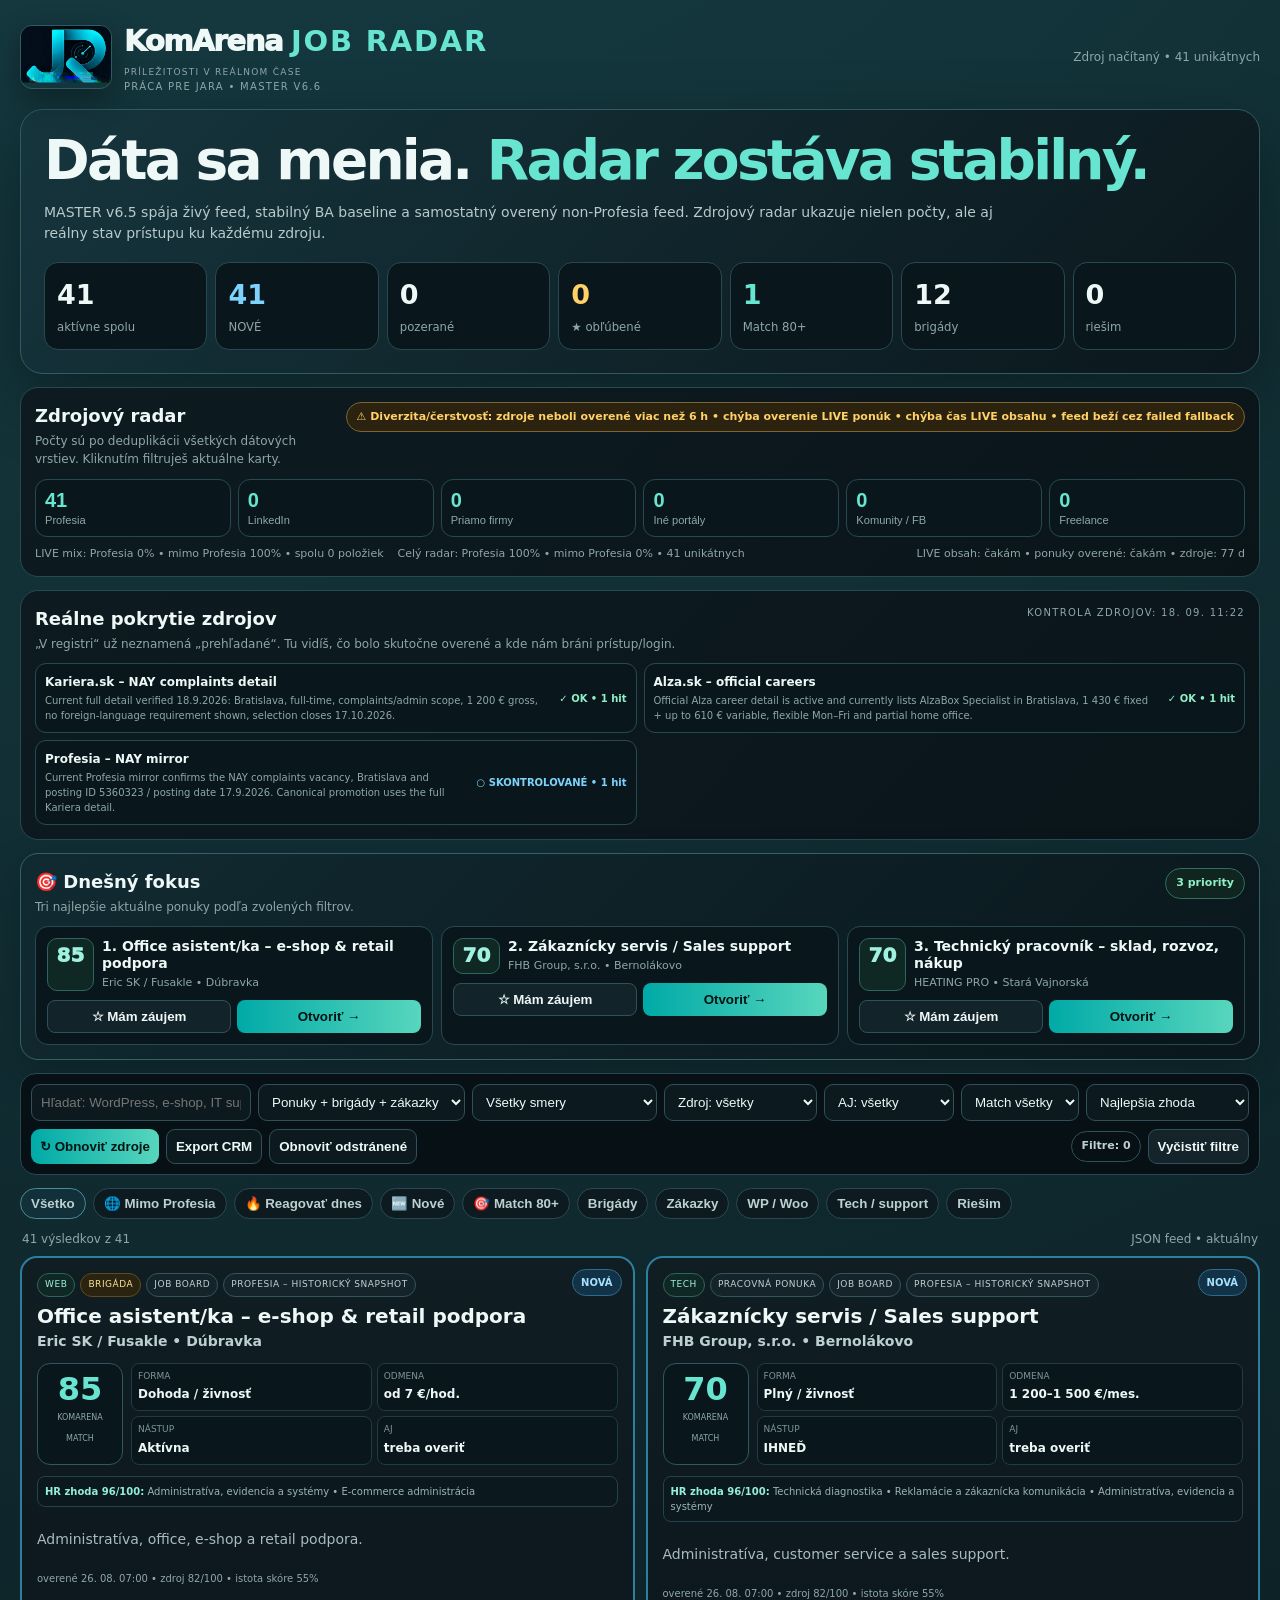
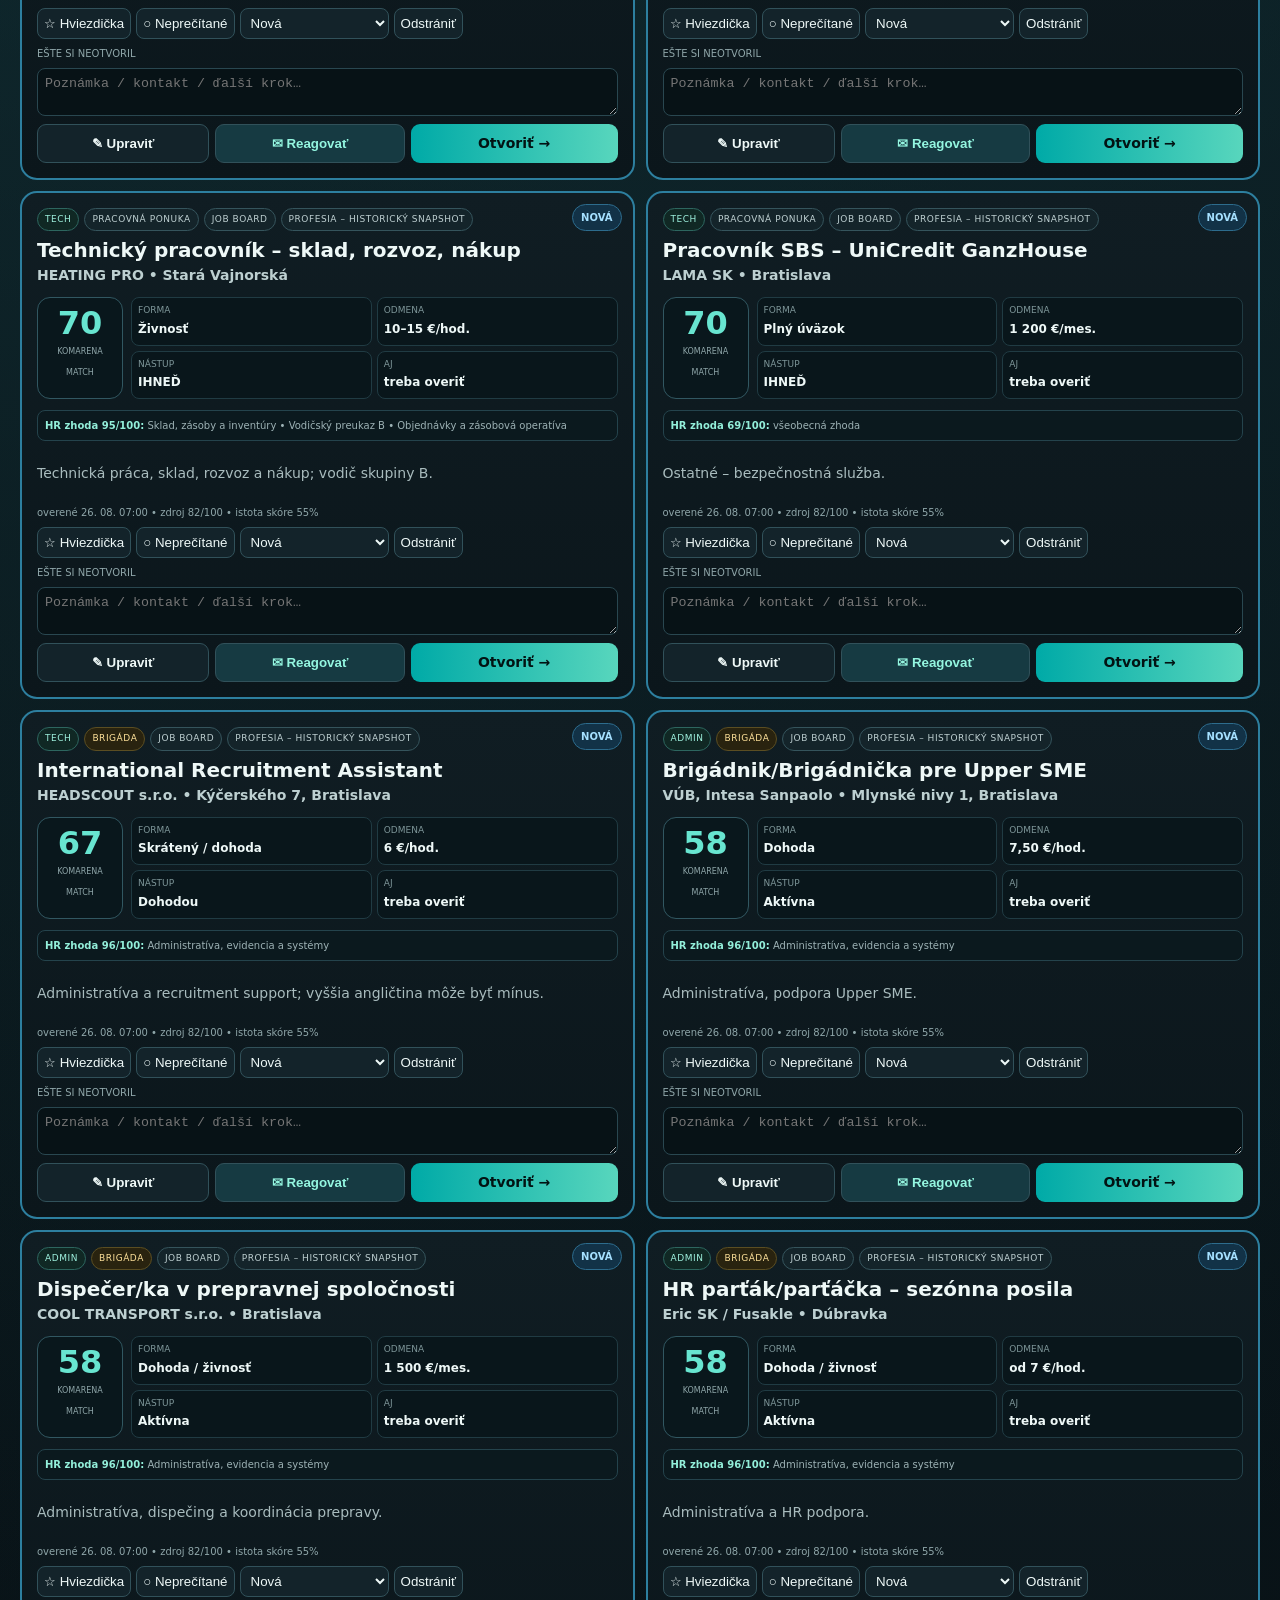
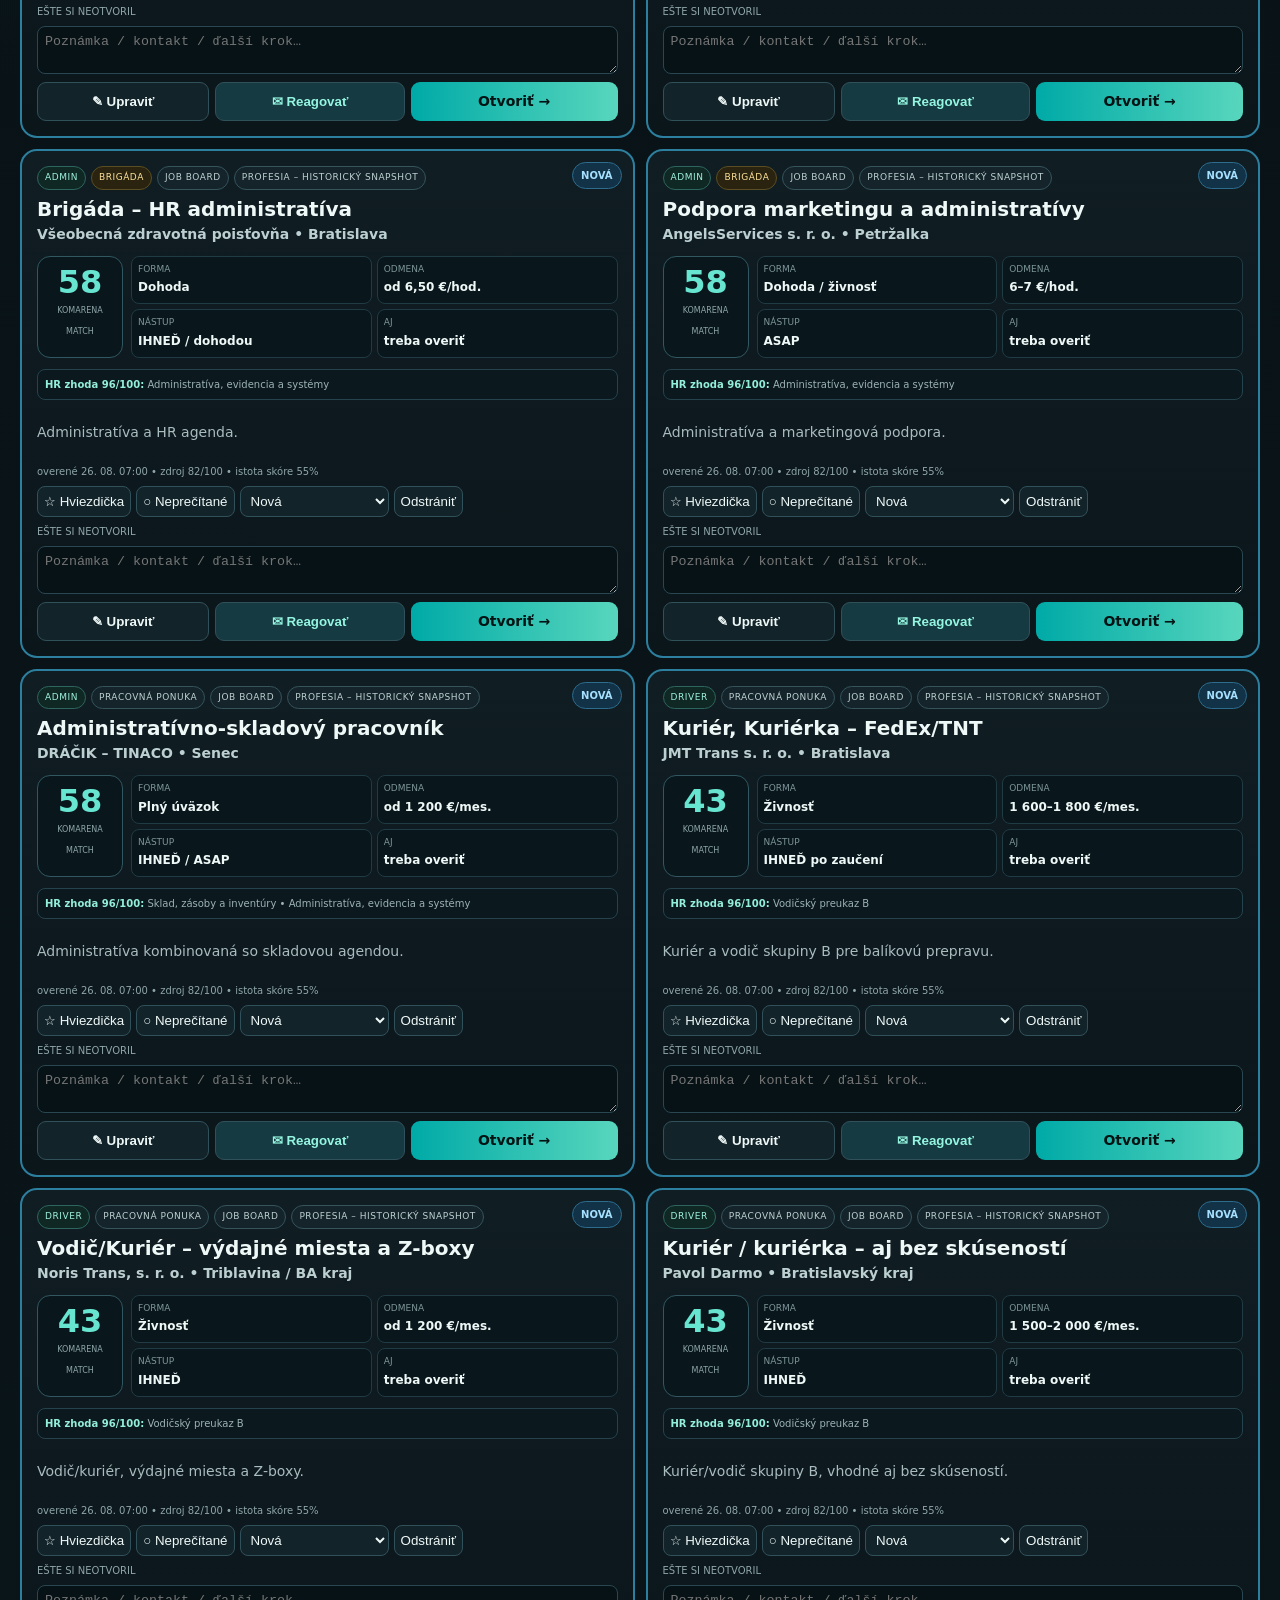
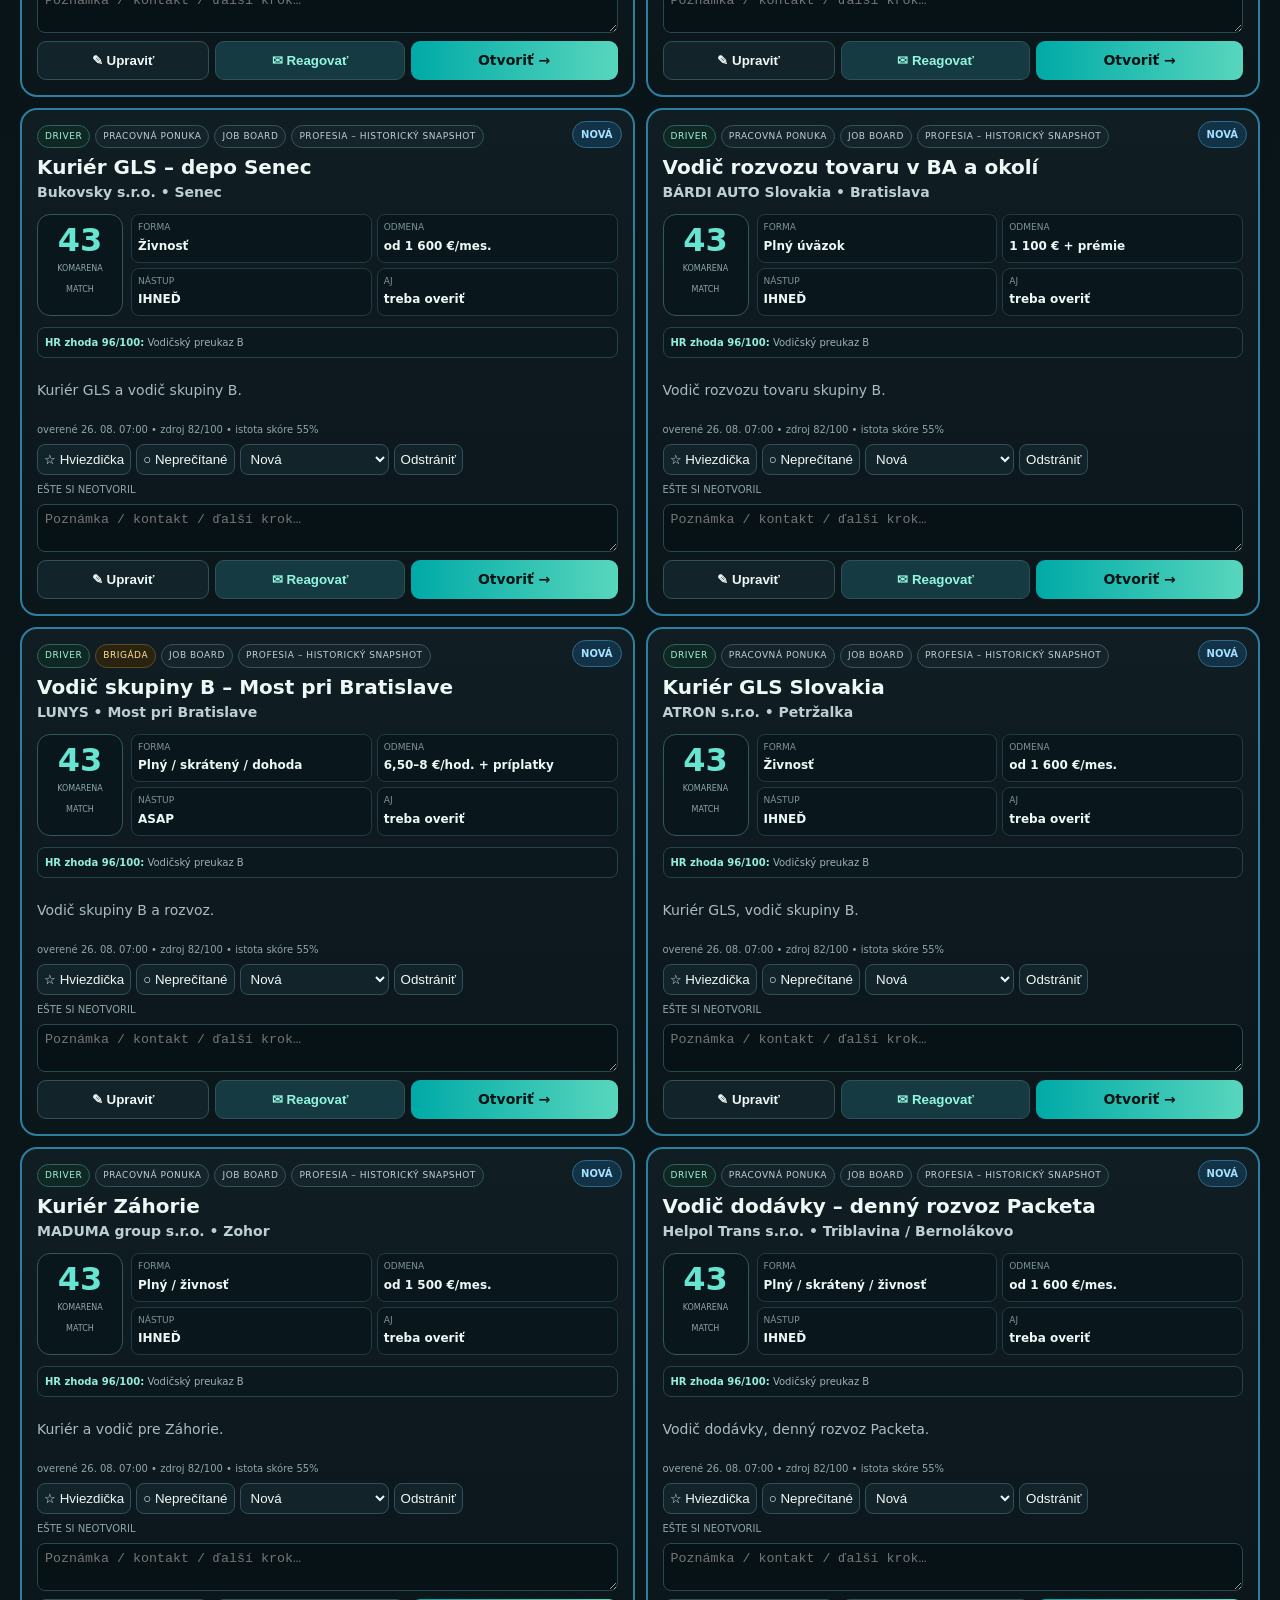
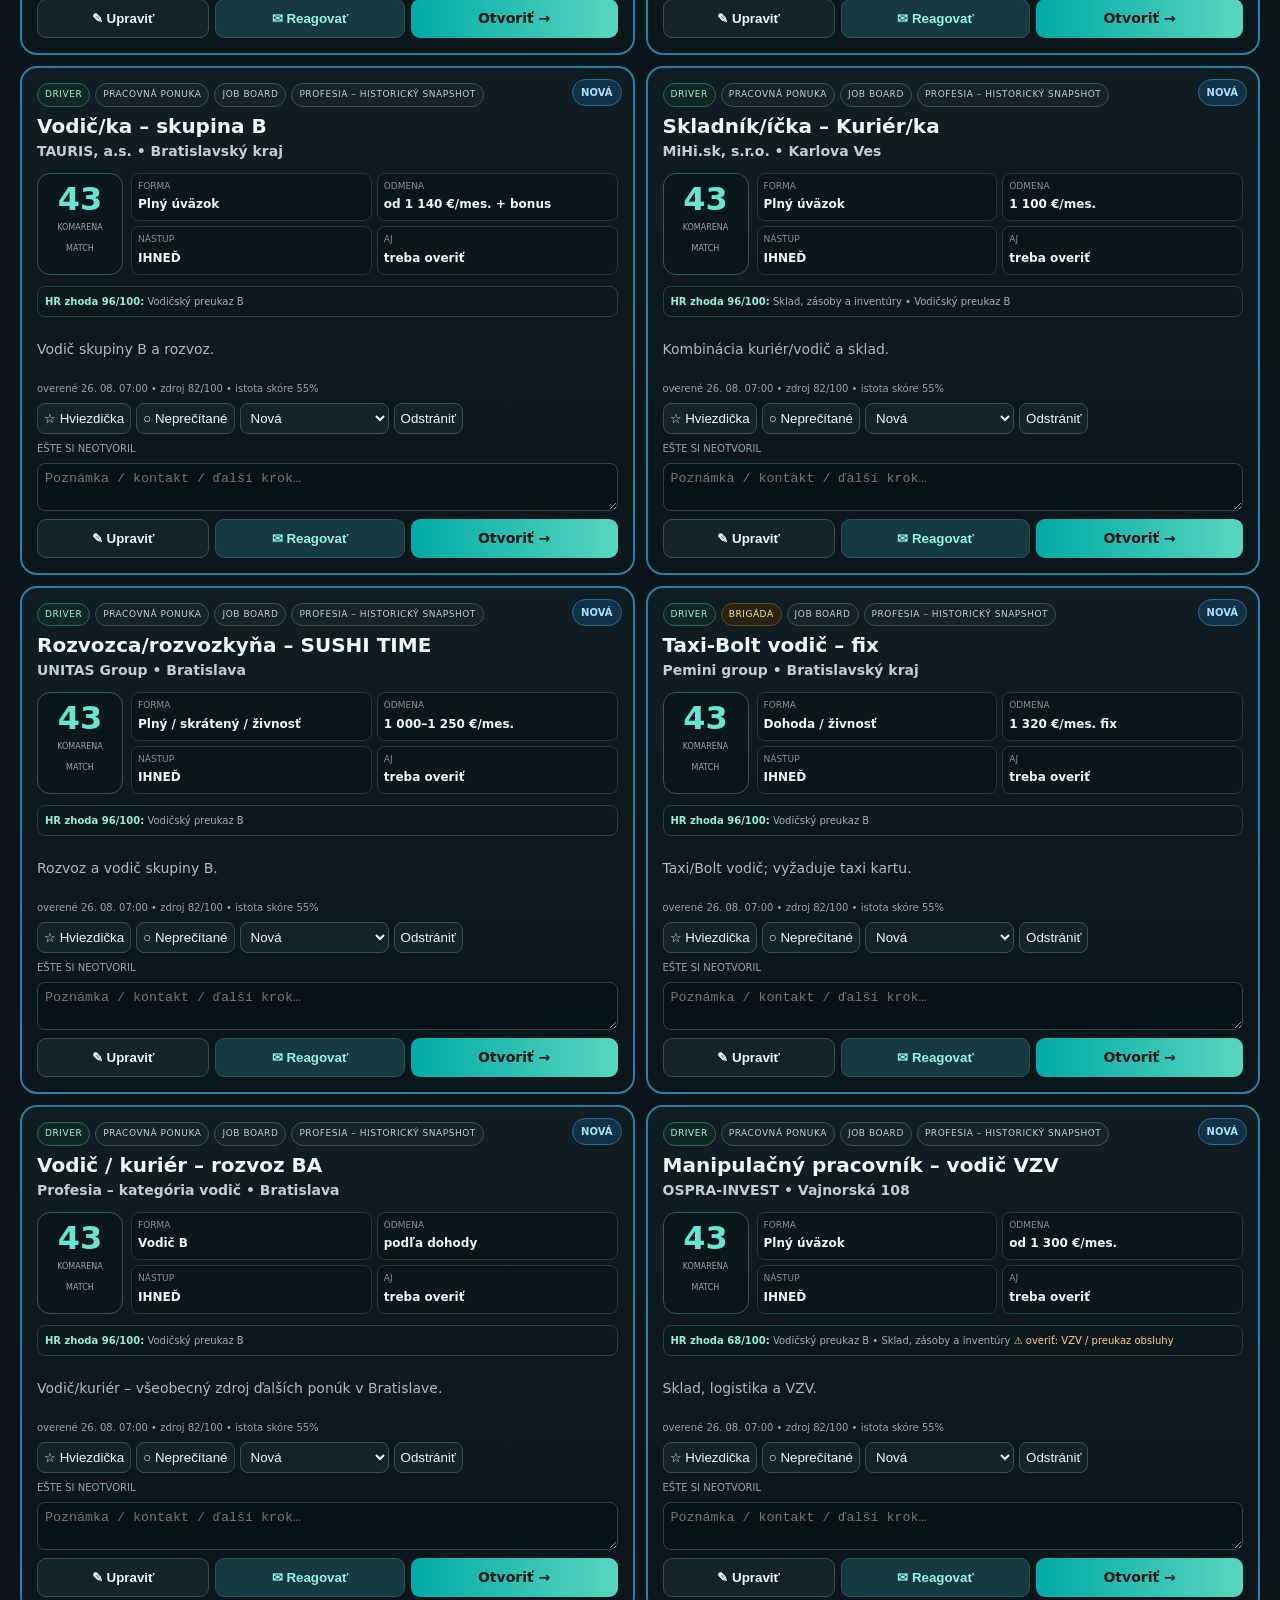
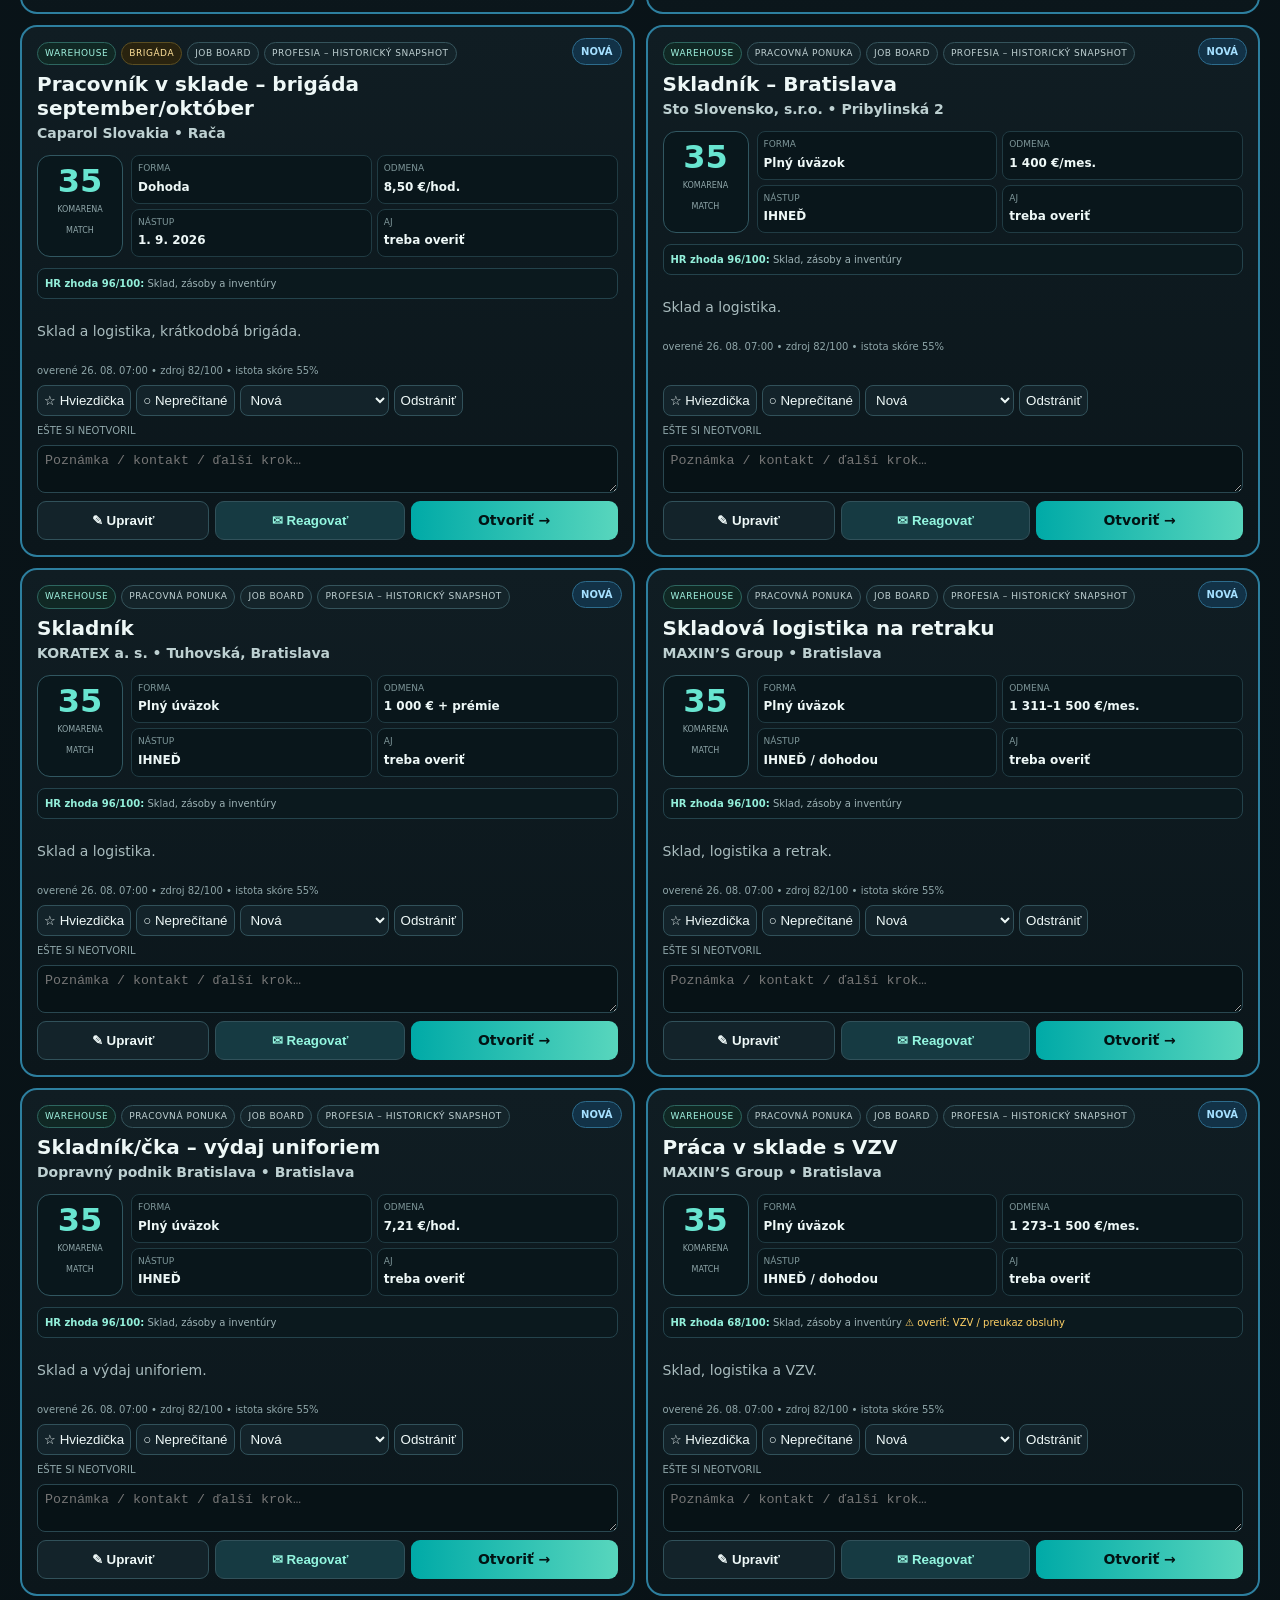
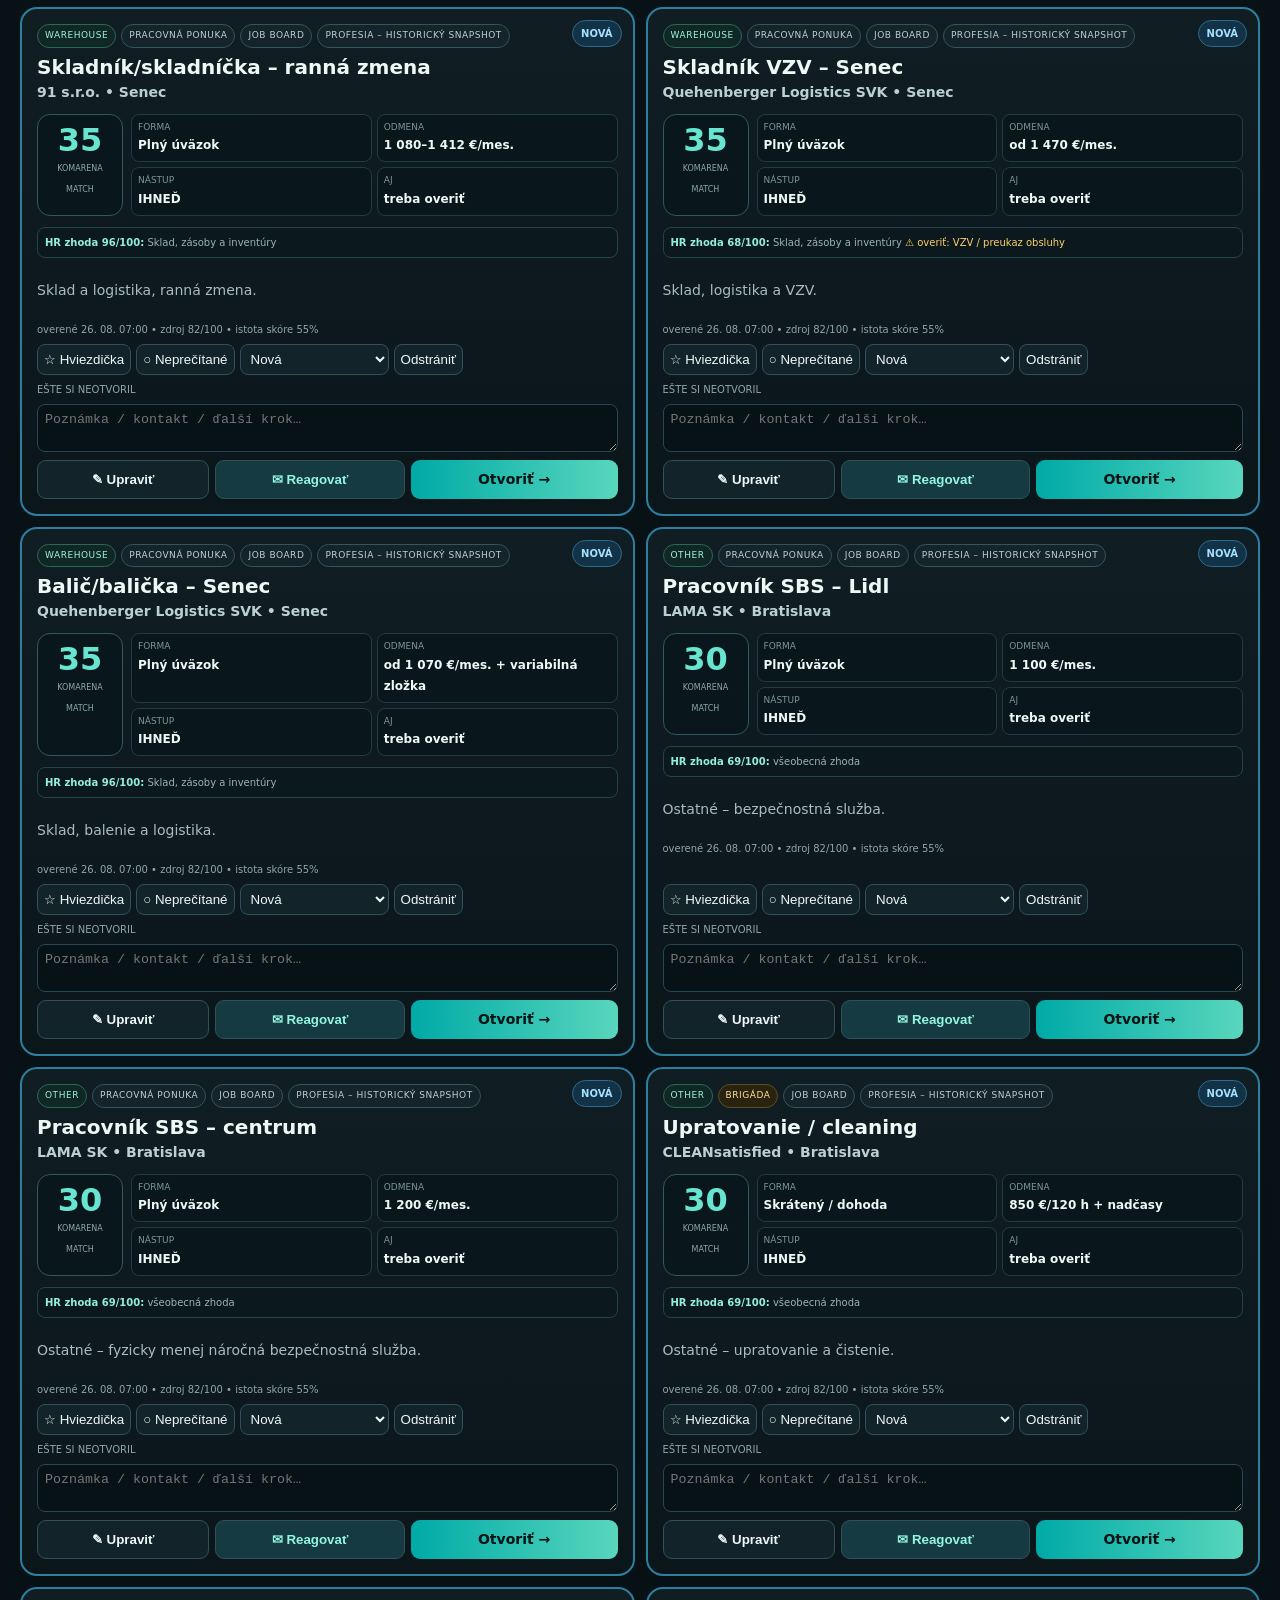
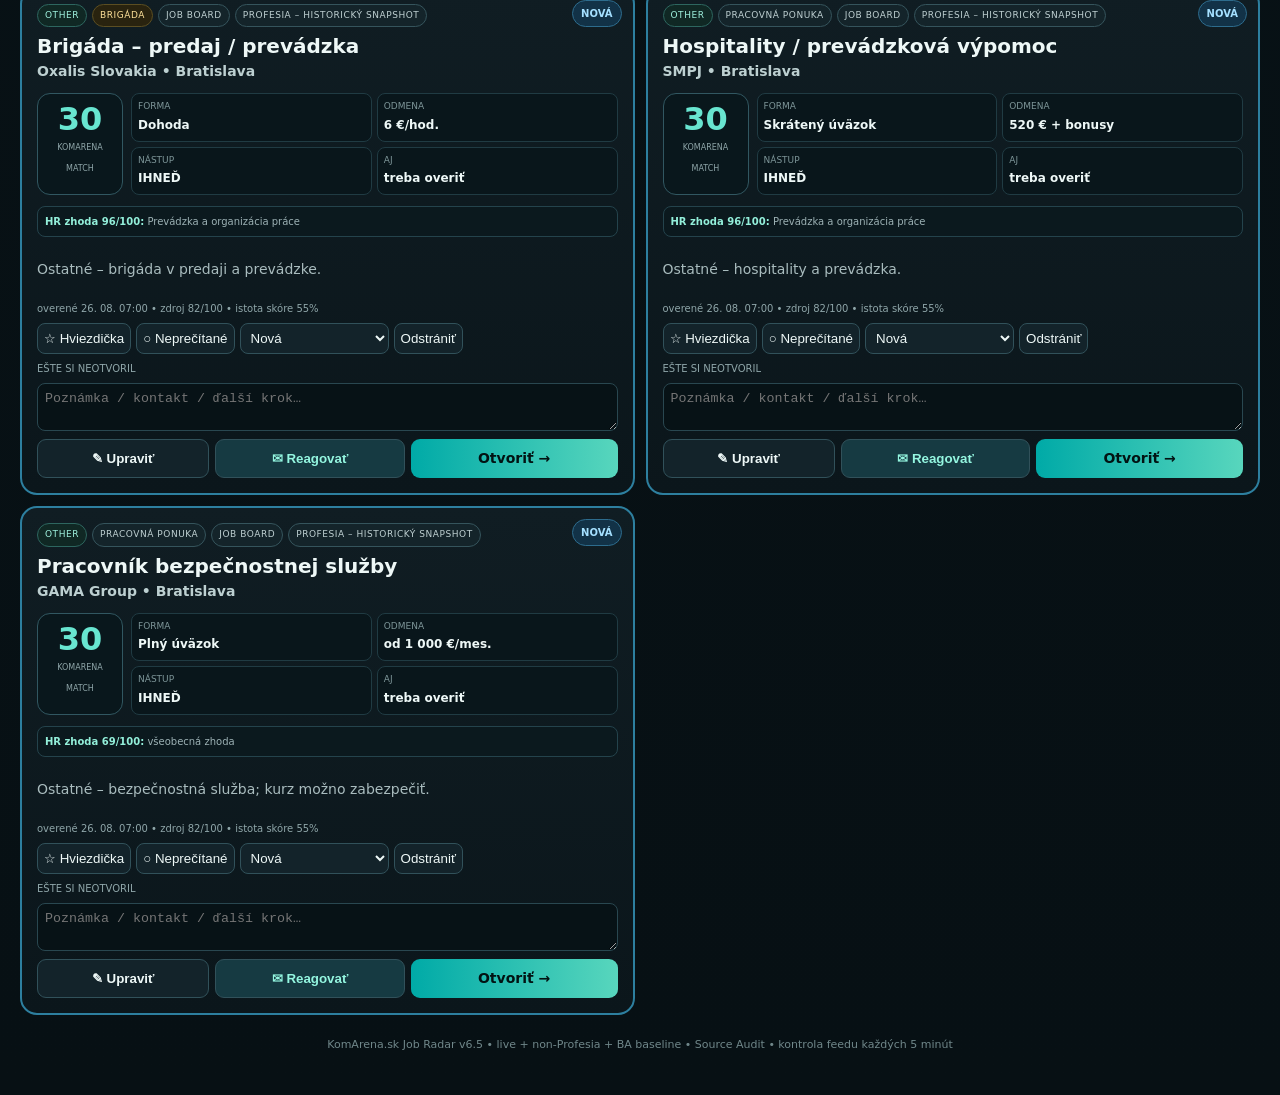
<file: index.html>
<!doctype html><html lang="sk"><head><meta charset="utf-8"><meta name="viewport" content="width=device-width,initial-scale=1"><meta http-equiv="refresh" content="0; url=./komarena-job-radar-v6.5.html"><link rel="canonical" href="./komarena-job-radar-v6.5.html"><title>KomArena.sk Job Radar</title><script>location.replace('./komarena-job-radar-v6.5.html')</script></head><body style="background:#071014;color:#eef8f7;font-family:system-ui;padding:24px">Otváram <a style="color:#68e5d0" href="./komarena-job-radar-v6.5.html">KomArena.sk Job Radar MASTER v6.5</a>…</body></html>
</file>
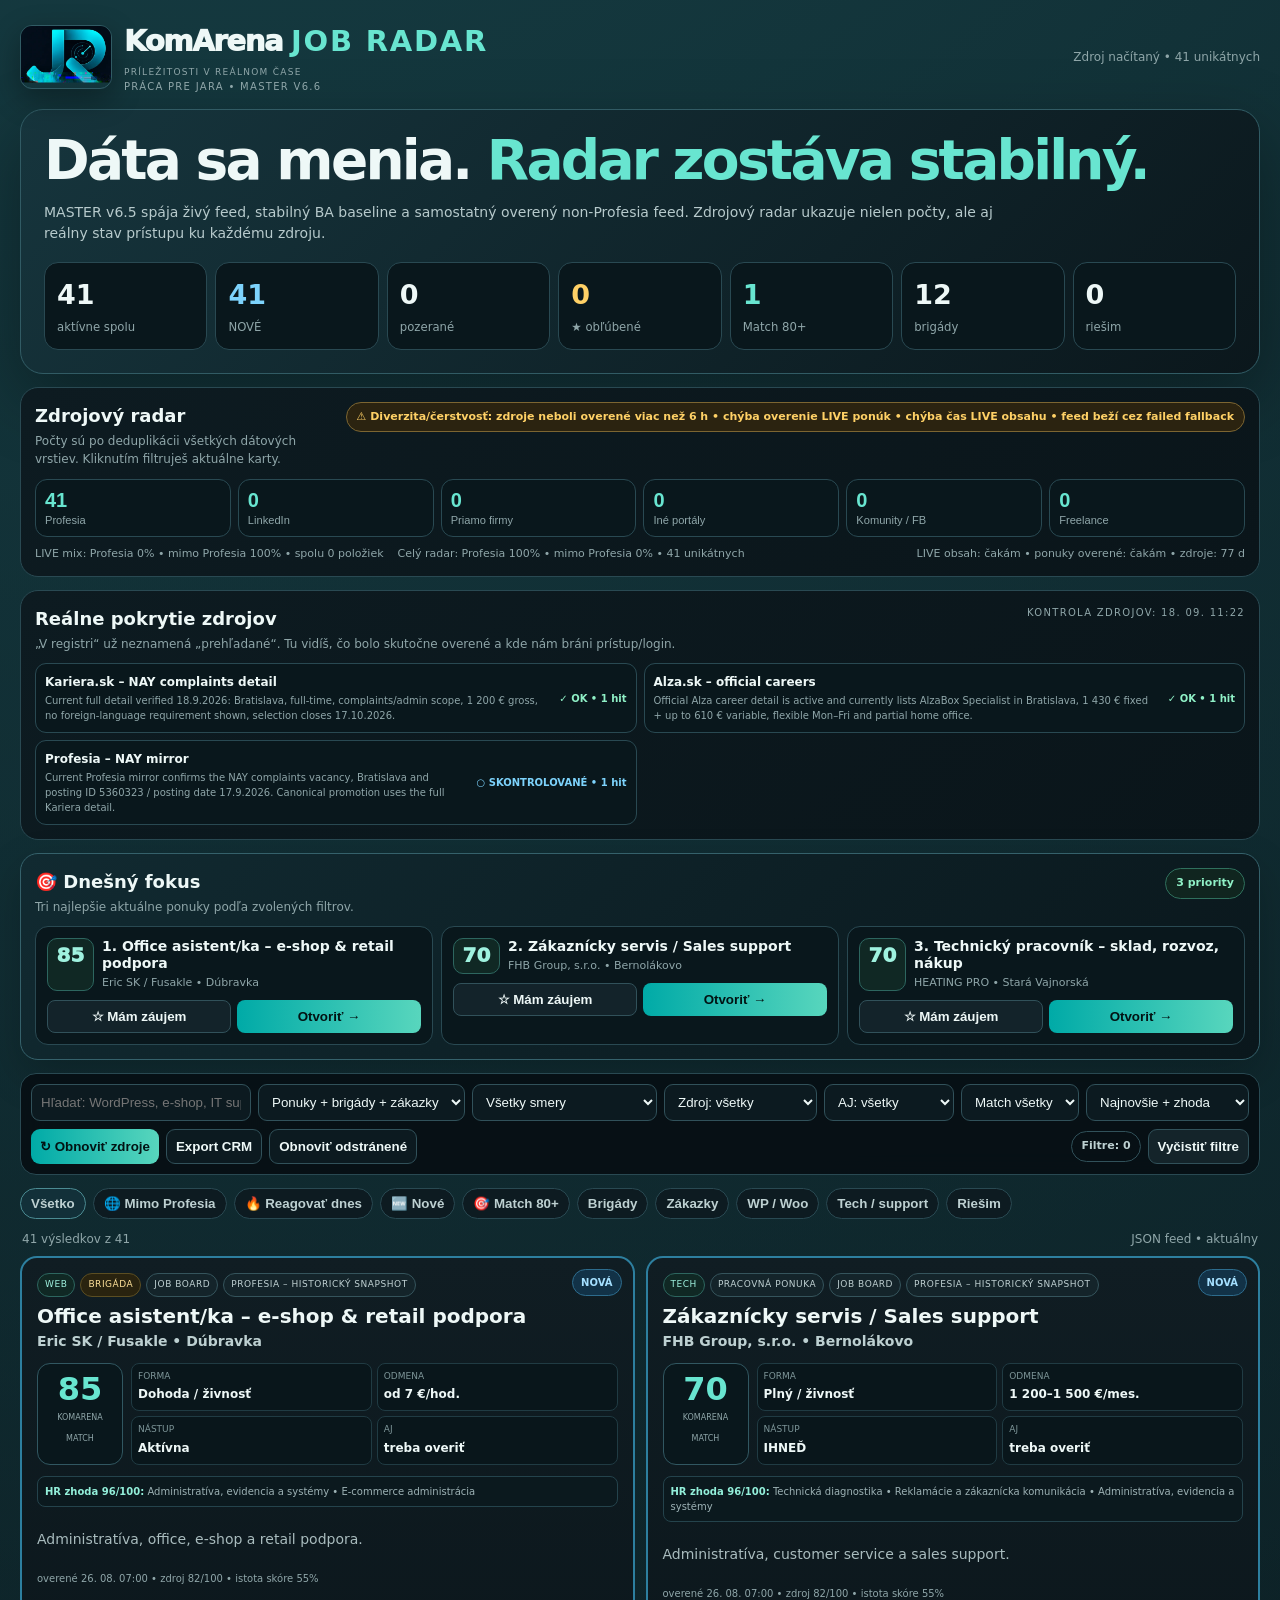
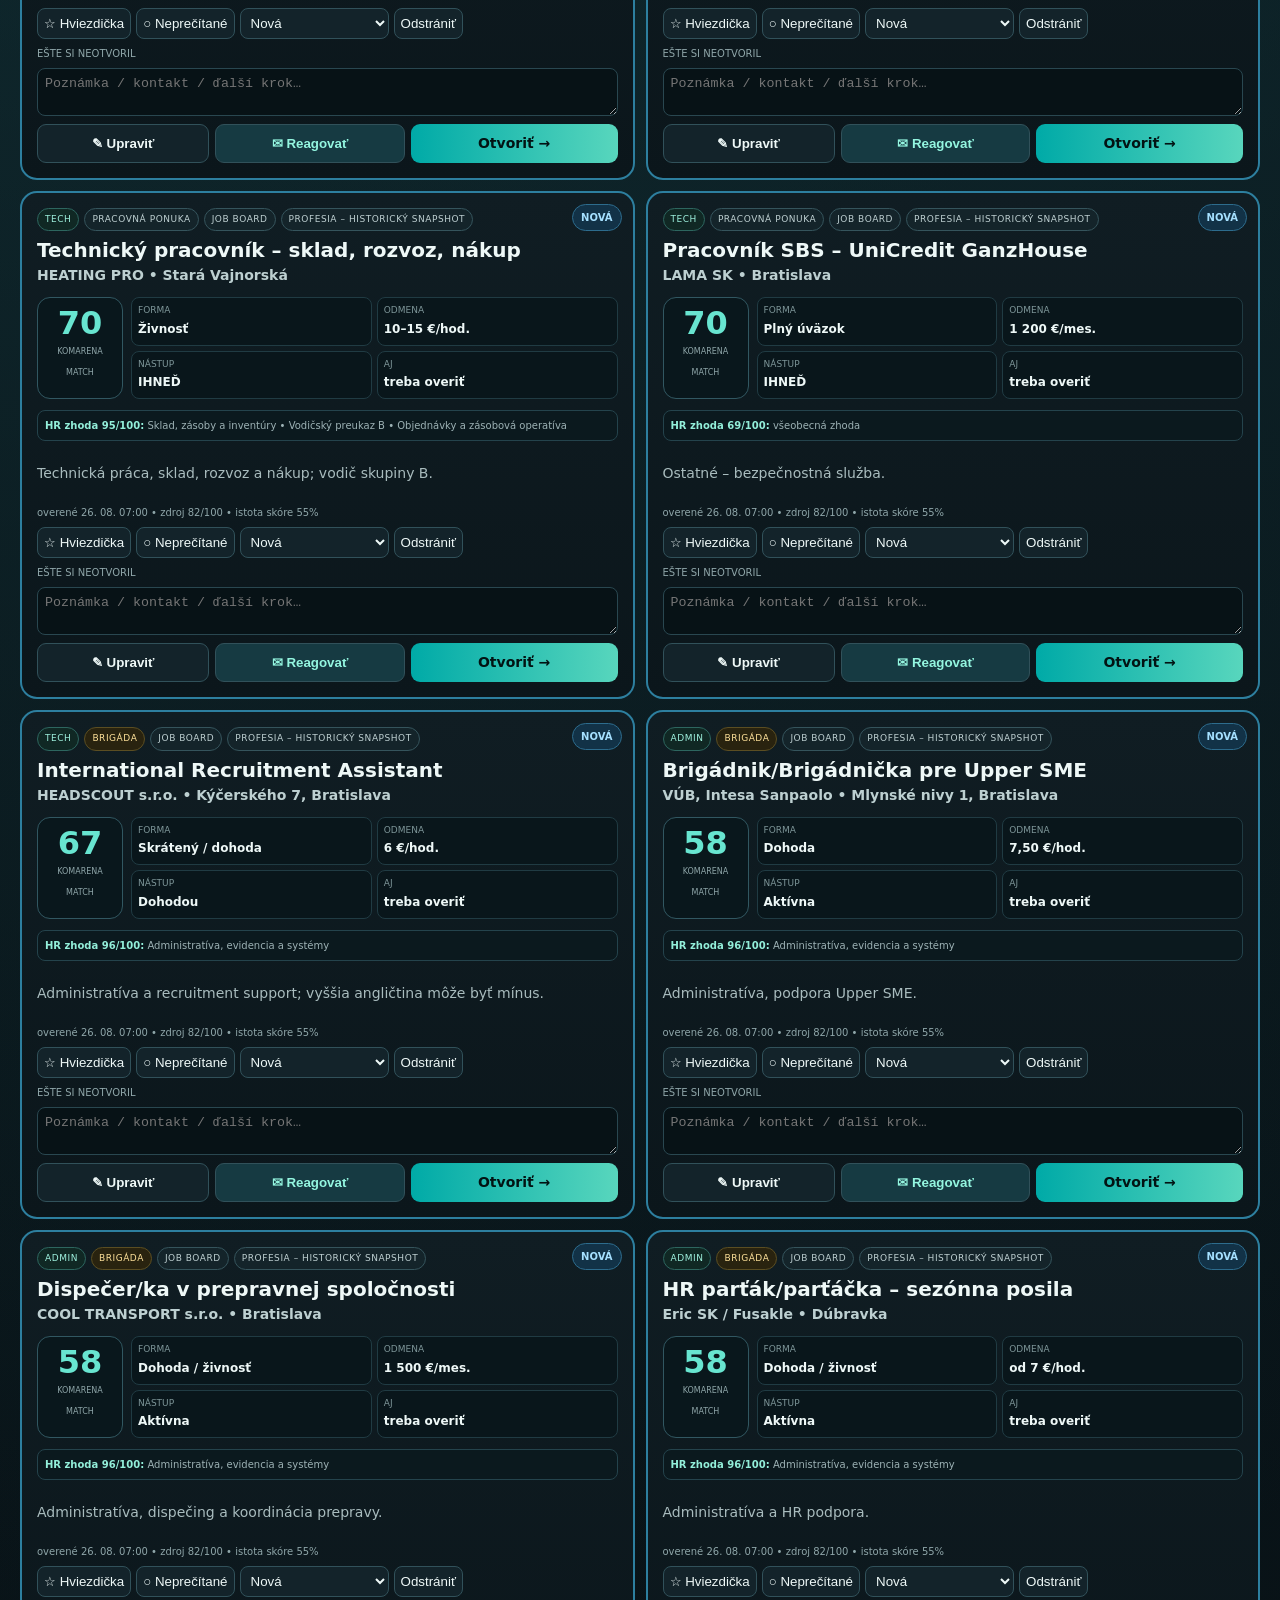
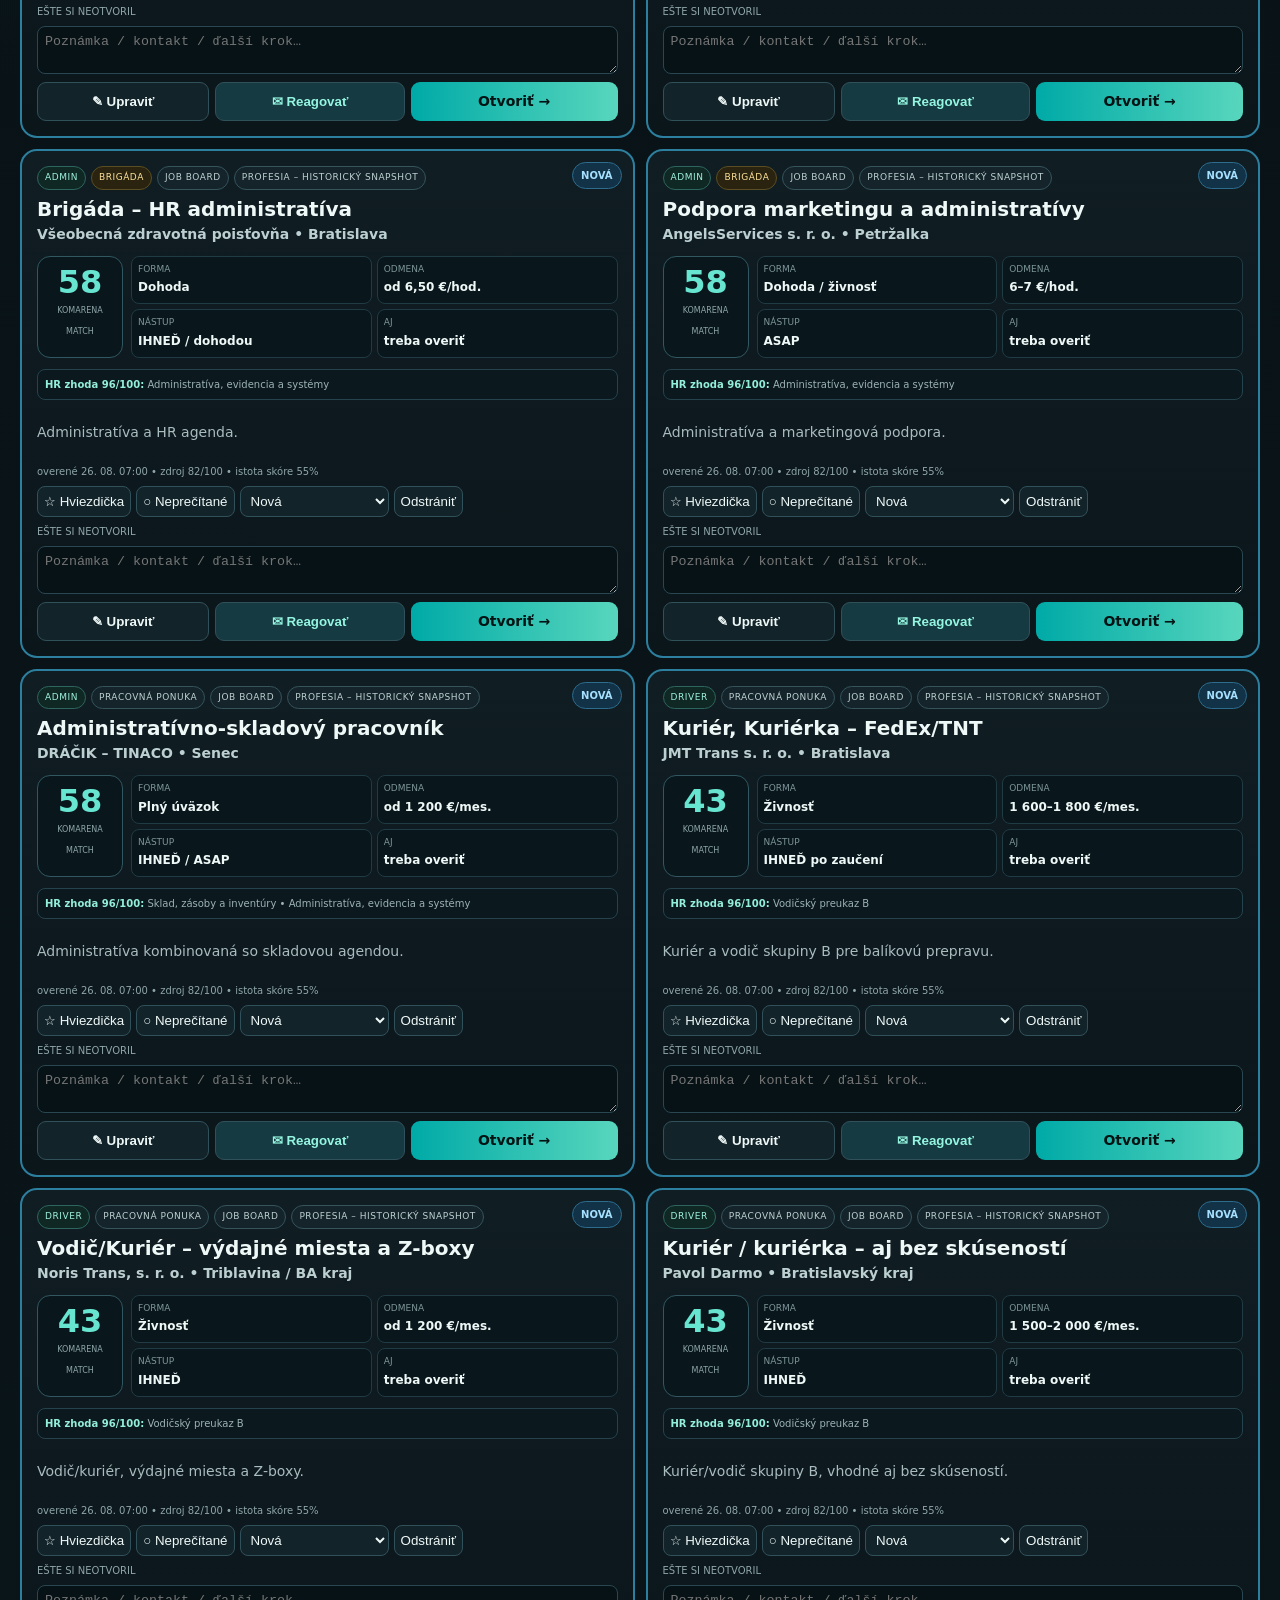
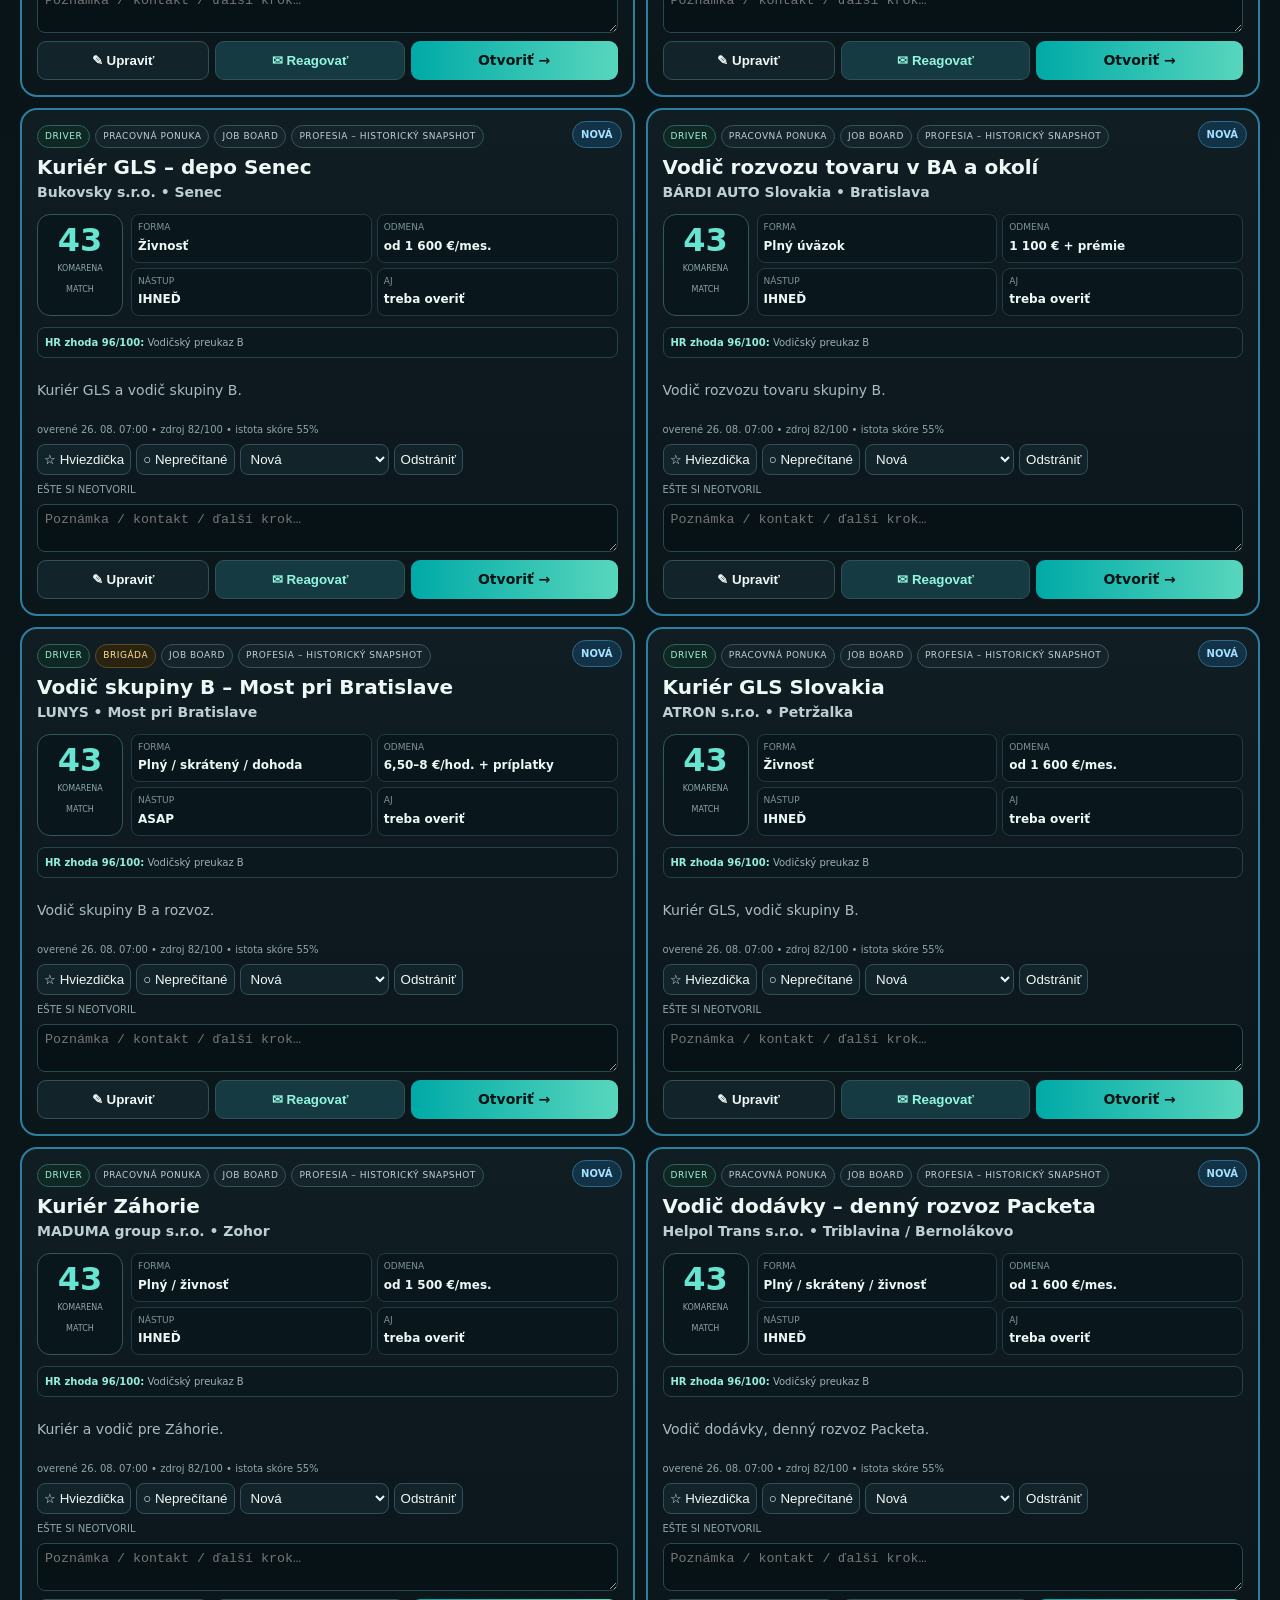
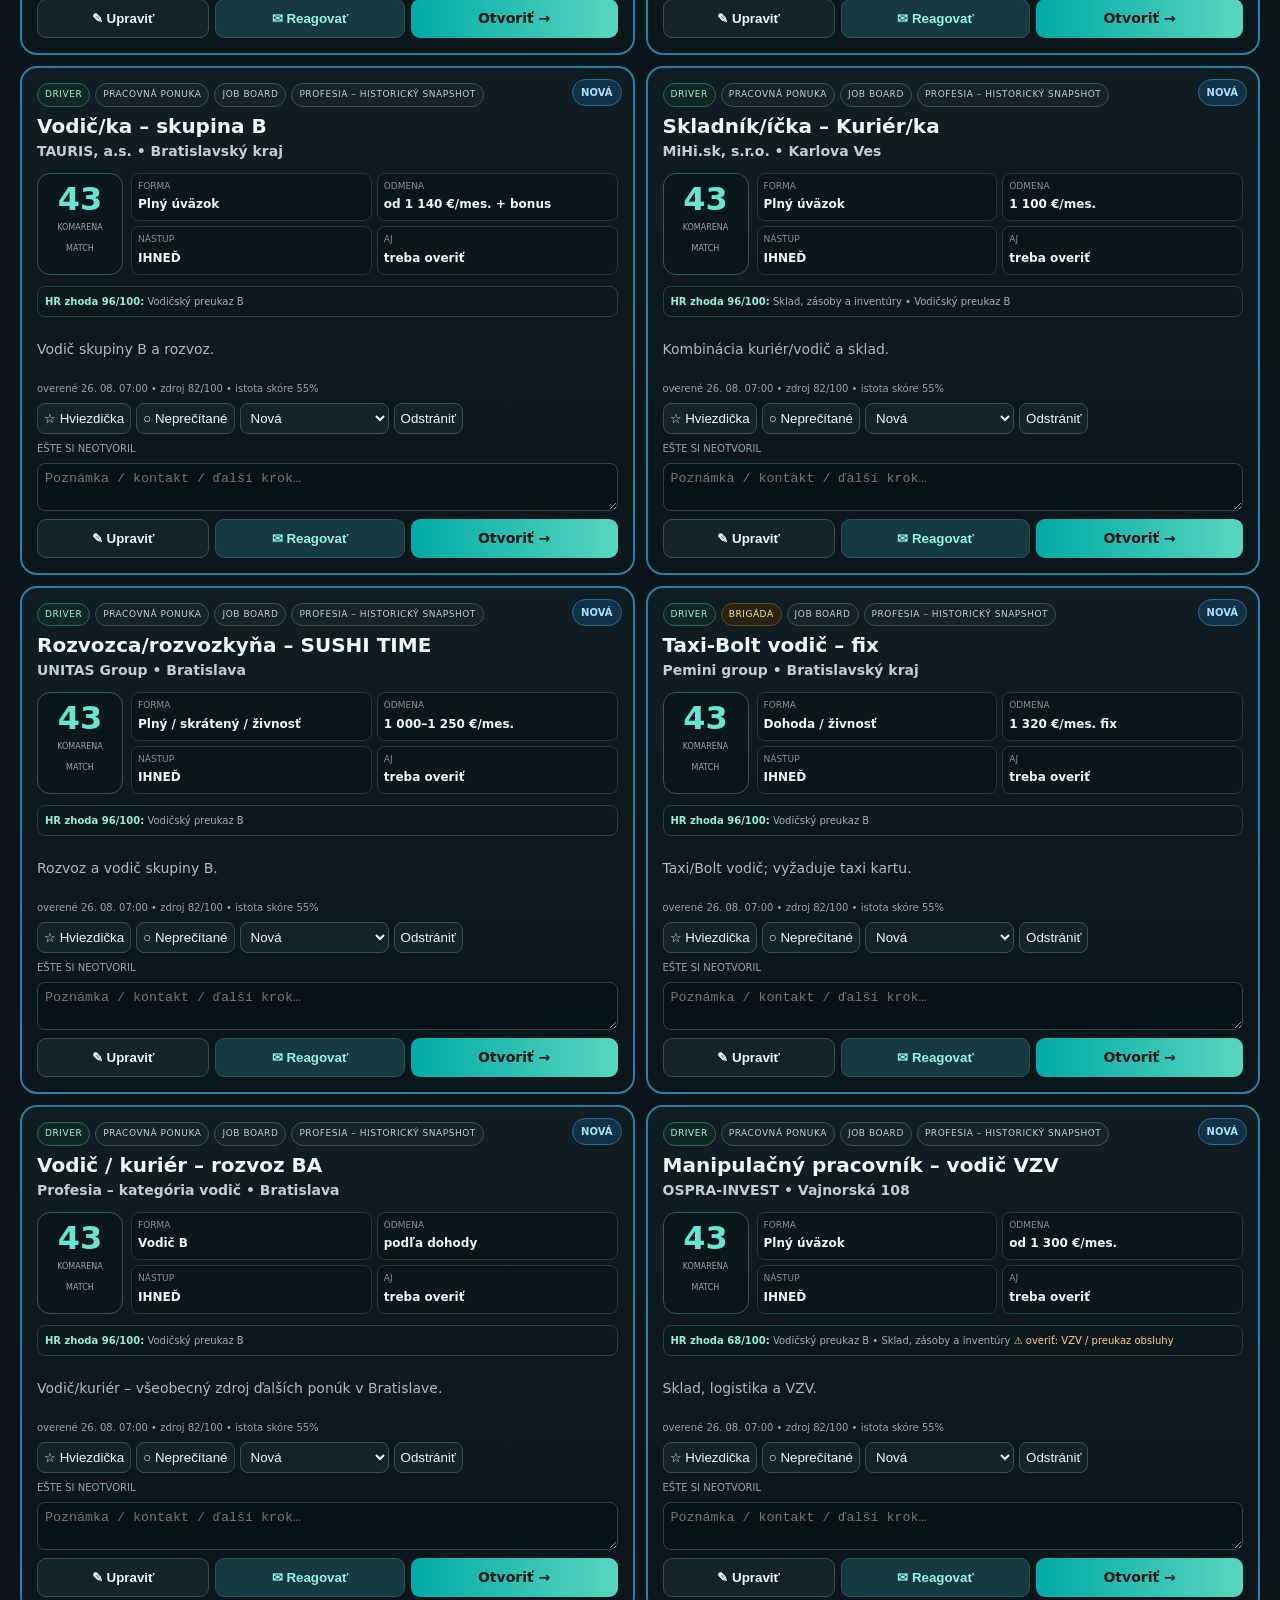
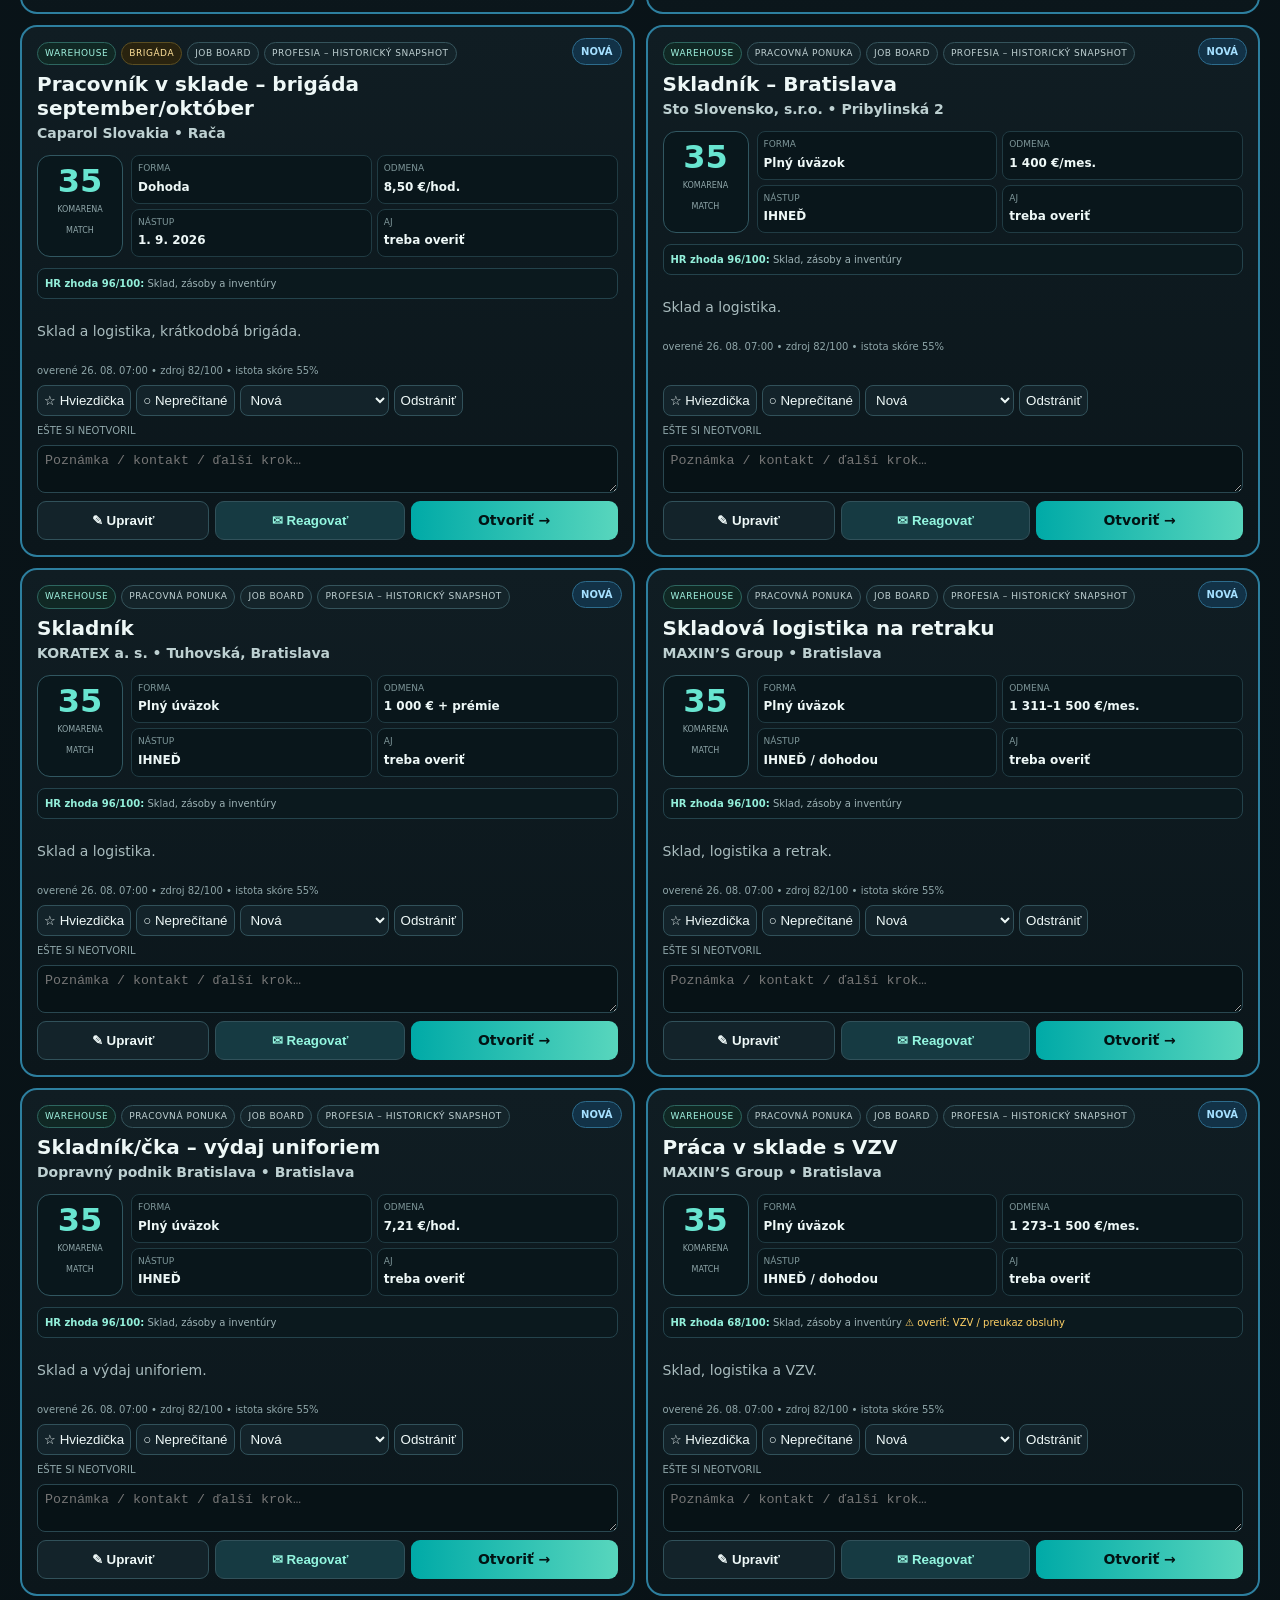
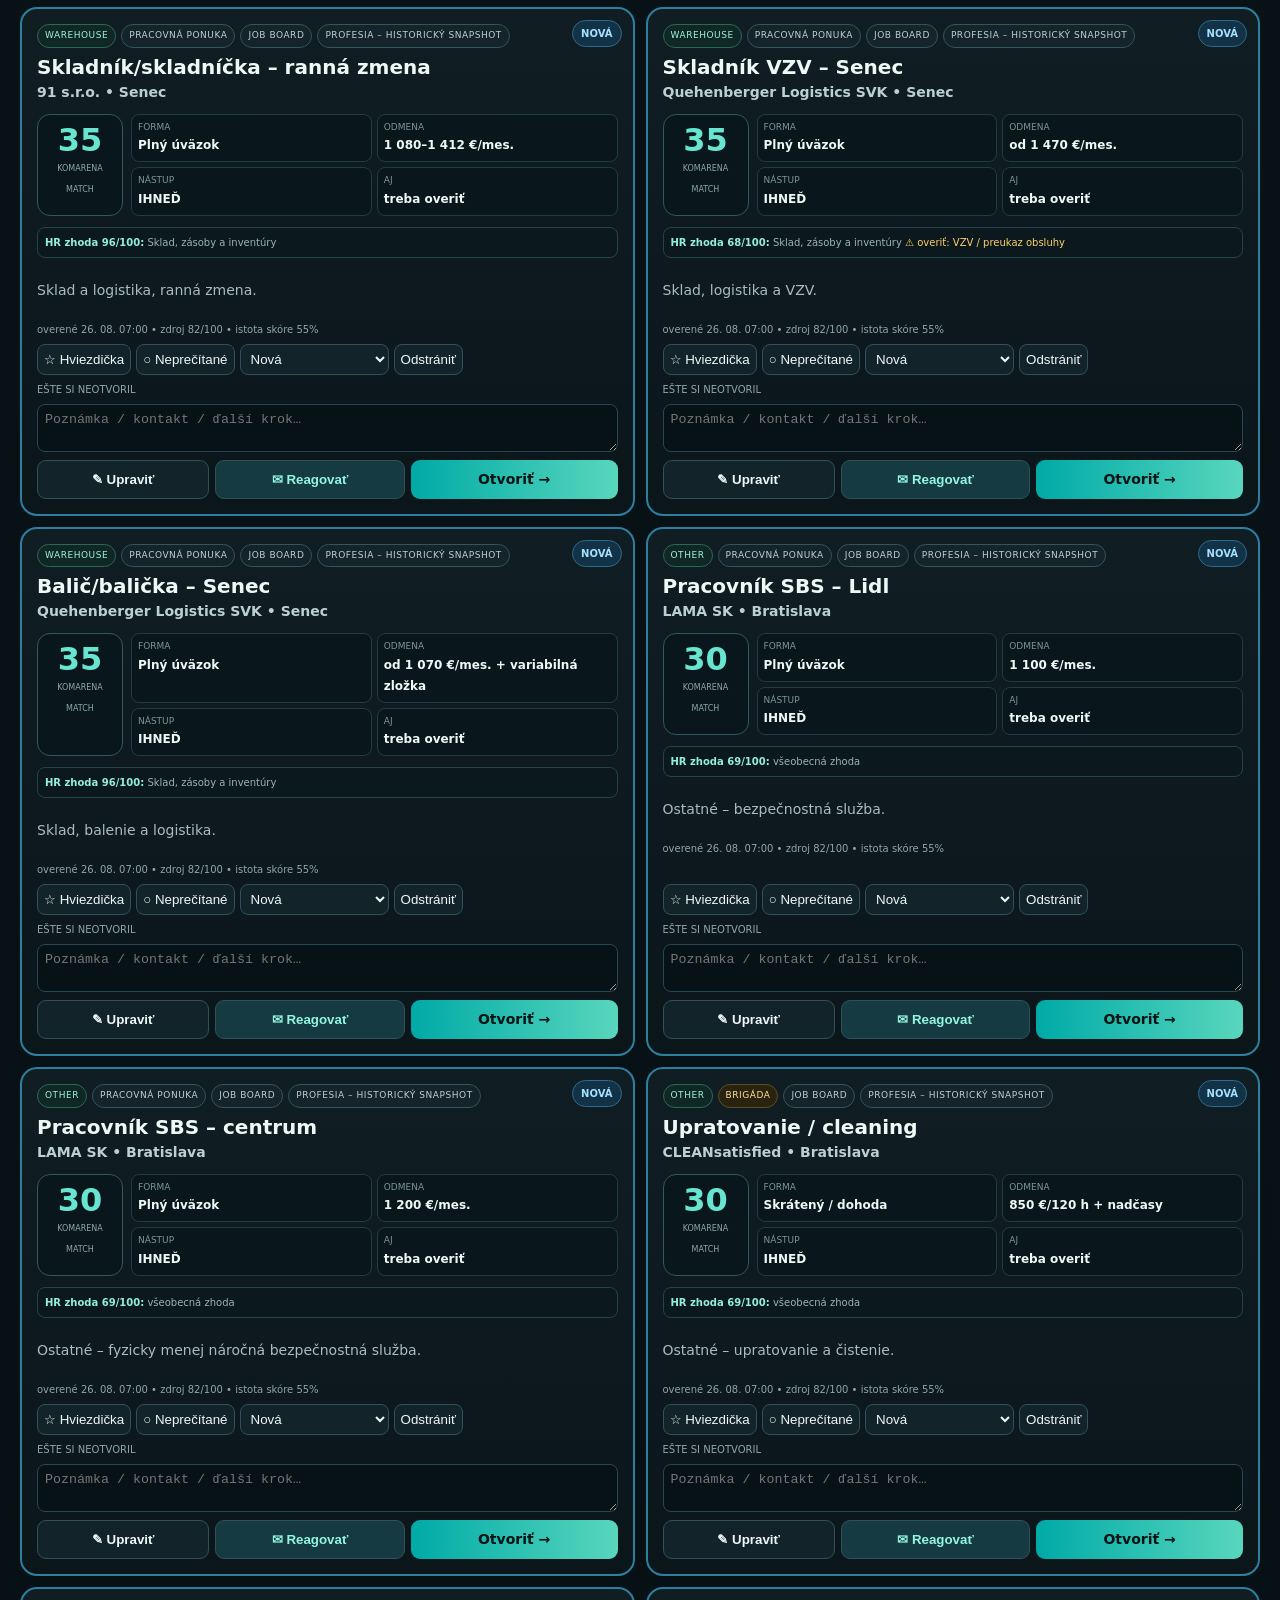
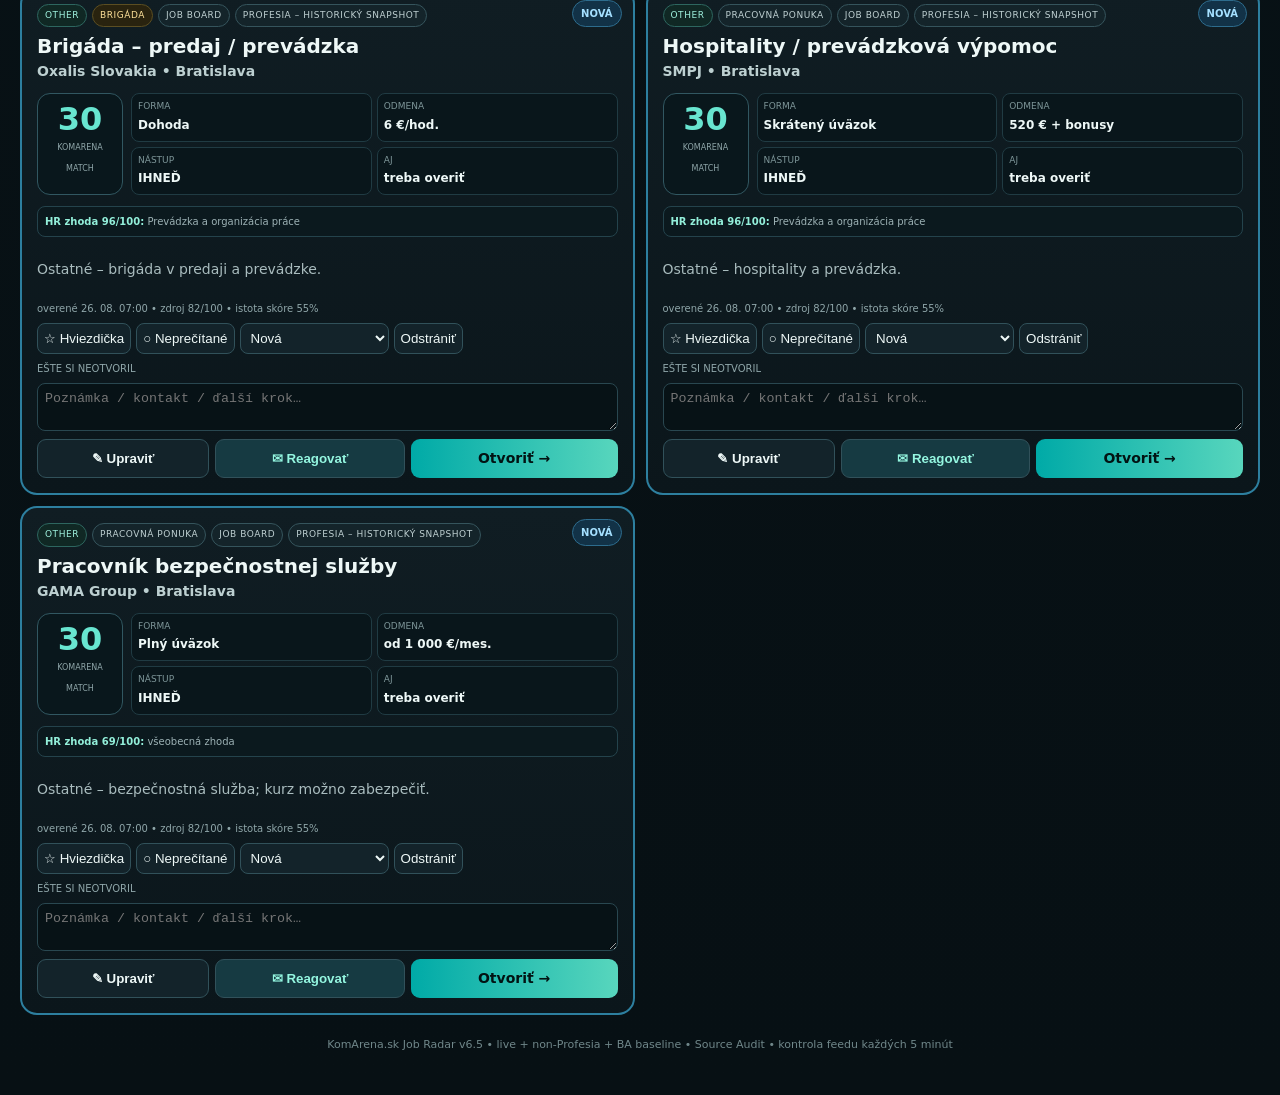
<file: komarena-job-radar-live.html>
<!DOCTYPE html>
<html lang="sk"><head><meta charset="utf-8"/><meta content="width=device-width,initial-scale=1" name="viewport"/><meta content="#071014" name="theme-color"/><title>KomArena.sk Job Radar v6.5</title><link href="job-radar-v6.css?v=6500" rel="stylesheet"/><style>
.sourceRadar,.sourceAudit{margin:13px 0;background:linear-gradient(135deg,#0d1b21,#0a151a);border:1px solid #294952;border-radius:18px;padding:14px}.sourceHead,.auditHead{display:flex;justify-content:space-between;align-items:flex-start;gap:12px}.sourceHead h2,.auditHead h2{margin:0;font-size:18px}.sourceHead p,.auditHead p{margin:3px 0 0;color:#8fa6a9;font-size:12px}.sourceHealth{border:1px solid #31515a;border-radius:999px;padding:6px 10px;font-size:11px;font-weight:850;color:#bdd0d1;white-space:nowrap}.sourceHealth.ok{border-color:#2f705d;color:#8ff0c6;background:#10251f}.sourceHealth.warn{border-color:#7c6531;color:#ffd166;background:#2b2310}.sourceMetrics{display:grid;grid-template-columns:repeat(6,1fr);gap:7px;margin-top:11px}.sourceMetric{background:#09171c;color:#eef8f7;border:1px solid #294952;border-radius:12px;padding:9px;text-align:left;cursor:pointer}.sourceMetric b{display:block;font-size:20px;color:#68e5d0}.sourceMetric small{color:#8fa6a9}.sourceMetric.on{border-color:#68e5d0;background:#102824}.sourceMeta{display:flex;justify-content:space-between;gap:10px;flex-wrap:wrap;margin-top:9px;color:#8fa6a9;font-size:11px}.sourceMeta .mix{display:flex;gap:14px;flex-wrap:wrap}.sourceHidden{display:none!important}.sourceAuditRows{display:grid;grid-template-columns:1fr 1fr;gap:7px;margin-top:10px}.sourceAuditRow{display:flex;justify-content:space-between;gap:12px;align-items:center;background:#09171c;border:1px solid #294952;border-radius:11px;padding:9px}.sourceAuditRow b{display:block;font-size:12px}.sourceAuditRow small{display:block;color:#8fa6a9;font-size:10px;margin-top:2px}.sourceAuditRow span{font-size:10px;font-weight:900;white-space:nowrap}.sourceAuditRow.ok span{color:#8ff0c6}.sourceAuditRow.checked span{color:#7dd3fc}.sourceAuditRow.blocked span{color:#ffb4a2}.sourceAuditRow.limited span{color:#ffd166}.filters{grid-template-columns:2fr repeat(6,1fr)}@media(max-width:1100px){.sourceMetrics{grid-template-columns:repeat(3,1fr)}.sourceAuditRows{grid-template-columns:1fr}.filters{grid-template-columns:repeat(3,1fr)}}@media(max-width:760px){.sourceHead,.auditHead{flex-direction:column}.sourceHealth{white-space:normal}.sourceMetrics{grid-template-columns:1fr 1fr}.filters{grid-template-columns:1fr 1fr}.filters input{grid-column:1/-1}.sourceAuditRow{align-items:flex-start;flex-direction:column}}
</style></head><body><div class="app"><div class="top"><div><div class="brand">KomArena<b>.sk</b></div><div class="micro">JOB RADAR • PRÁCA PRE JARA • MASTER v6.5</div></div><div class="sync" id="sync">Načítavam zdroje…</div></div>
<section class="hero"><h1>Dáta sa menia. <span>Radar zostáva stabilný.</span></h1><p>MASTER v6.5 spája živý feed, stabilný BA baseline a samostatný overený non‑Profesia feed. Zdrojový radar ukazuje nielen počty, ale aj reálny stav prístupu ku každému zdroju.</p><div class="metrics"><div class="metric" data-qk="all"><b id="all">0</b><small>aktívne spolu</small></div><div class="metric new" data-qk="new"><b id="new">0</b><small>NOVÉ</small></div><div class="metric" data-qk="seen"><b id="seen">0</b><small>pozerané</small></div><div class="metric star" data-qk="star"><b id="star">0</b><small>★ obľúbené</small></div><div class="metric topm" data-qk="top"><b id="topm">0</b><small>Match 80+</small></div><div class="metric" data-qk="brigada"><b id="brig">0</b><small>brigády</small></div><div class="metric" data-qk="pipe"><b id="pipe">0</b><small>riešim</small></div></div></section>
<section class="sourceRadar" id="sourceRadar"><div class="sourceHead"><div><h2>Zdrojový radar</h2><p>Počty sú po deduplikácii všetkých dátových vrstiev. Kliknutím filtruješ aktuálne karty.</p></div><div class="sourceHealth" id="sourceHealth">Kontrolujem diverzitu…</div></div><div class="sourceMetrics"><button class="sourceMetric" data-source-pick="profesia"><b id="src-profesia">0</b><small>Profesia</small></button><button class="sourceMetric" data-source-pick="linkedin"><b id="src-linkedin">0</b><small>LinkedIn</small></button><button class="sourceMetric" data-source-pick="company"><b id="src-company">0</b><small>Priamo firmy</small></button><button class="sourceMetric" data-source-pick="other"><b id="src-other">0</b><small>Iné portály</small></button><button class="sourceMetric" data-source-pick="community"><b id="src-community">0</b><small>Komunity / FB</small></button><button class="sourceMetric" data-source-pick="freelance"><b id="src-freelance">0</b><small>Freelance</small></button></div><div class="sourceMeta"><div class="mix"><span id="sourceMix">LIVE mix: čakám…</span><span id="sourceTotal">Celý radar: čakám…</span></div><span id="sourceFresh">Čerstvosť LIVE: čakám…</span></div></section>
<section class="sourceAudit"><div class="auditHead"><div><h2>Reálne pokrytie zdrojov</h2><p>„V registri“ už neznamená „prehľadané“. Tu vidíš, čo bolo skutočne overené a kde nám bráni prístup/login.</p></div><div class="micro" id="sourceAuditStamp">Načítavam audit…</div></div><div class="sourceAuditRows" id="sourceAuditRows"></div></section>
<section class="toolbar"><div class="filters"><input id="q" placeholder="Hľadať: WordPress, e-shop, IT support, kuriér…"/><select id="origin"><option value="all">Ponuky + brigády + zákazky</option><option value="ponuka">Pracovné ponuky</option><option value="brigáda">Brigády</option><option value="zakazka">Zákazky / dopyty</option></select><select id="track"><option value="all">Všetky smery</option><option value="web">WP / Woo / e-commerce</option><option value="tech">Tech / IT / IoT</option><option value="admin">Administratíva</option><option value="driver">Vodič / kuriér</option><option value="warehouse">Sklad</option><option value="other">Ostatné</option></select><select id="sourceFilter"><option value="all">Zdroj: všetky</option><option value="nonprof">Mimo Profesia</option><option value="profesia">Profesia</option><option value="linkedin">LinkedIn</option><option value="company">Priamo firmy / úrad</option><option value="other">Iné portály</option><option value="community">Komunity / FB</option><option value="freelance">Freelance</option></select><select id="eng"><option value="all">AJ: všetky</option><option value="ok">A2 / bez vyššej</option><option value="unknown">Treba overiť</option><option value="high">Vyššia AJ</option></select><select id="min"><option value="0">Match všetky</option><option value="90">90+</option><option value="80">80+</option><option value="70">70+</option></select><select id="sort"><option value="score">Najlepšia zhoda</option><option value="new">Najprv nepozerané</option><option value="star">Najprv ★</option><option value="view">Naposledy pozerané</option></select></div><div class="tools"><button class="primary" id="refresh">↻ Obnoviť zdroje</button><button id="export">Export CRM</button><button id="restore">Obnoviť odstránené</button></div></section>
<div class="quick"><button class="on" data-qk="all">Všetko</button><button data-source-pick="nonprof">🌐 Mimo Profesia</button><button data-qk="today">🔥 Reagovať dnes</button><button data-qk="new">🆕 Nové</button><button data-qk="top">🎯 Match 80+</button><button data-qk="brigada">Brigády</button><button data-qk="zakazka">Zákazky</button><button data-qk="web">WP / Woo</button><button data-qk="tech">Tech / support</button><button data-qk="pipe">Riešim</button></div><div class="status"><span id="result">0 výsledkov</span><span id="feed">Čakám na feed…</span></div><main class="grid" id="grid"></main><div class="empty" id="empty">Žiadny výsledok pre zvolené filtre.</div><div class="footer">KomArena.sk Job Radar v6.5 • live + non‑Profesia + BA baseline • Source Audit • kontrola feedu každých 5 minút</div></div>
<div class="modal" id="editModal"><div class="box"><div class="head"><h2>Upraviť ponuku</h2><button data-close="editModal">Zavrieť ✕</button></div><div class="body"><div class="edit"><label>Názov<input id="et"/></label><label>Firma<input id="ec"/></label><label>Lokalita<input id="el"/></label><label>Odmena<input id="ep"/></label><label>Forma<input id="ef"/></label><label>Nástup<input id="es"/></label><label>AJ<select id="ee"><option value="ok">A2 / bez vyššej</option><option value="unknown">Treba overiť</option><option value="high">Vyššia</option></select></label><label>Kategória<input id="eca"/></label><label class="full">Popis<textarea id="ed"></textarea></label></div><div class="ma"><button class="primary" id="saveEdit">Uložiť moje úpravy</button><button id="resetEdit">Vrátiť zdrojové údaje</button></div></div></div></div>
<div class="modal" id="reactModal"><div class="box"><div class="head"><h2 id="rt">Vytvoriť reakciu</h2><button data-close="reactModal">Zavrieť ✕</button></div><div class="body build"><section><h3>Personalizovaná reakcia</h3><textarea id="reaction"></textarea><div class="ma"><button class="primary" id="copy">Skopírovať</button><button id="short">Skrátiť</button></div></section><section><h3>Personalizované CV</h3><textarea id="cv"></textarea><div class="ma"><button class="primary" id="download">Stiahnuť CV HTML</button><button id="print">Tlač / PDF</button></div></section><section class="full"><h3>Argumenty</h3><div class="reasons" id="reasons"></div></section></div></div></div>
<script src="job-radar-feed-merge-v1.js?v=5"></script>
<script src="job-radar-source-layer-v1.js?v=6"></script>
<script src="job-radar-source-audit-v1.js?v=5"></script>
<script>(()=>{const nativeFetch=window.fetch.bind(window);const esc=s=>String(s??'').replace(/[&<>"']/g,c=>({'&':'&amp;','<':'&lt;','>':'&gt;','"':'&quot;',"'":'&#39;'}[c]));window.fetch=async(input,init)=>{if(typeof input==='string'&&input.includes('brigady-ba-2026-08-26.html')){const r=await nativeFetch('baseline-jobs.json?t='+Date.now(),{cache:'no-store'});if(!r.ok)return r;const d=await r.json();const cards=(d.jobs||[]).map(j=>`<article class="job-card"><h3>${esc(j.title)}</h3><div class="company">${esc(j.company)}</div><div class="facts"><div><b>📍 Lokalita</b><span>${esc(j.location)}</span></div><div><b>💼 Forma</b><span>${esc(j.form)}</span></div><div><b>💶 Odmena</b><span>${esc(j.pay)}</span></div><div><b>⚡ Nástup</b><span>${esc(j.start)}</span></div></div><p>${esc(j.desc)}</p><a class="apply" href="${esc(j.url)}">Otvoriť</a></article>`).join('');return new Response('<!doctype html><html><body>'+cards+'</body></html>',{status:200,headers:{'Content-Type':'text/html; charset=utf-8'}})}return nativeFetch(input,init)}})();</script>
<script src="job-radar-v6.1.js?v=6240"></script>
<script src="job-radar-fresh-first-v1.js?v=1"></script>
<script src="job-radar-v6.5-enhance.js?v=6500"></script></body></html>
</file>
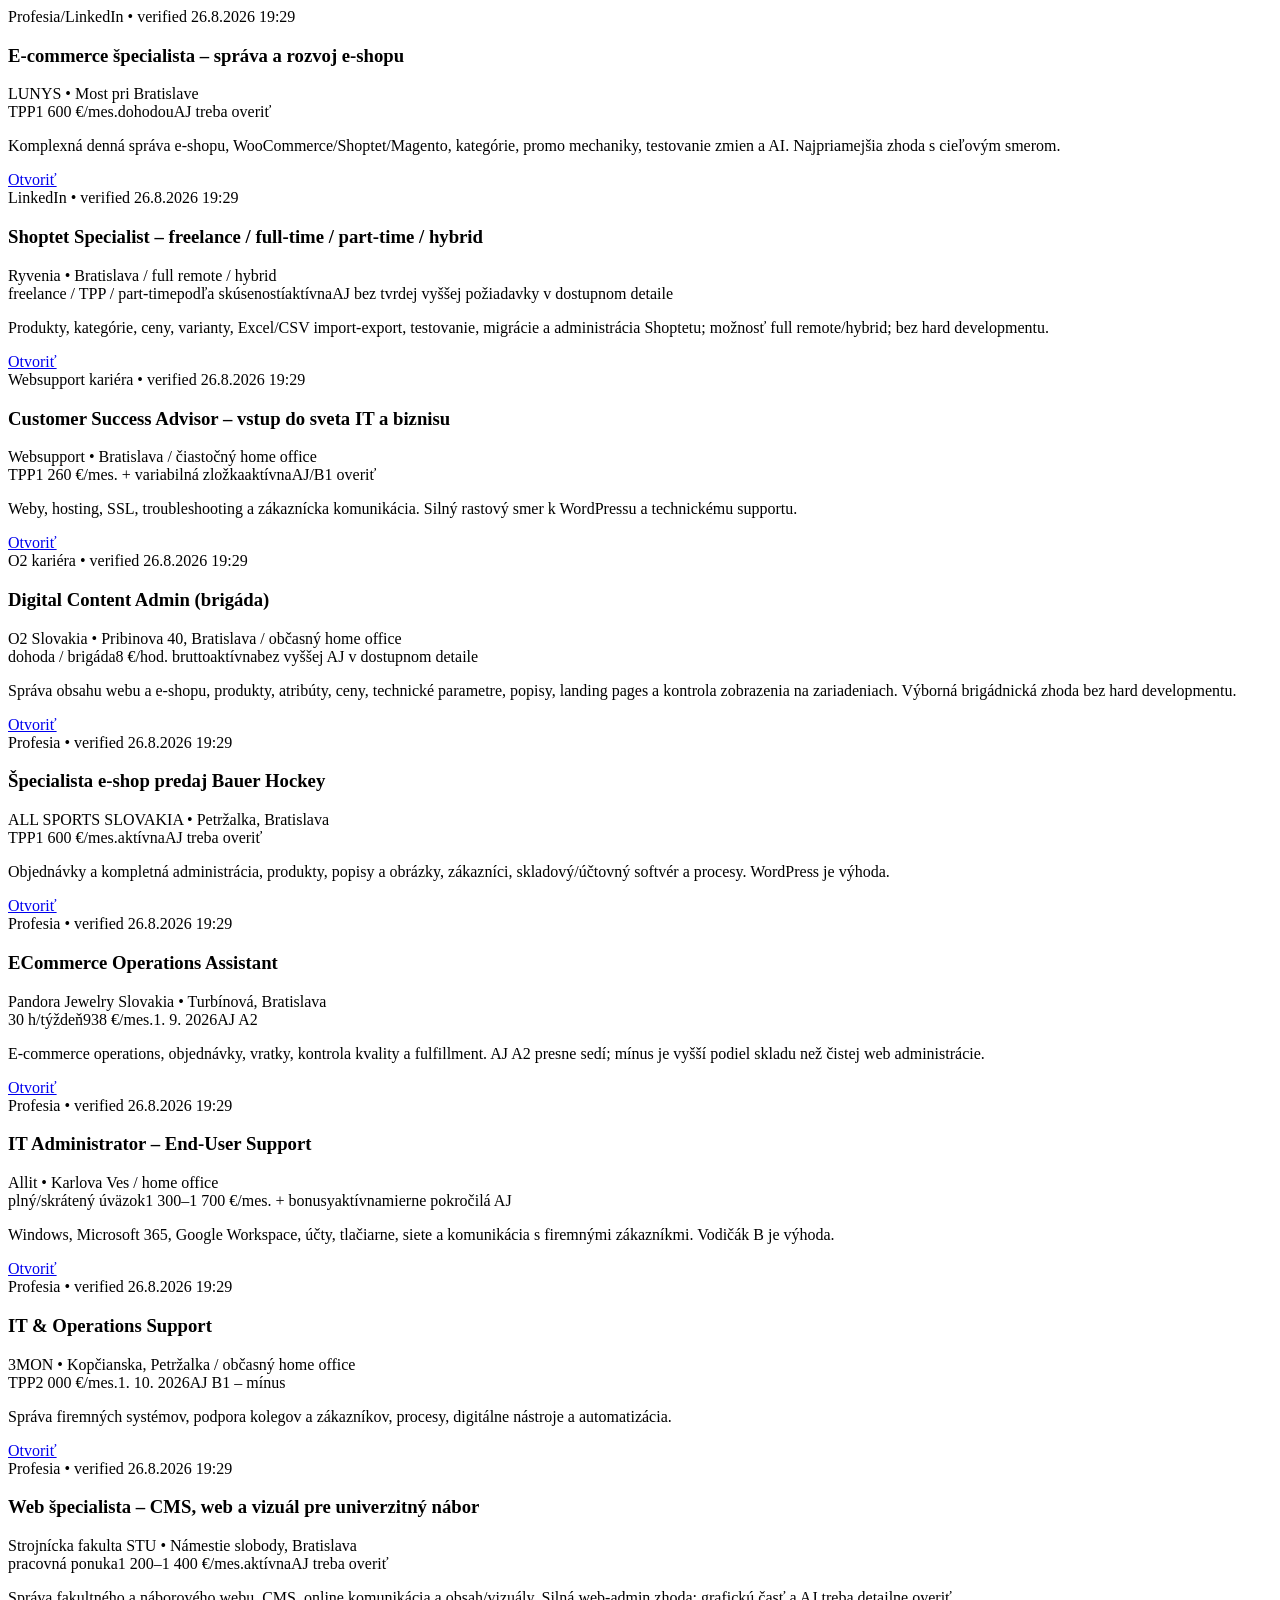
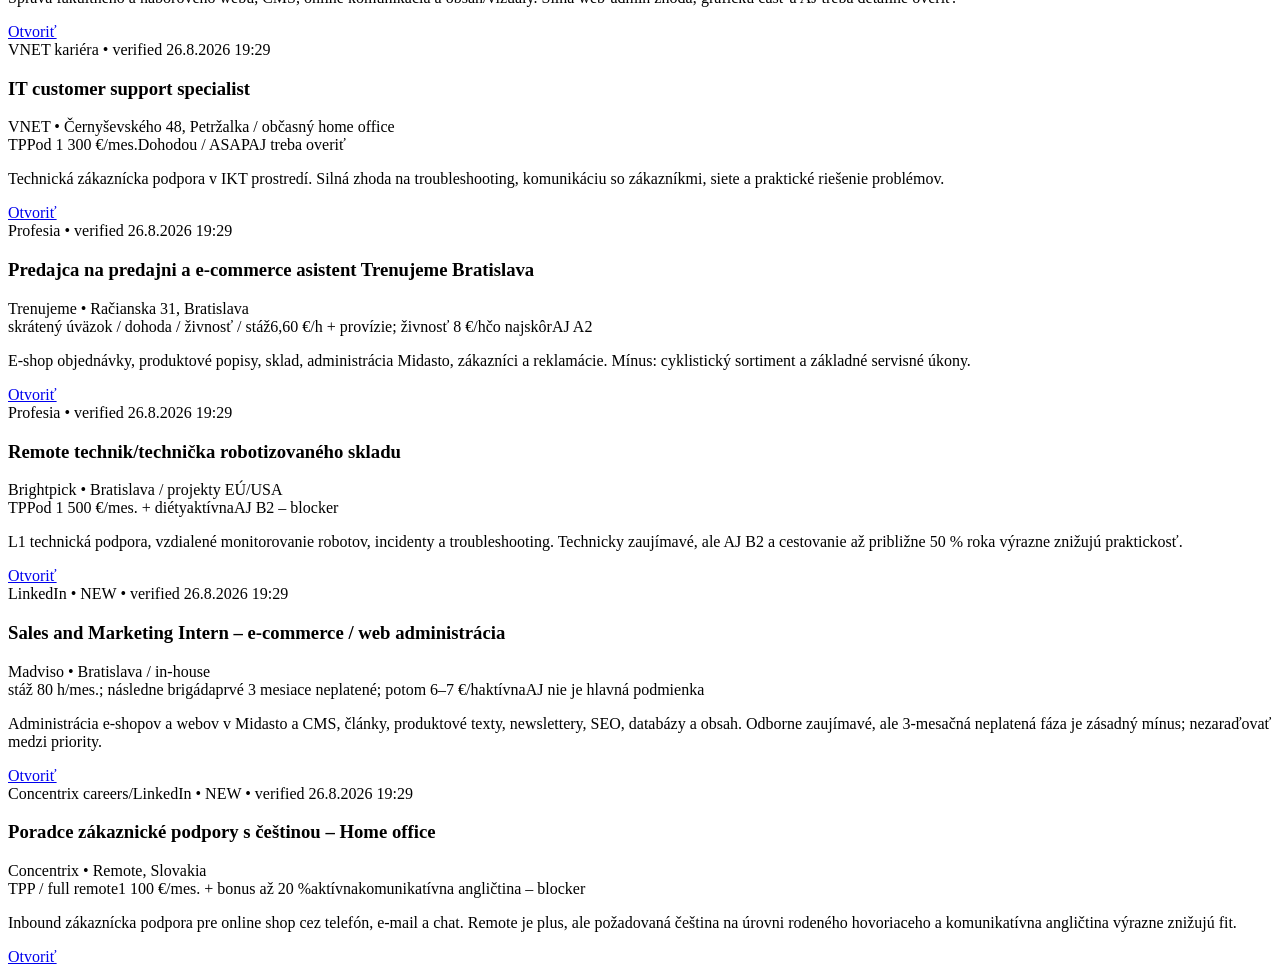
<file: komarena-job-radar-v5.3.html>
<!doctype html><html lang="sk"><head><meta charset="utf-8"><title>KomArena Job Radar data feed</title></head><body><main id="grid">
<article class="card" data-id="lunys-ecom" data-origin="ponuka" data-score="96" data-verified-at="2026-08-26T19:29:00+02:00" data-source-type="job-board" data-source-trust="high" data-confidence="high"><div class="ey">Profesia/LinkedIn • verified 26.8.2026 19:29</div><h3>E-commerce špecialista – správa a rozvoj e-shopu</h3><div class="company">LUNYS • Most pri Bratislave</div><div class="facts"><span>TPP</span><span>1 600 €/mes.</span><span>dohodou</span><span>AJ treba overiť</span></div><p class="desc">Komplexná denná správa e-shopu, WooCommerce/Shoptet/Magento, kategórie, promo mechaniky, testovanie zmien a AI. Najpriamejšia zhoda s cieľovým smerom.</p><a class="open" href="https://www.profesia.sk/praca/lunys/O5277221">Otvoriť</a></article>
<article class="card" data-id="ryvenia-shoptet" data-origin="ponuka" data-score="93" data-verified-at="2026-08-26T19:29:00+02:00" data-source-type="job-board" data-source-trust="medium" data-confidence="medium"><div class="ey">LinkedIn • verified 26.8.2026 19:29</div><h3>Shoptet Specialist – freelance / full-time / part-time / hybrid</h3><div class="company">Ryvenia • Bratislava / full remote / hybrid</div><div class="facts"><span>freelance / TPP / part-time</span><span>podľa skúseností</span><span>aktívna</span><span>AJ bez tvrdej vyššej požiadavky v dostupnom detaile</span></div><p class="desc">Produkty, kategórie, ceny, varianty, Excel/CSV import-export, testovanie, migrácie a administrácia Shoptetu; možnosť full remote/hybrid; bez hard developmentu.</p><a class="open" href="https://sk.linkedin.com/jobs/view/shoptet-specialist-freelance-fulltime-part-time-hybrid-at-ryvenia-4254309724">Otvoriť</a></article>
<article class="card" data-id="websupport-customer-success-2026" data-origin="ponuka" data-score="91" data-verified-at="2026-08-26T19:29:00+02:00" data-source-type="company-career" data-source-trust="high" data-confidence="high"><div class="ey">Websupport kariéra • verified 26.8.2026 19:29</div><h3>Customer Success Advisor – vstup do sveta IT a biznisu</h3><div class="company">Websupport • Bratislava / čiastočný home office</div><div class="facts"><span>TPP</span><span>1 260 €/mes. + variabilná zložka</span><span>aktívna</span><span>AJ/B1 overiť</span></div><p class="desc">Weby, hosting, SSL, troubleshooting a zákaznícka komunikácia. Silný rastový smer k WordPressu a technickému supportu.</p><a class="open" href="https://www.websupport.sk/kariera/customer-success-advisor/">Otvoriť</a></article>
<article class="card" data-id="o2-digital-content-admin-88971" data-origin="brigáda" data-score="90" data-verified-at="2026-08-26T19:29:00+02:00" data-source-type="company-career" data-source-trust="high" data-confidence="high"><div class="ey">O2 kariéra • verified 26.8.2026 19:29</div><h3>Digital Content Admin (brigáda)</h3><div class="company">O2 Slovakia • Pribinova 40, Bratislava / občasný home office</div><div class="facts"><span>dohoda / brigáda</span><span>8 €/hod. brutto</span><span>aktívna</span><span>bez vyššej AJ v dostupnom detaile</span></div><p class="desc">Správa obsahu webu a e-shopu, produkty, atribúty, ceny, technické parametre, popisy, landing pages a kontrola zobrazenia na zariadeniach. Výborná brigádnická zhoda bez hard developmentu.</p><a class="open" href="https://kariera.o2.sk/jobs/88971">Otvoriť</a></article>
<article class="card" data-id="bauer-eshop-5305006" data-origin="ponuka" data-score="88" data-verified-at="2026-08-26T19:29:00+02:00" data-source-type="job-board" data-source-trust="high" data-confidence="high"><div class="ey">Profesia • verified 26.8.2026 19:29</div><h3>Špecialista e-shop predaj Bauer Hockey</h3><div class="company">ALL SPORTS SLOVAKIA • Petržalka, Bratislava</div><div class="facts"><span>TPP</span><span>1 600 €/mes.</span><span>aktívna</span><span>AJ treba overiť</span></div><p class="desc">Objednávky a kompletná administrácia, produkty, popisy a obrázky, zákazníci, skladový/účtovný softvér a procesy. WordPress je výhoda.</p><a class="open" href="https://www.profesia.sk/praca/all-sports-slovakia/O5305006">Otvoriť</a></article>
<article class="card" data-id="pandora-ecom" data-origin="ponuka" data-score="84" data-verified-at="2026-08-26T19:29:00+02:00" data-source-type="job-board" data-source-trust="high" data-confidence="high"><div class="ey">Profesia • verified 26.8.2026 19:29</div><h3>ECommerce Operations Assistant</h3><div class="company">Pandora Jewelry Slovakia • Turbínová, Bratislava</div><div class="facts"><span>30 h/týždeň</span><span>938 €/mes.</span><span>1. 9. 2026</span><span>AJ A2</span></div><p class="desc">E-commerce operations, objednávky, vratky, kontrola kvality a fulfillment. AJ A2 presne sedí; mínus je vyšší podiel skladu než čistej web administrácie.</p><a class="open" href="https://www.profesia.sk/praca/pandora-jewelry-slovakia/O5345914">Otvoriť</a></article>
<article class="card" data-id="allit-end-user-support-2026" data-origin="ponuka" data-score="84" data-verified-at="2026-08-26T19:29:00+02:00" data-source-type="job-board" data-source-trust="high" data-confidence="high"><div class="ey">Profesia • verified 26.8.2026 19:29</div><h3>IT Administrator – End-User Support</h3><div class="company">Allit • Karlova Ves / home office</div><div class="facts"><span>plný/skrátený úväzok</span><span>1 300–1 700 €/mes. + bonusy</span><span>aktívna</span><span>mierne pokročilá AJ</span></div><p class="desc">Windows, Microsoft 365, Google Workspace, účty, tlačiarne, siete a komunikácia s firemnými zákazníkmi. Vodičák B je výhoda.</p><a class="open" href="https://www.profesia.sk/praca/allit/O5339937">Otvoriť</a></article>
<article class="card" data-id="profesia-3mon-5338490" data-origin="ponuka" data-score="84" data-verified-at="2026-08-26T19:29:00+02:00" data-source-type="job-board" data-source-trust="high" data-confidence="high"><div class="ey">Profesia • verified 26.8.2026 19:29</div><h3>IT &amp; Operations Support</h3><div class="company">3MON • Kopčianska, Petržalka / občasný home office</div><div class="facts"><span>TPP</span><span>2 000 €/mes.</span><span>1. 10. 2026</span><span>AJ B1 – mínus</span></div><p class="desc">Správa firemných systémov, podpora kolegov a zákazníkov, procesy, digitálne nástroje a automatizácia.</p><a class="open" href="https://www.profesia.sk/praca/3mon/O5338490">Otvoriť</a></article>
<article class="card" data-id="stu-web-specialista-5299104" data-origin="ponuka" data-score="83" data-verified-at="2026-08-26T19:29:00+02:00" data-source-type="job-board" data-source-trust="high" data-confidence="medium"><div class="ey">Profesia • verified 26.8.2026 19:29</div><h3>Web špecialista – CMS, web a vizuál pre univerzitný nábor</h3><div class="company">Strojnícka fakulta STU • Námestie slobody, Bratislava</div><div class="facts"><span>pracovná ponuka</span><span>1 200–1 400 €/mes.</span><span>aktívna</span><span>AJ treba overiť</span></div><p class="desc">Správa fakultného a náborového webu, CMS, online komunikácia a obsah/vizuály. Silná web-admin zhoda; grafickú časť a AJ treba detailne overiť.</p><a class="open" href="https://www.profesia.sk/praca/strojnicka-fakulta-stu-v-bratislave/O5299104">Otvoriť</a></article>
<article class="card" data-id="vnet-it-support" data-origin="ponuka" data-score="82" data-verified-at="2026-08-26T19:29:00+02:00" data-source-type="company-career" data-source-trust="high" data-confidence="medium"><div class="ey">VNET kariéra • verified 26.8.2026 19:29</div><h3>IT customer support specialist</h3><div class="company">VNET • Černyševského 48, Petržalka / občasný home office</div><div class="facts"><span>TPP</span><span>od 1 300 €/mes.</span><span>Dohodou / ASAP</span><span>AJ treba overiť</span></div><p class="desc">Technická zákaznícka podpora v IKT prostredí. Silná zhoda na troubleshooting, komunikáciu so zákazníkmi, siete a praktické riešenie problémov.</p><a class="open" href="https://www.vnet.sk/sk/spolocne/kariera/">Otvoriť</a></article>
<article class="card" data-id="trenujeme-5335564" data-origin="brigáda" data-score="76" data-verified-at="2026-08-26T19:29:00+02:00" data-source-type="job-board" data-source-trust="high" data-confidence="high"><div class="ey">Profesia • verified 26.8.2026 19:29</div><h3>Predajca na predajni a e-commerce asistent Trenujeme Bratislava</h3><div class="company">Trenujeme • Račianska 31, Bratislava</div><div class="facts"><span>skrátený úväzok / dohoda / živnosť / stáž</span><span>6,60 €/h + provízie; živnosť 8 €/h</span><span>čo najskôr</span><span>AJ A2</span></div><p class="desc">E-shop objednávky, produktové popisy, sklad, administrácia Midasto, zákazníci a reklamácie. Mínus: cyklistický sortiment a základné servisné úkony.</p><a class="open" href="https://www.profesia.sk/praca/trenujeme/O5335564">Otvoriť</a></article>
<article class="card" data-id="brightpick-5336479" data-origin="ponuka" data-score="68" data-verified-at="2026-08-26T19:29:00+02:00" data-source-type="job-board" data-source-trust="high" data-confidence="high"><div class="ey">Profesia • verified 26.8.2026 19:29</div><h3>Remote technik/technička robotizovaného skladu</h3><div class="company">Brightpick • Bratislava / projekty EÚ/USA</div><div class="facts"><span>TPP</span><span>od 1 500 €/mes. + diéty</span><span>aktívna</span><span>AJ B2 – blocker</span></div><p class="desc">L1 technická podpora, vzdialené monitorovanie robotov, incidenty a troubleshooting. Technicky zaujímavé, ale AJ B2 a cestovanie až približne 50 % roka výrazne znižujú praktickosť.</p><a class="open" href="https://www.profesia.sk/praca/brightpick/O5336479">Otvoriť</a></article>
<article class="card" data-id="madviso-intern-4449848474" data-origin="brigáda" data-score="54" data-verified-at="2026-08-26T19:29:00+02:00" data-source-type="job-board" data-source-trust="medium" data-confidence="high"><div class="ey">LinkedIn • NEW • verified 26.8.2026 19:29</div><h3>Sales and Marketing Intern – e-commerce / web administrácia</h3><div class="company">Madviso • Bratislava / in-house</div><div class="facts"><span>stáž 80 h/mes.; následne brigáda</span><span>prvé 3 mesiace neplatené; potom 6–7 €/h</span><span>aktívna</span><span>AJ nie je hlavná podmienka</span></div><p class="desc">Administrácia e-shopov a webov v Midasto a CMS, články, produktové texty, newslettery, SEO, databázy a obsah. Odborne zaujímavé, ale 3-mesačná neplatená fáza je zásadný mínus; nezaraďovať medzi priority.</p><a class="open" href="https://sk.linkedin.com/jobs/view/sales-and-marketing-intern-inhouse-bratislava-at-madviso-online-marketingov%C3%A1-agent%C3%BAra-4449848474">Otvoriť</a></article>
<article class="card" data-id="concentrix-cz-homeoffice-4457830163" data-origin="ponuka" data-score="50" data-verified-at="2026-08-26T19:29:00+02:00" data-source-type="company-career" data-source-trust="high" data-confidence="high"><div class="ey">Concentrix careers/LinkedIn • NEW • verified 26.8.2026 19:29</div><h3>Poradce zákaznické podpory s češtinou – Home office</h3><div class="company">Concentrix • Remote, Slovakia</div><div class="facts"><span>TPP / full remote</span><span>1 100 €/mes. + bonus až 20 %</span><span>aktívna</span><span>komunikatívna angličtina – blocker</span></div><p class="desc">Inbound zákaznícka podpora pre online shop cez telefón, e-mail a chat. Remote je plus, ale požadovaná čeština na úrovni rodeného hovoriaceho a komunikatívna angličtina výrazne znižujú fit.</p><a class="open" href="https://jobs.concentrix.com/job/?id=SK-584">Otvoriť</a></article>
</main></body></html>
</file>
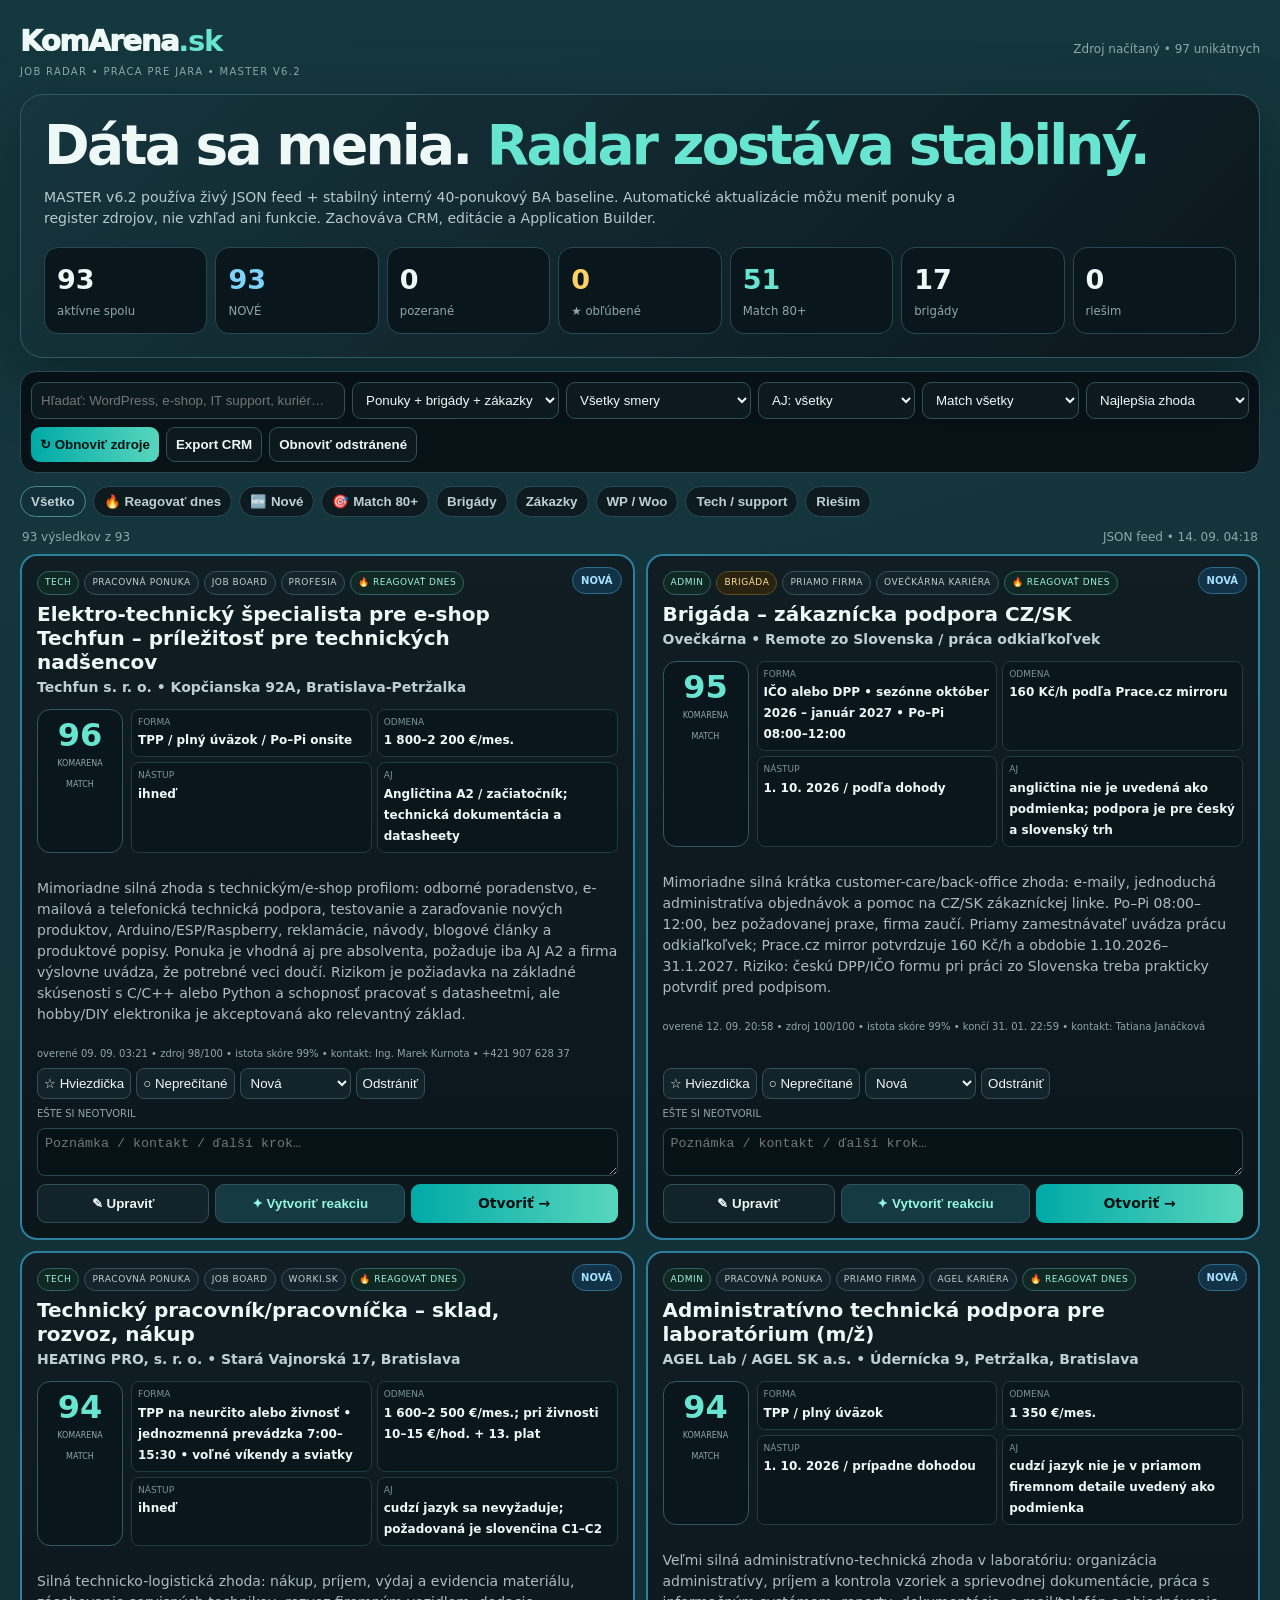
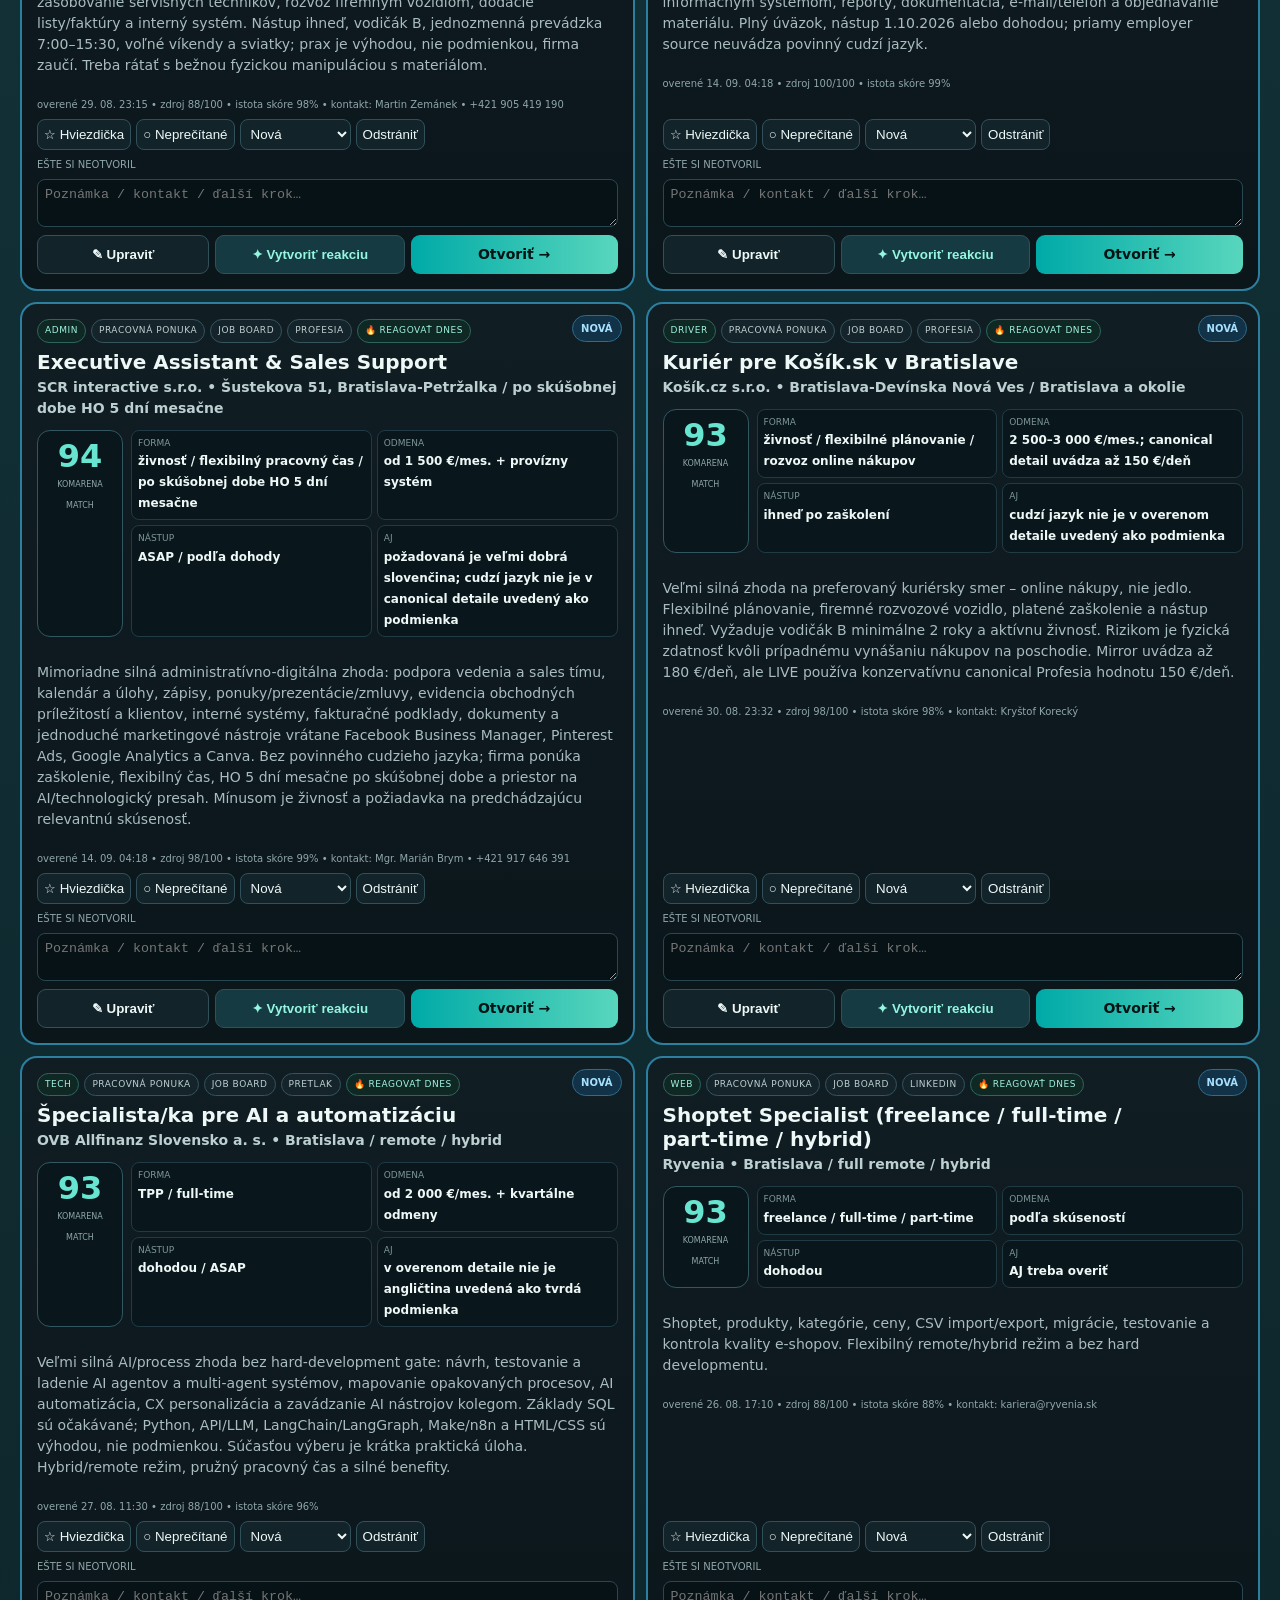
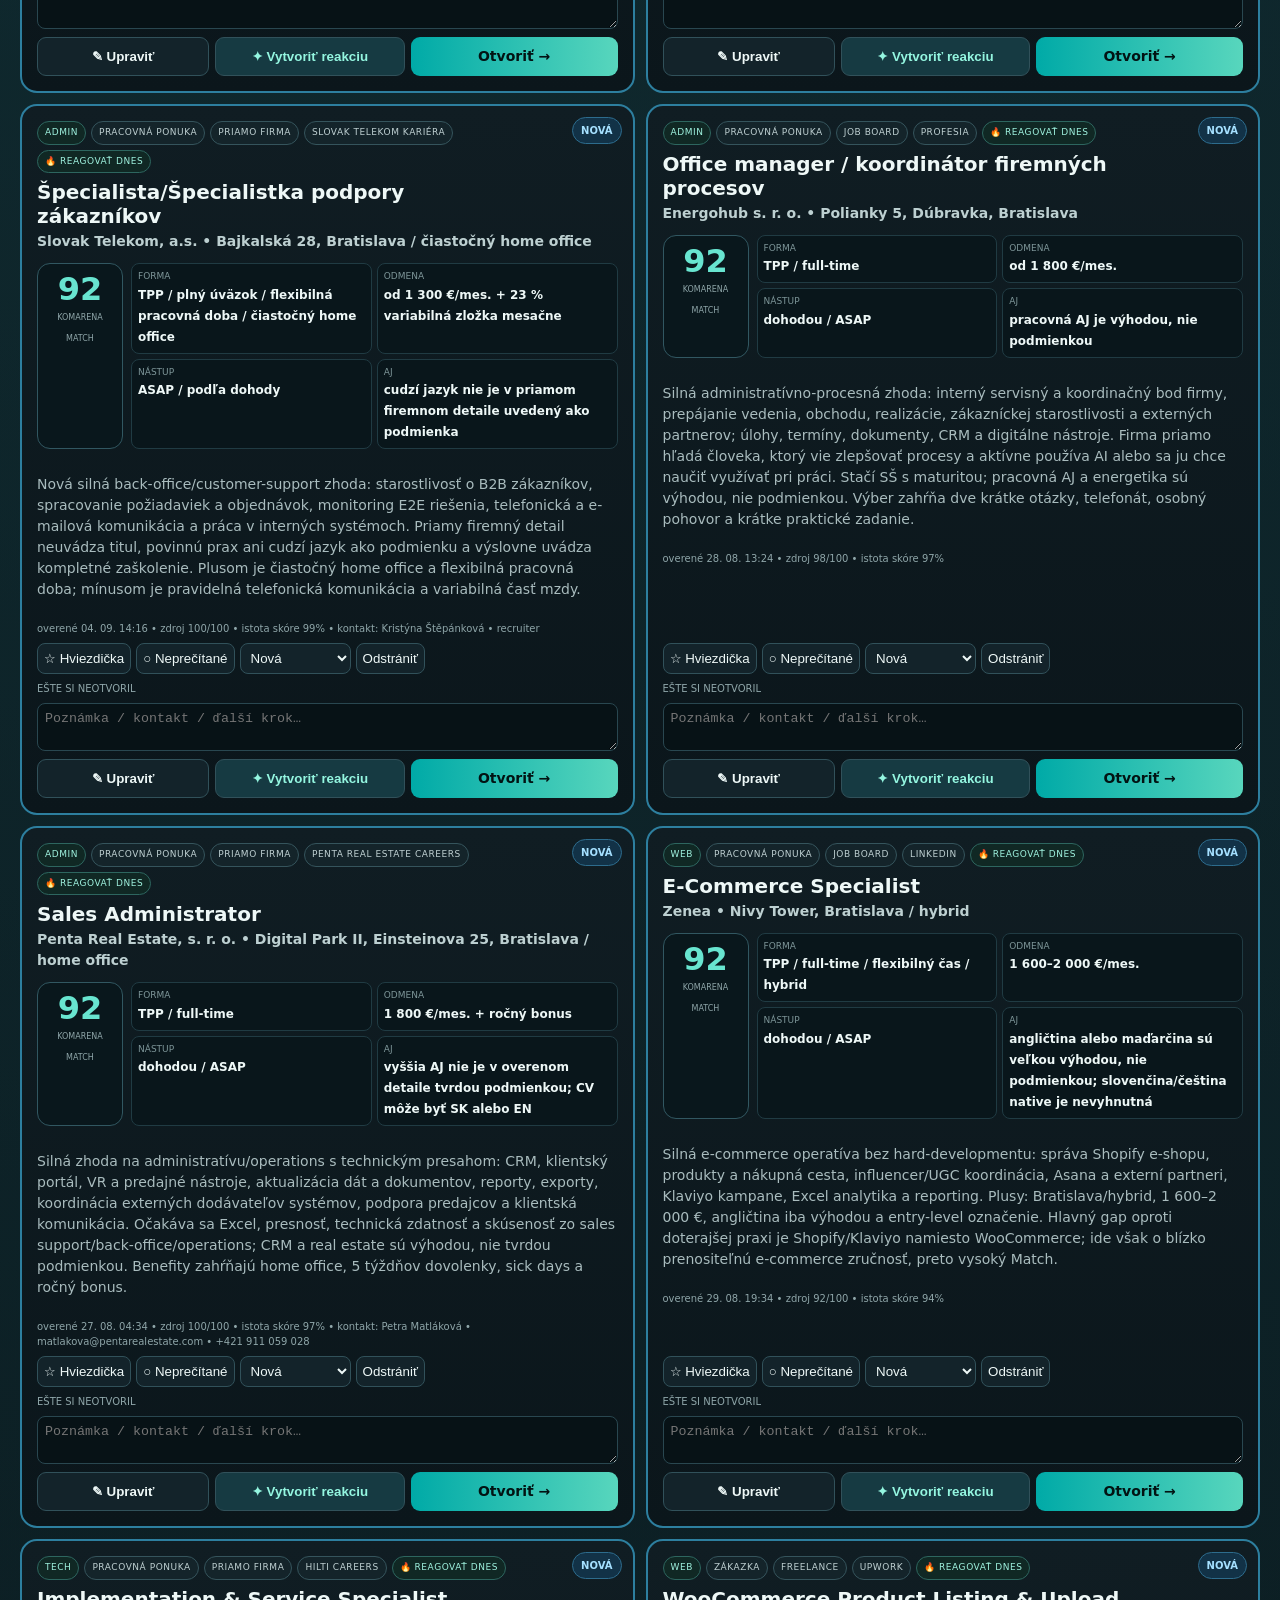
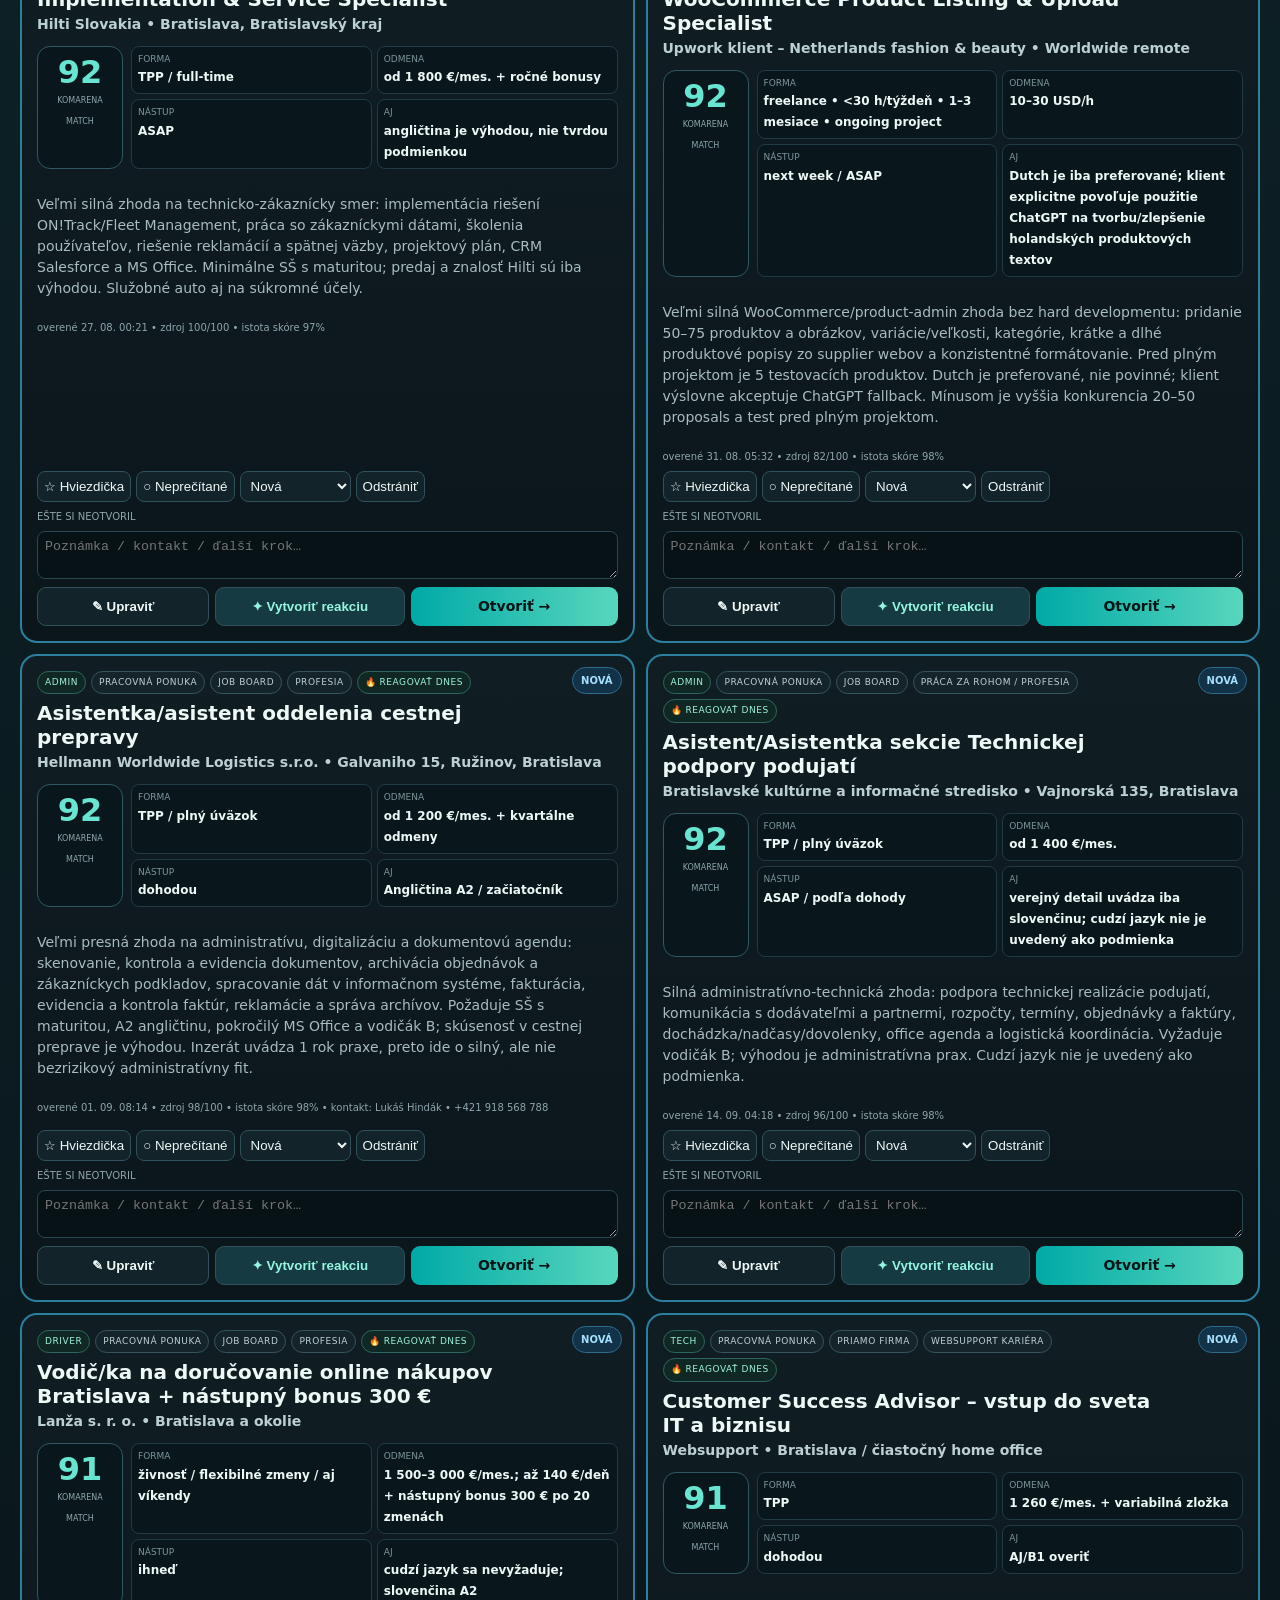
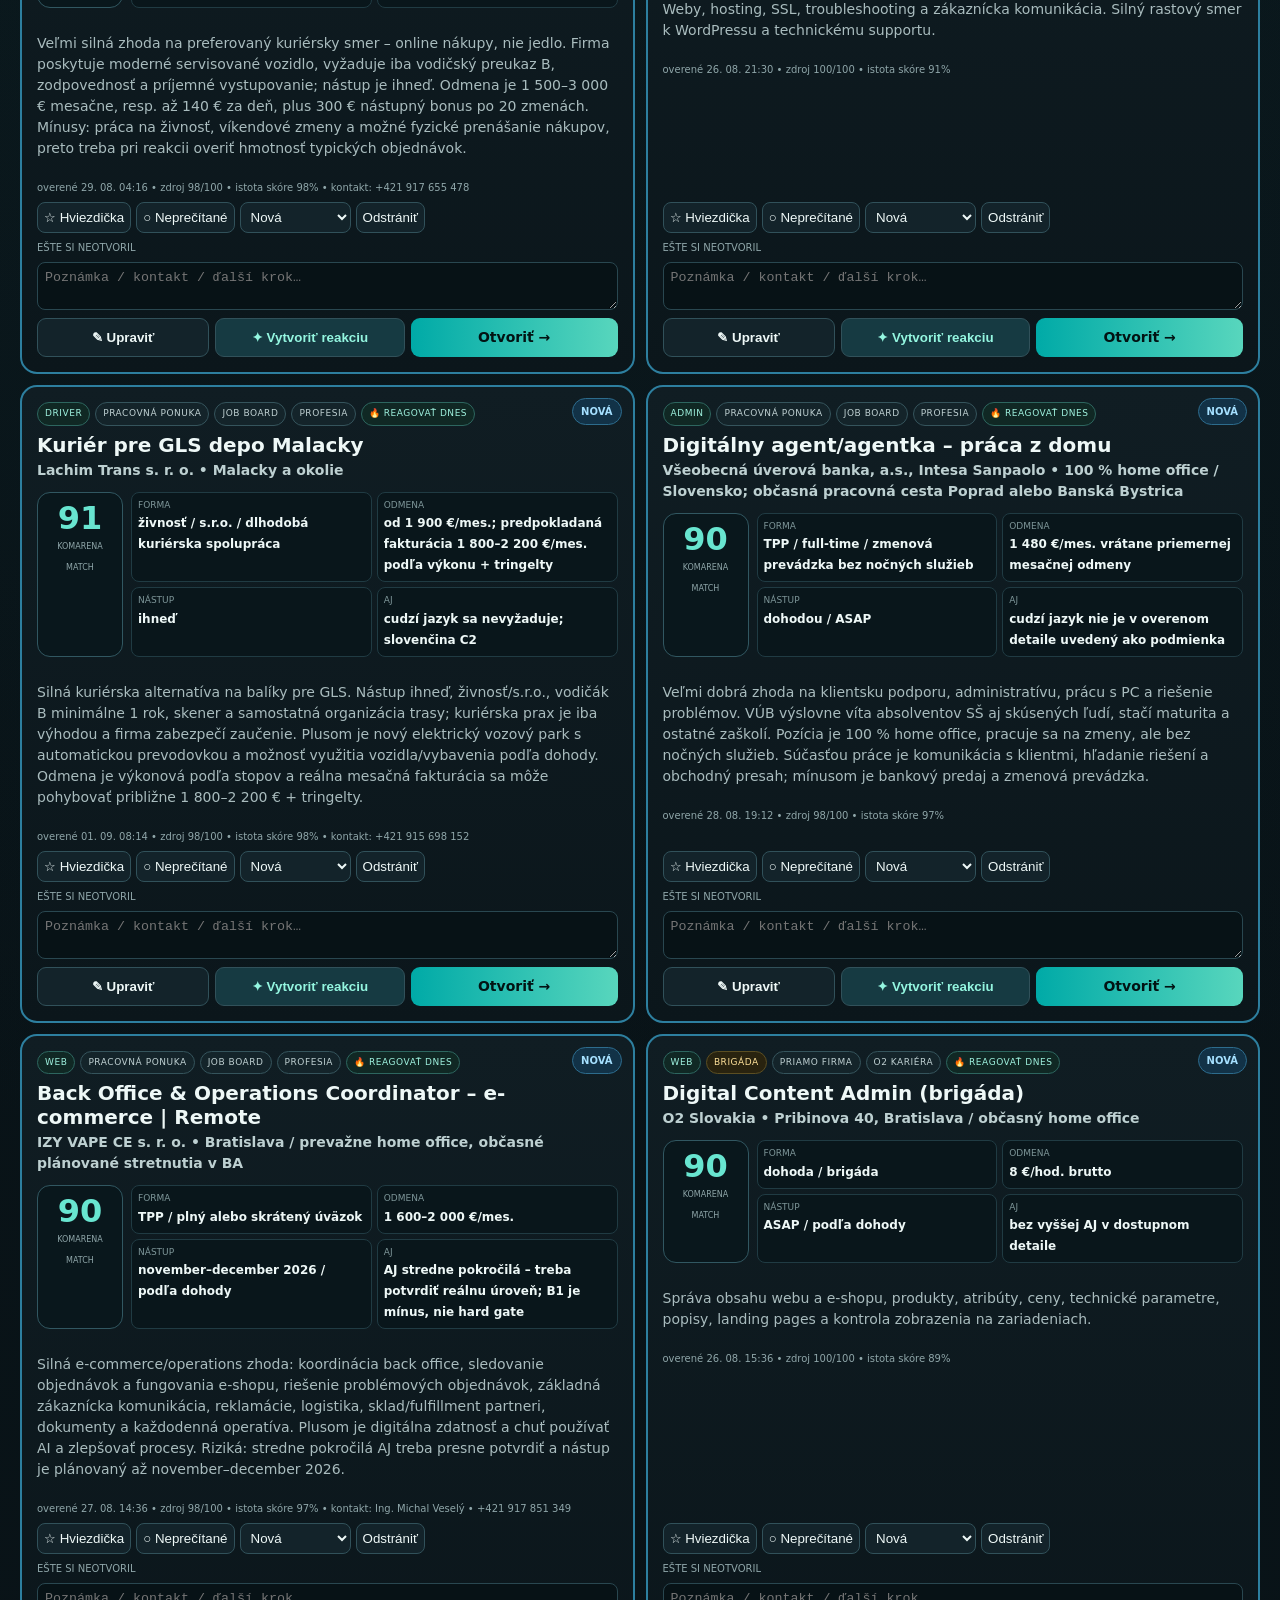
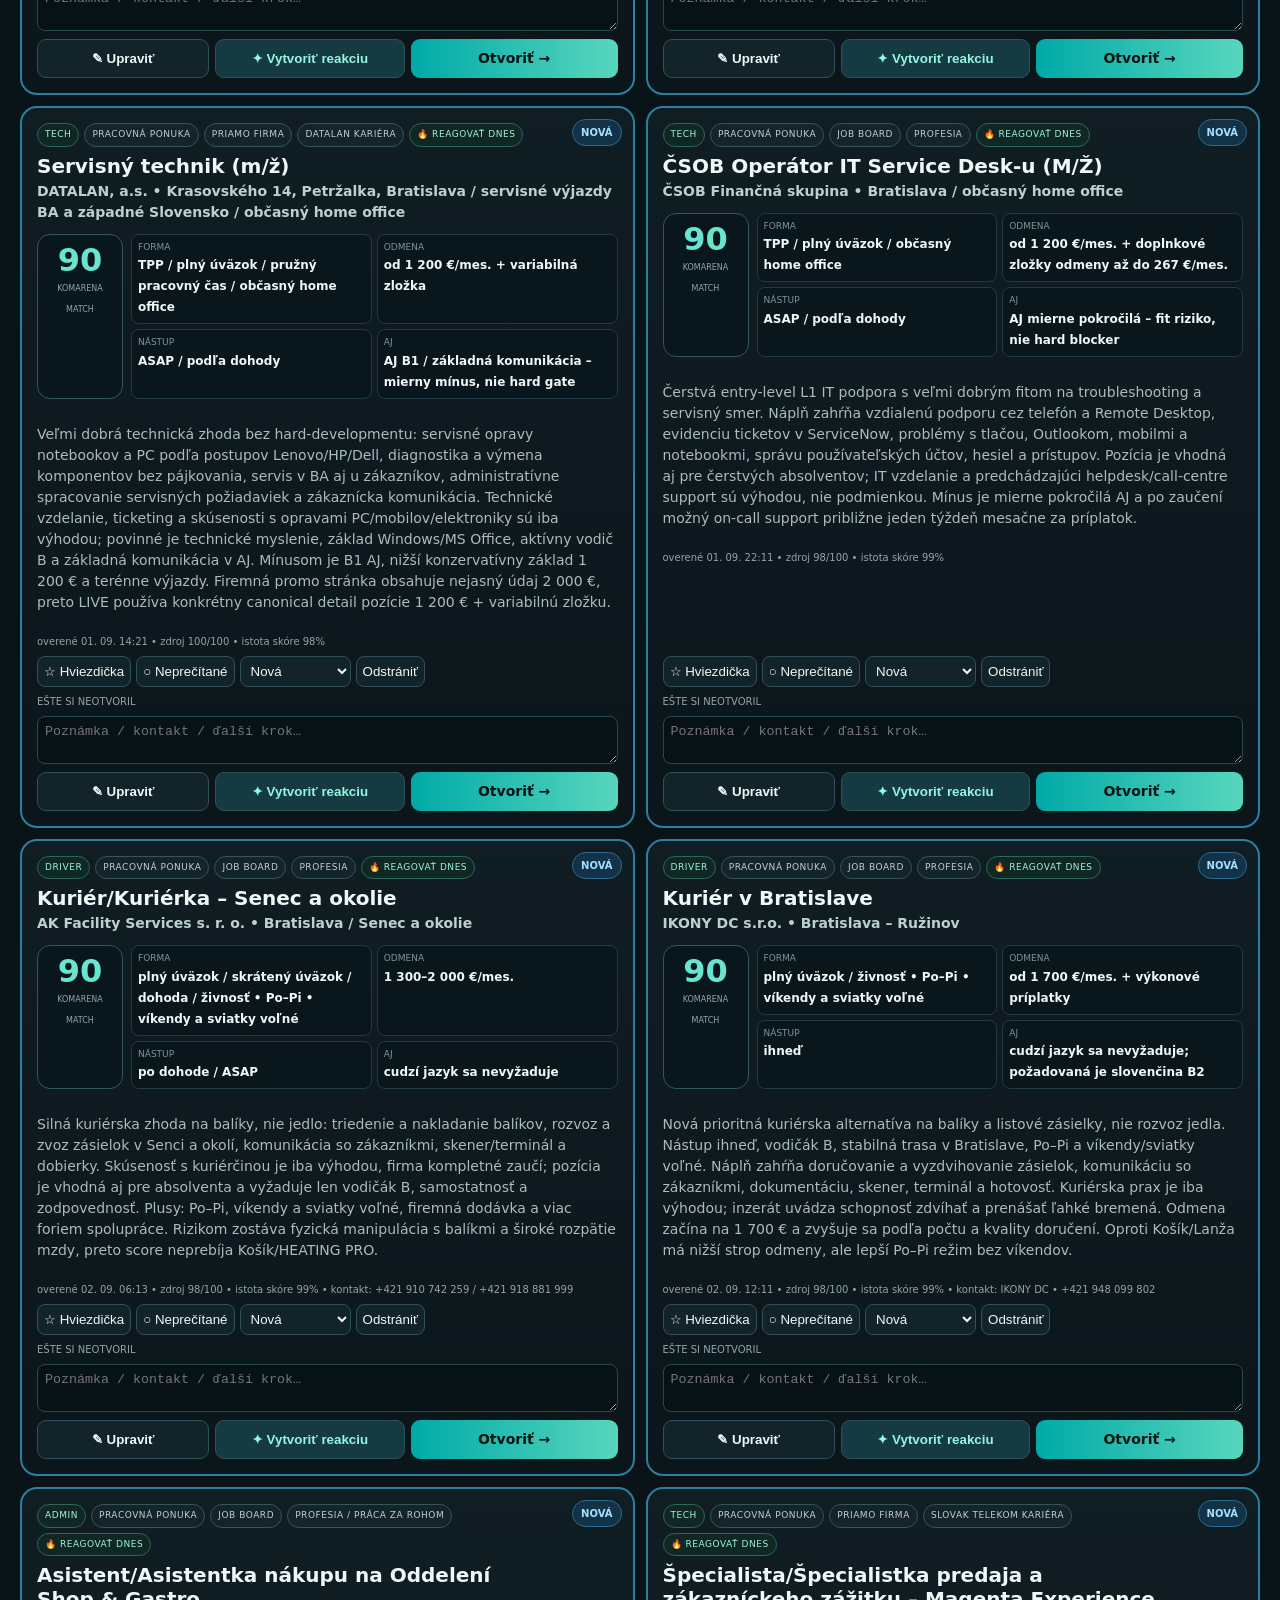
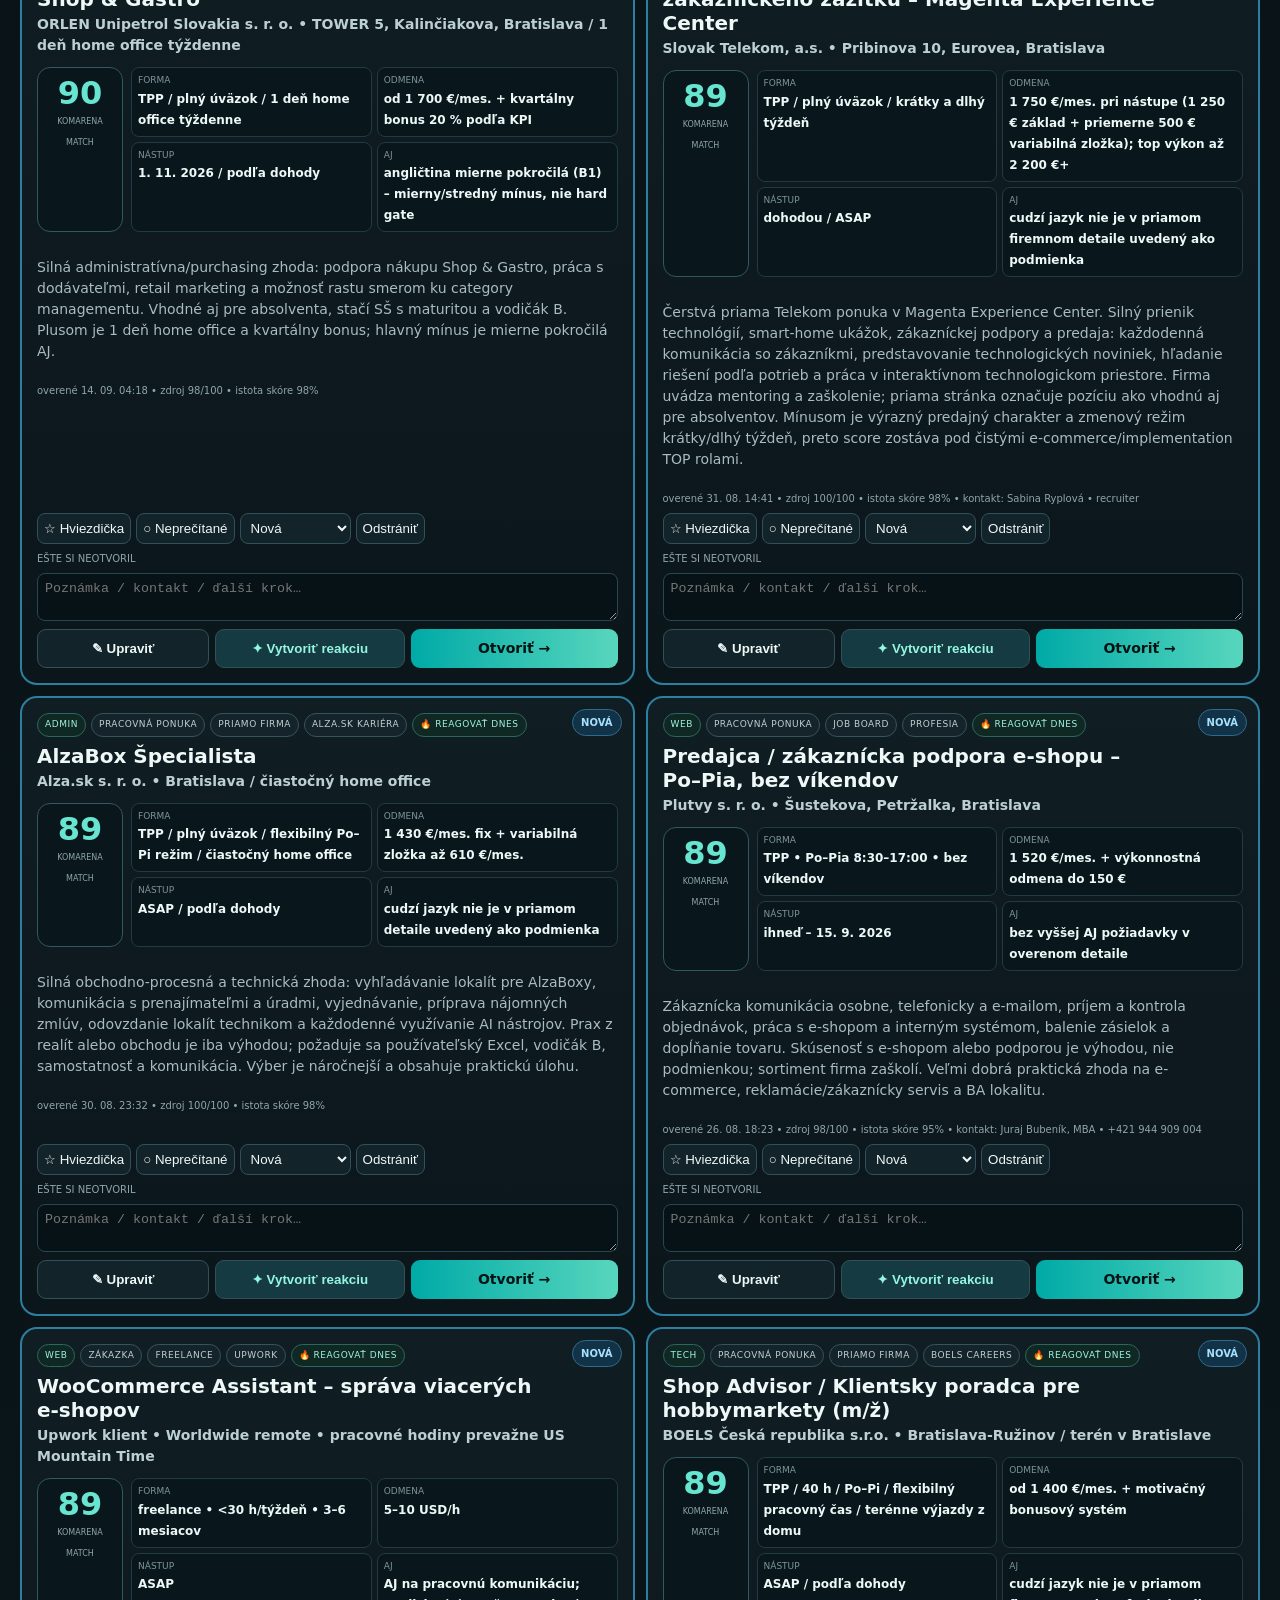
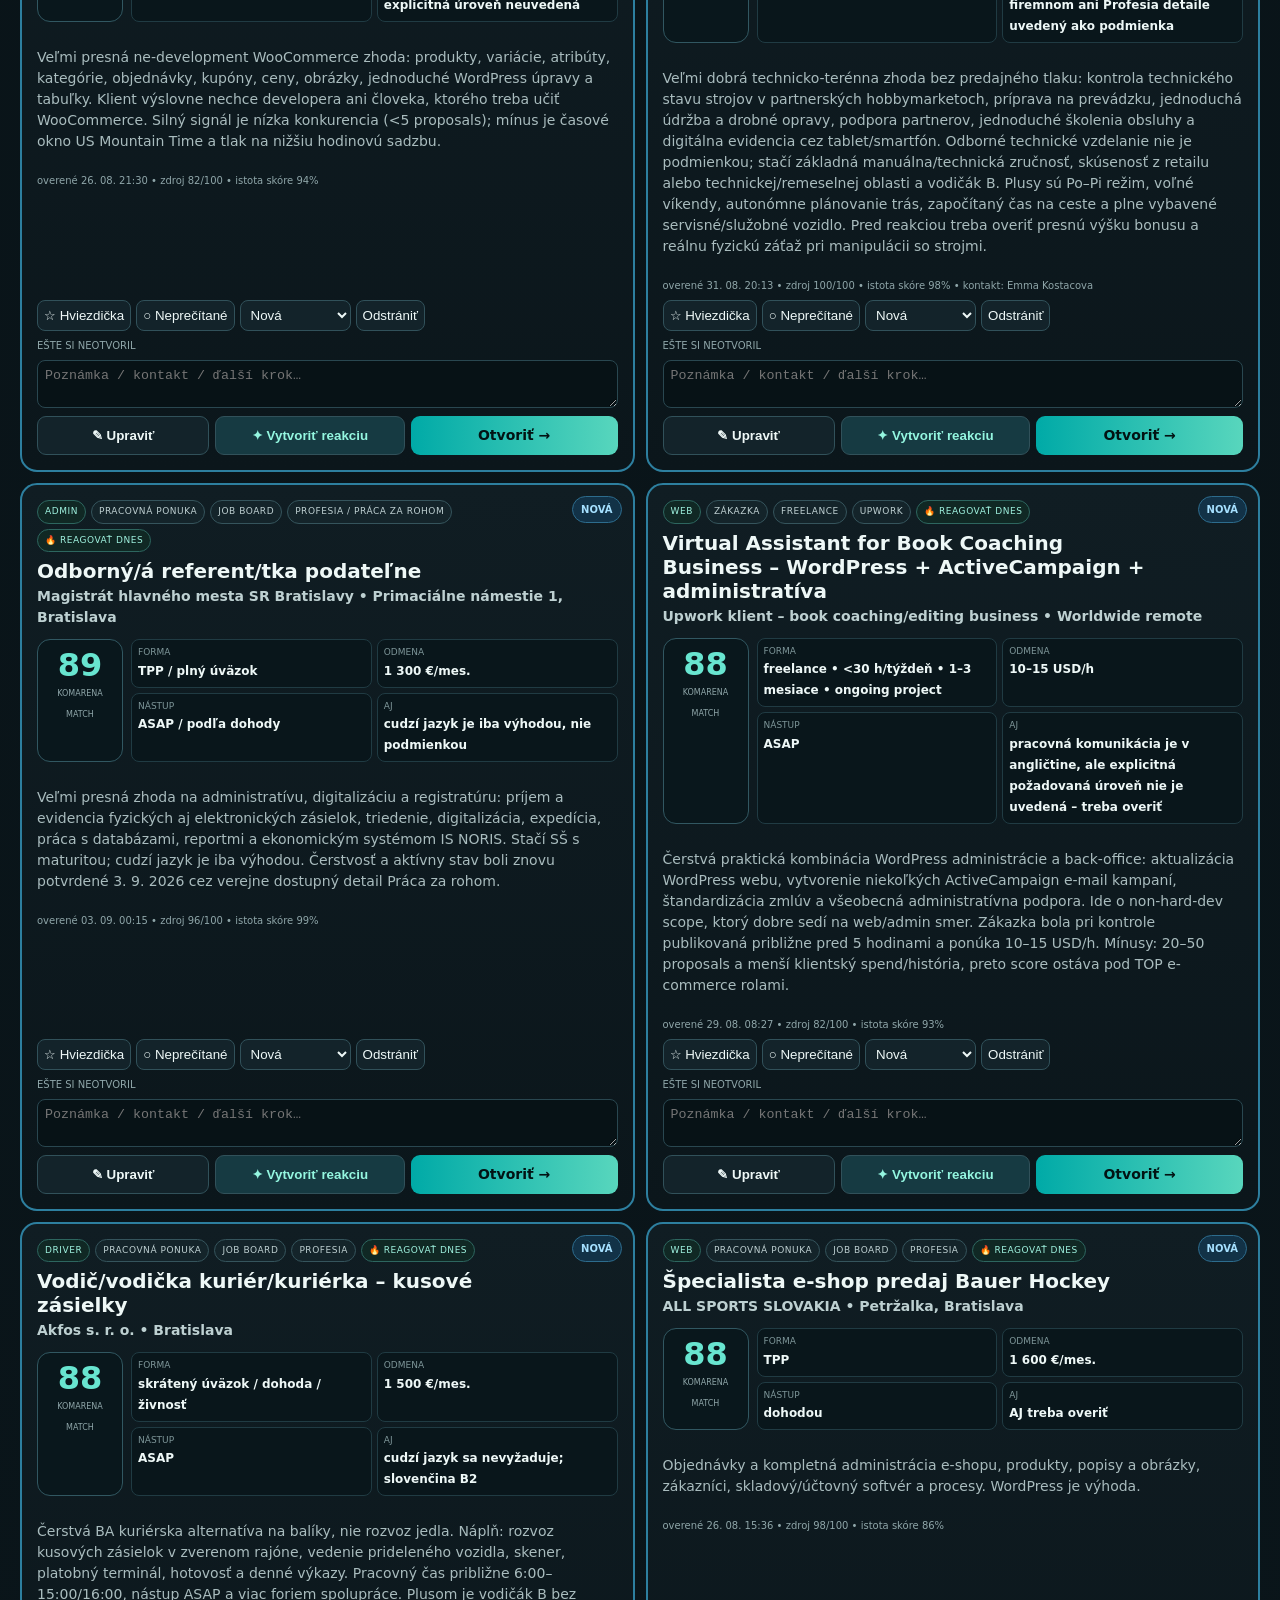
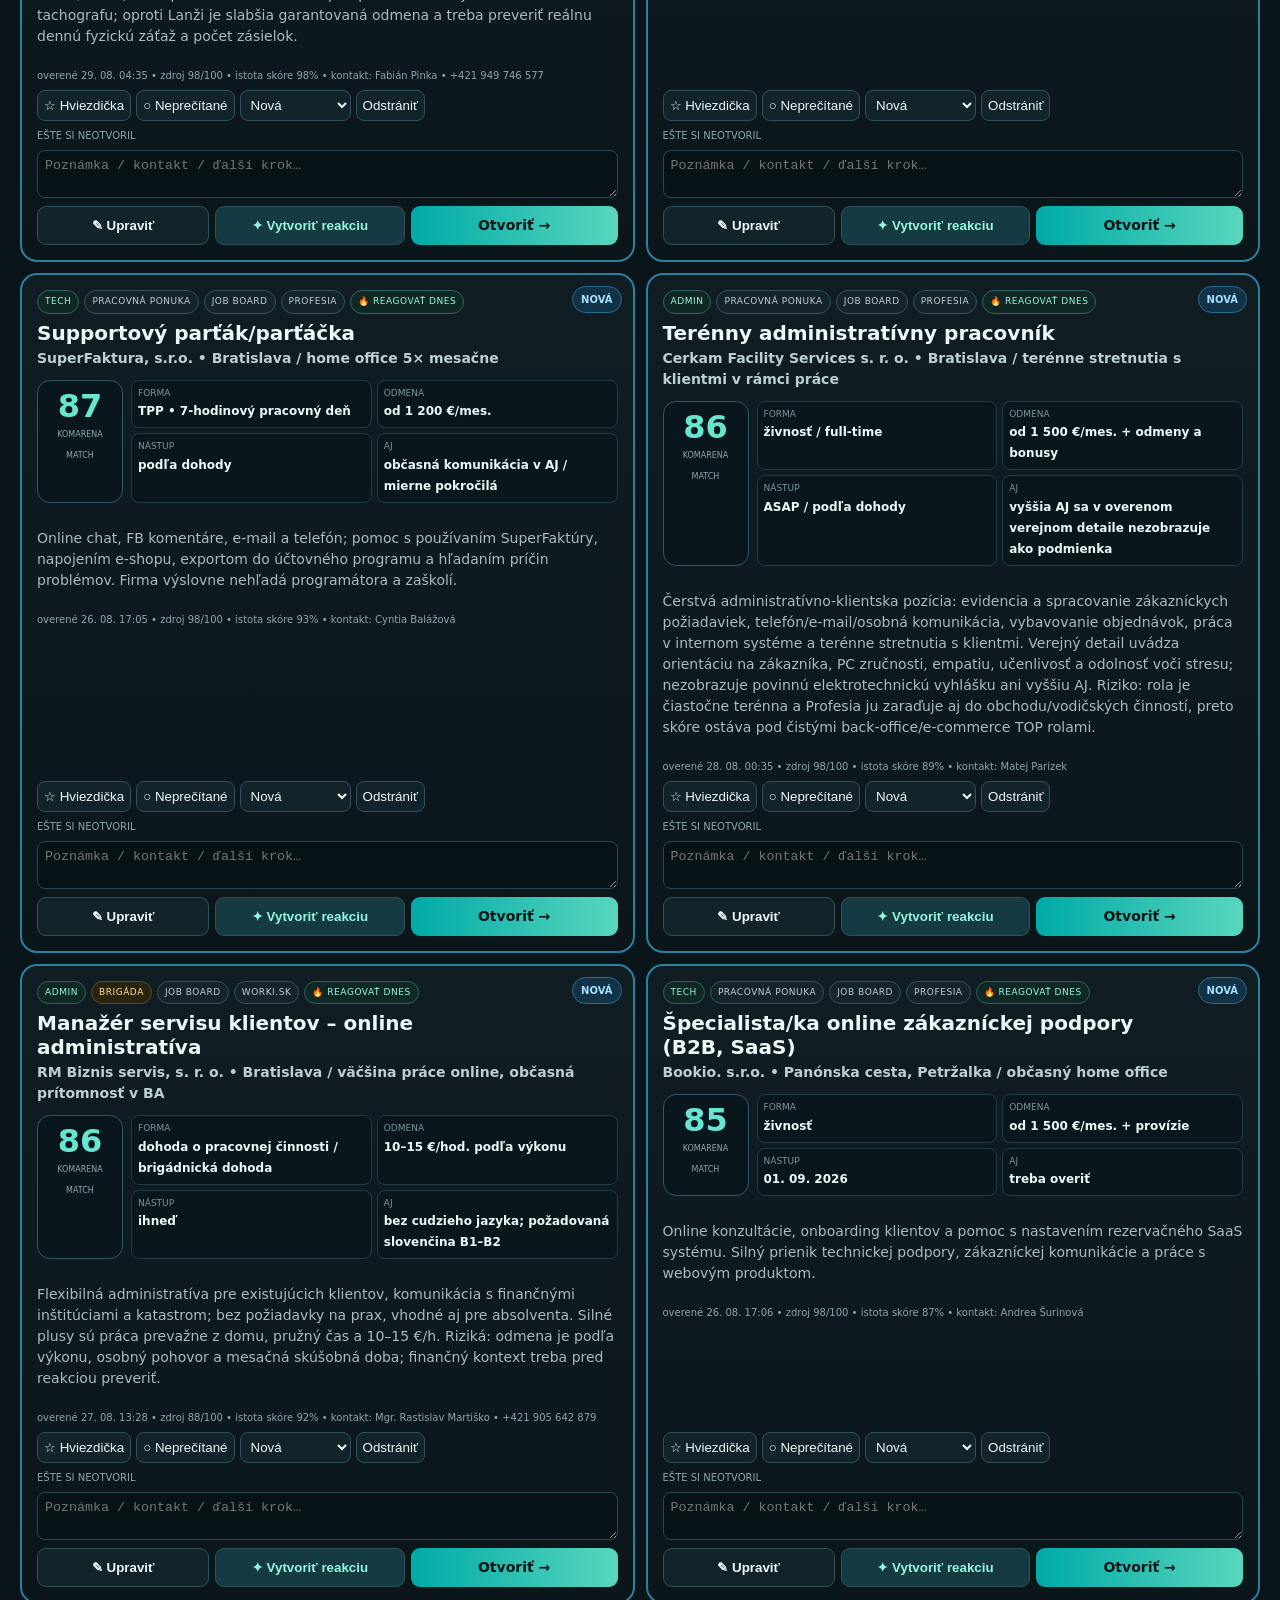
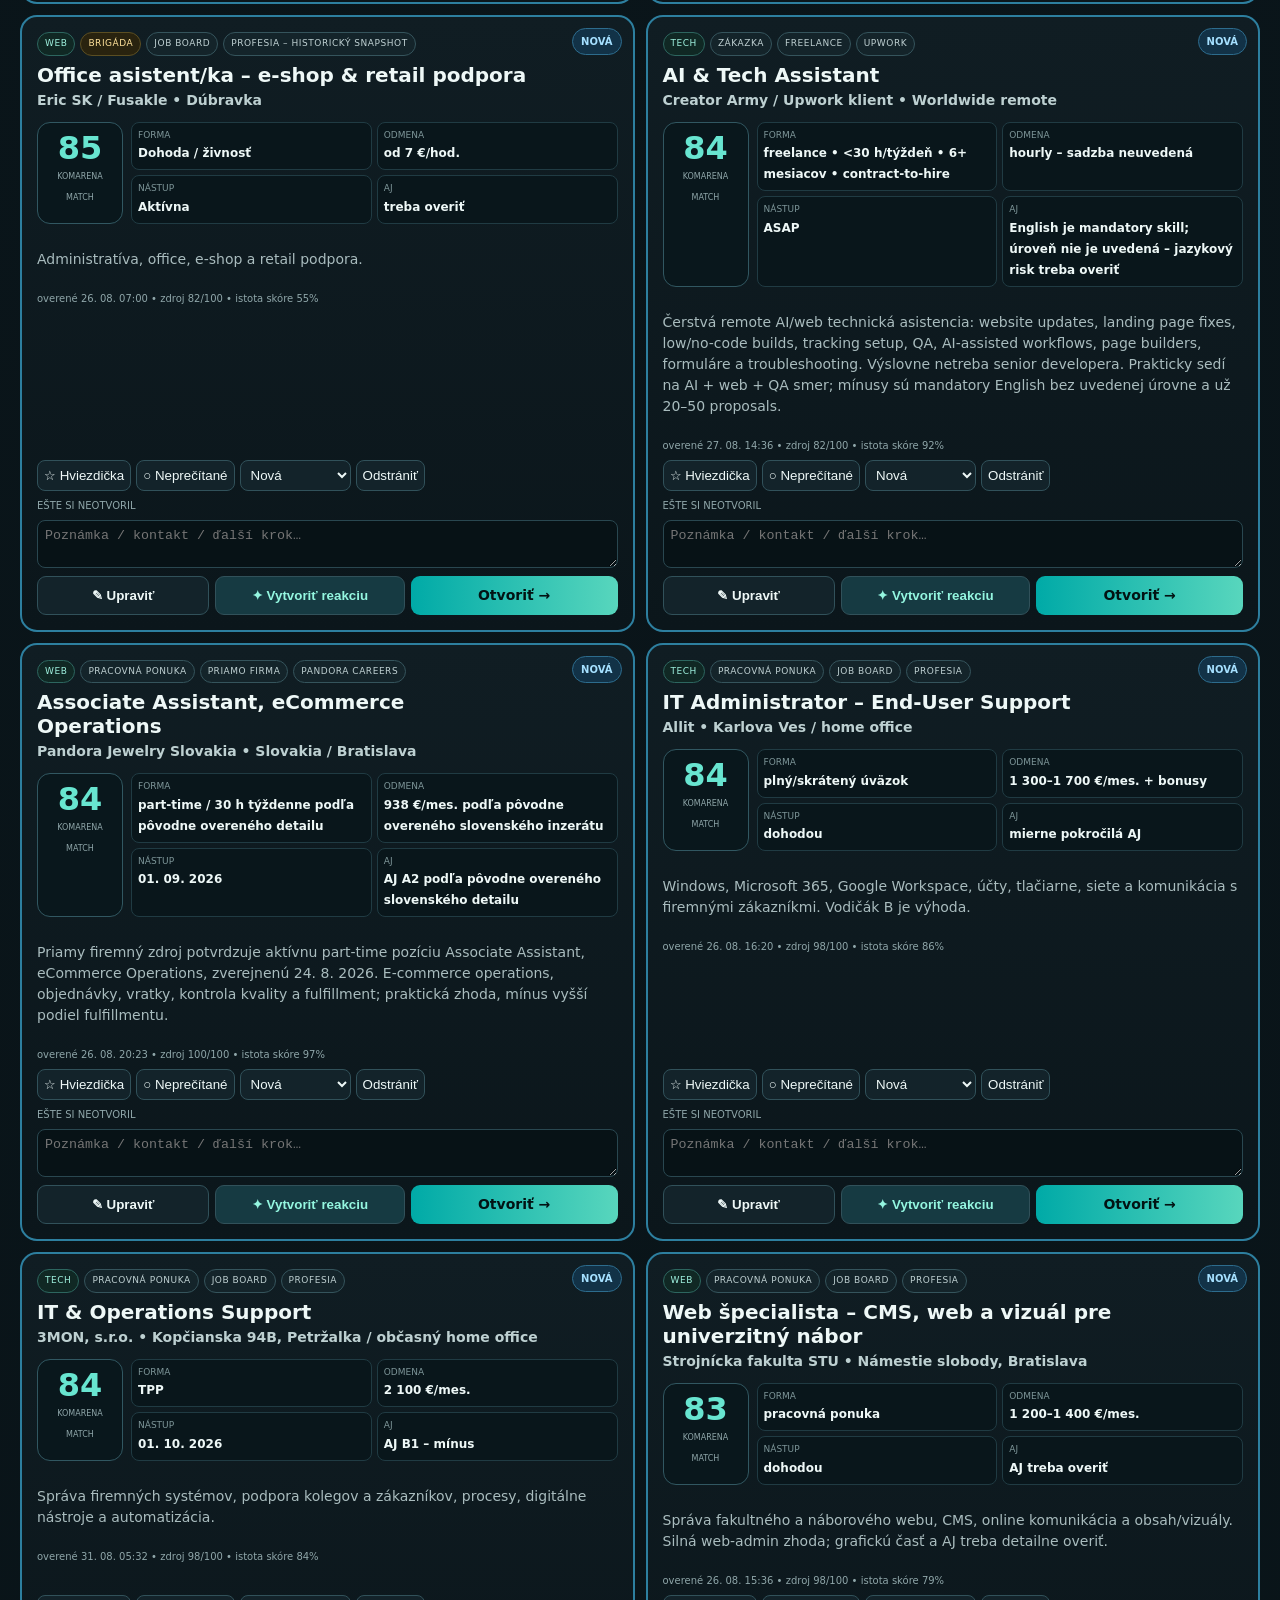
<file: komarena-job-radar-v6.2.html>
<!DOCTYPE html>
<html lang="sk"><head><meta charset="utf-8"/><meta content="width=device-width,initial-scale=1" name="viewport"/><meta content="#071014" name="theme-color"/><title>KomArena.sk Job Radar v6.2</title><link href="job-radar-v6.css" rel="stylesheet"/></head><body><div class="app"><div class="top"><div><div class="brand">KomArena<b>.sk</b></div><div class="micro">JOB RADAR • PRÁCA PRE JARA • MASTER v6.2</div></div><div class="sync" id="sync">Načítavam zdroje…</div></div>
<section class="hero"><h1>Dáta sa menia. <span>Radar zostáva stabilný.</span></h1><p>MASTER v6.2 používa živý JSON feed + stabilný interný 40-ponukový BA baseline. Automatické aktualizácie môžu meniť ponuky a register zdrojov, nie vzhľad ani funkcie. Zachováva CRM, editácie a Application Builder.</p><div class="metrics"><div class="metric" data-qk="all"><b id="all">0</b><small>aktívne spolu</small></div><div class="metric new" data-qk="new"><b id="new">0</b><small>NOVÉ</small></div><div class="metric" data-qk="seen"><b id="seen">0</b><small>pozerané</small></div><div class="metric star" data-qk="star"><b id="star">0</b><small>★ obľúbené</small></div><div class="metric topm" data-qk="top"><b id="topm">0</b><small>Match 80+</small></div><div class="metric" data-qk="brigada"><b id="brig">0</b><small>brigády</small></div><div class="metric" data-qk="pipe"><b id="pipe">0</b><small>riešim</small></div></div></section>
<section class="toolbar"><div class="filters"><input id="q" placeholder="Hľadať: WordPress, e-shop, IT support, kuriér…"/><select id="origin"><option value="all">Ponuky + brigády + zákazky</option><option value="ponuka">Pracovné ponuky</option><option value="brigáda">Brigády</option><option value="zakazka">Zákazky / dopyty</option></select><select id="track"><option value="all">Všetky smery</option><option value="web">WP / Woo / e-commerce</option><option value="tech">Tech / IT / IoT</option><option value="admin">Administratíva</option><option value="driver">Vodič / kuriér</option><option value="warehouse">Sklad</option><option value="other">Ostatné</option></select><select id="eng"><option value="all">AJ: všetky</option><option value="ok">A2 / bez vyššej</option><option value="unknown">Treba overiť</option><option value="high">Vyššia AJ</option></select><select id="min"><option value="0">Match všetky</option><option value="90">90+</option><option value="80">80+</option><option value="70">70+</option></select><select id="sort"><option value="score">Najlepšia zhoda</option><option value="new">Najprv nepozerané</option><option value="star">Najprv ★</option><option value="view">Naposledy pozerané</option></select></div><div class="tools"><button class="primary" id="refresh">↻ Obnoviť zdroje</button><button id="export">Export CRM</button><button id="restore">Obnoviť odstránené</button></div></section>
<div class="quick"><button class="on" data-qk="all">Všetko</button><button data-qk="today">🔥 Reagovať dnes</button><button data-qk="new">🆕 Nové</button><button data-qk="top">🎯 Match 80+</button><button data-qk="brigada">Brigády</button><button data-qk="zakazka">Zákazky</button><button data-qk="web">WP / Woo</button><button data-qk="tech">Tech / support</button><button data-qk="pipe">Riešim</button></div><div class="status"><span id="result">0 výsledkov</span><span id="feed">Čakám na feed…</span></div><main class="grid" id="grid"></main><div class="empty" id="empty">Žiadny výsledok pre zvolené filtre.</div><div class="footer">KomArena.sk Job Radar v6.2 • živý JSON + interný BA baseline • otvorená stránka kontroluje feed každých 5 minút</div></div>
<div class="modal" id="editModal"><div class="box"><div class="head"><h2>Upraviť ponuku</h2><button data-close="editModal">Zavrieť ✕</button></div><div class="body"><div class="edit"><label>Názov<input id="et"/></label><label>Firma<input id="ec"/></label><label>Lokalita<input id="el"/></label><label>Odmena<input id="ep"/></label><label>Forma<input id="ef"/></label><label>Nástup<input id="es"/></label><label>AJ<select id="ee"><option value="ok">A2 / bez vyššej</option><option value="unknown">Treba overiť</option><option value="high">Vyššia</option></select></label><label>Kategória<input id="eca"/></label><label class="full">Popis<textarea id="ed"></textarea></label></div><div class="ma"><button class="primary" id="saveEdit">Uložiť moje úpravy</button><button id="resetEdit">Vrátiť zdrojové údaje</button></div></div></div></div>
<div class="modal" id="reactModal"><div class="box"><div class="head"><h2 id="rt">Vytvoriť reakciu</h2><button data-close="reactModal">Zavrieť ✕</button></div><div class="body build"><section><h3>Personalizovaná reakcia</h3><textarea id="reaction"></textarea><div class="ma"><button class="primary" id="copy">Skopírovať</button><button id="short">Skrátiť</button></div></section><section><h3>Personalizované CV</h3><textarea id="cv"></textarea><div class="ma"><button class="primary" id="download">Stiahnuť CV HTML</button><button id="print">Tlač / PDF</button></div></section><section class="full"><h3>Argumenty</h3><div class="reasons" id="reasons"></div></section></div></div></div>
<script>(()=>{const nativeFetch=window.fetch.bind(window);const esc=s=>String(s??'').replace(/[&<>"']/g,c=>({'&':'&amp;','<':'&lt;','>':'&gt;','"':'&quot;',"'":'&#39;'}[c]));window.fetch=async(input,init)=>{if(typeof input==='string'&&input.includes('brigady-ba-2026-08-26.html')){const r=await nativeFetch('baseline-jobs.json?t='+Date.now(),{cache:'no-store'});if(!r.ok)return r;const d=await r.json();const cards=(d.jobs||[]).map(j=>`<article class="job-card"><h3>${esc(j.title)}</h3><div class="company">${esc(j.company)}</div><div class="facts"><div><b>📍 Lokalita</b><span>${esc(j.location)}</span></div><div><b>💼 Forma</b><span>${esc(j.form)}</span></div><div><b>💶 Odmena</b><span>${esc(j.pay)}</span></div><div><b>⚡ Nástup</b><span>${esc(j.start)}</span></div></div><p>${esc(j.desc)}</p><a class="apply" href="${esc(j.url)}">Otvoriť</a></article>`).join('');return new Response('<!doctype html><html><body>'+cards+'</body></html>',{status:200,headers:{'Content-Type':'text/html; charset=utf-8'}})}return nativeFetch(input,init)}})();</script>
<script src="job-radar-v6.1.js?v=6220"></script></body></html>
</file>
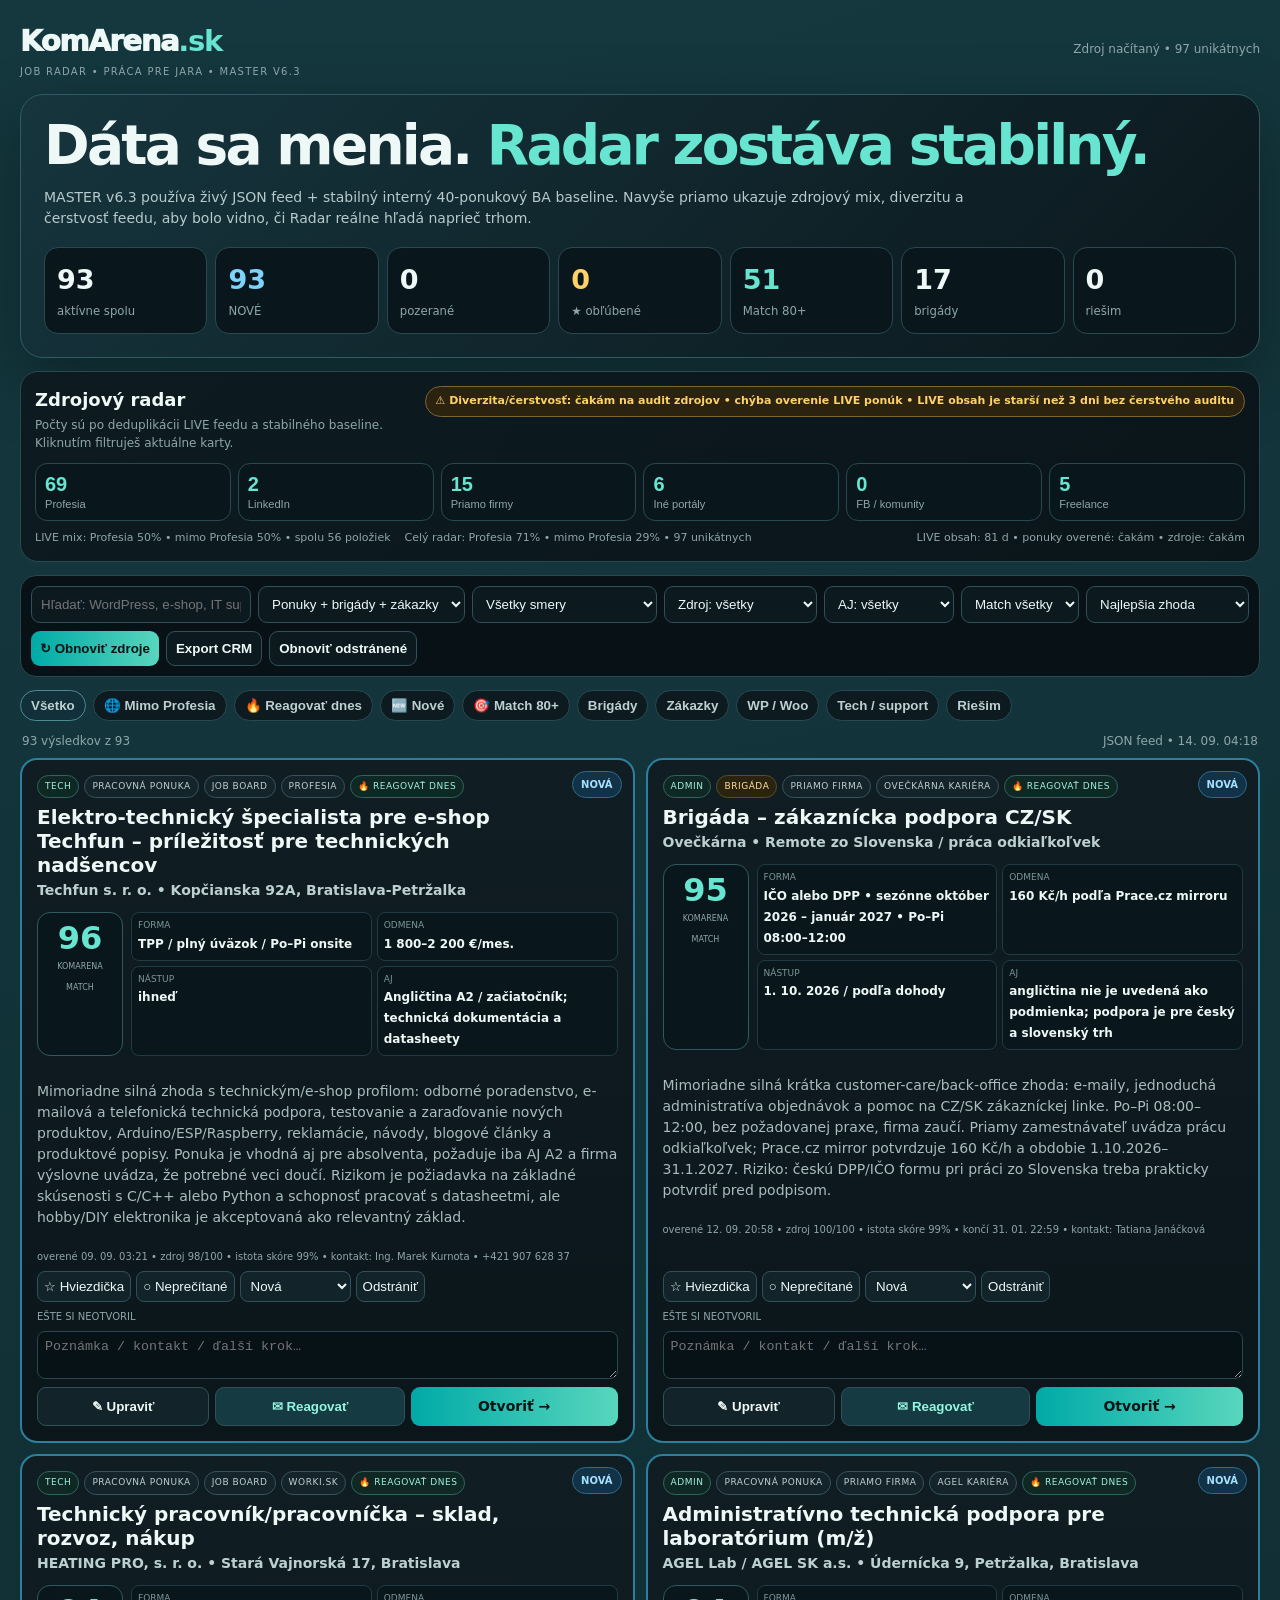
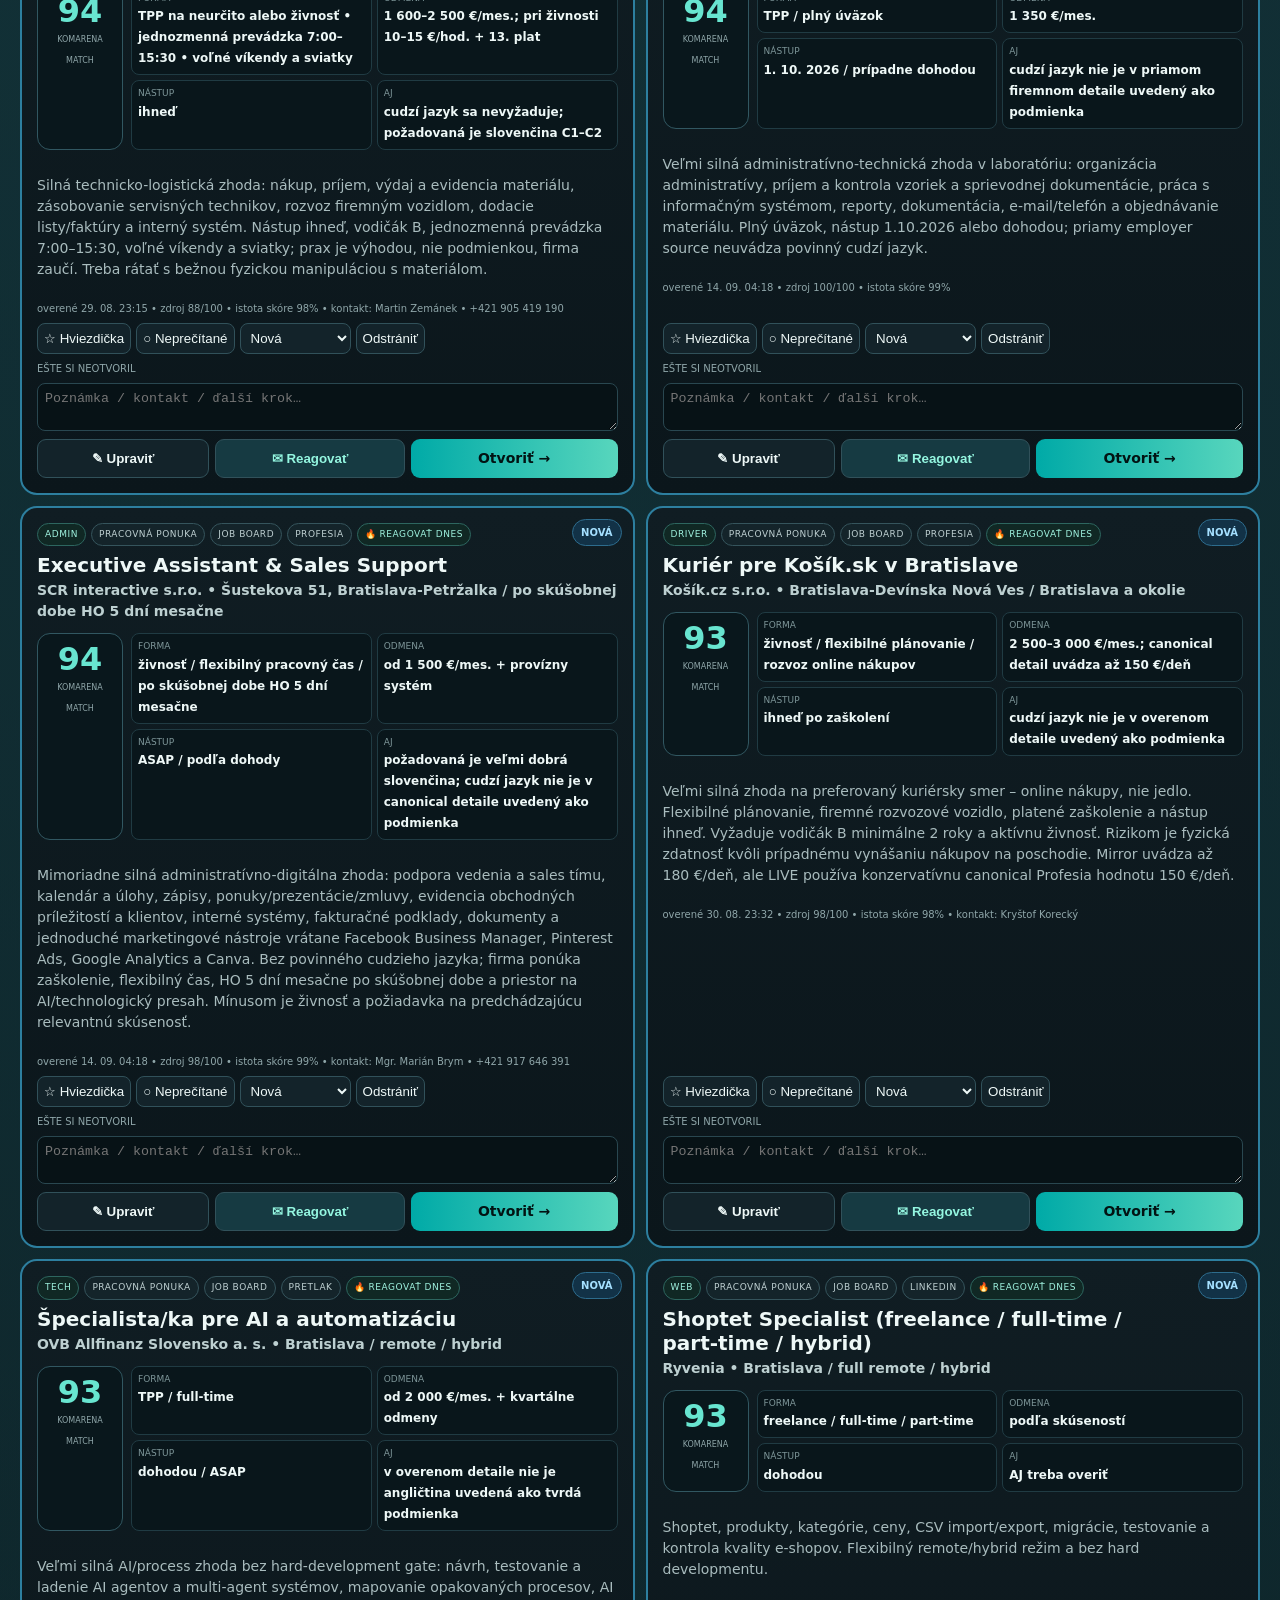
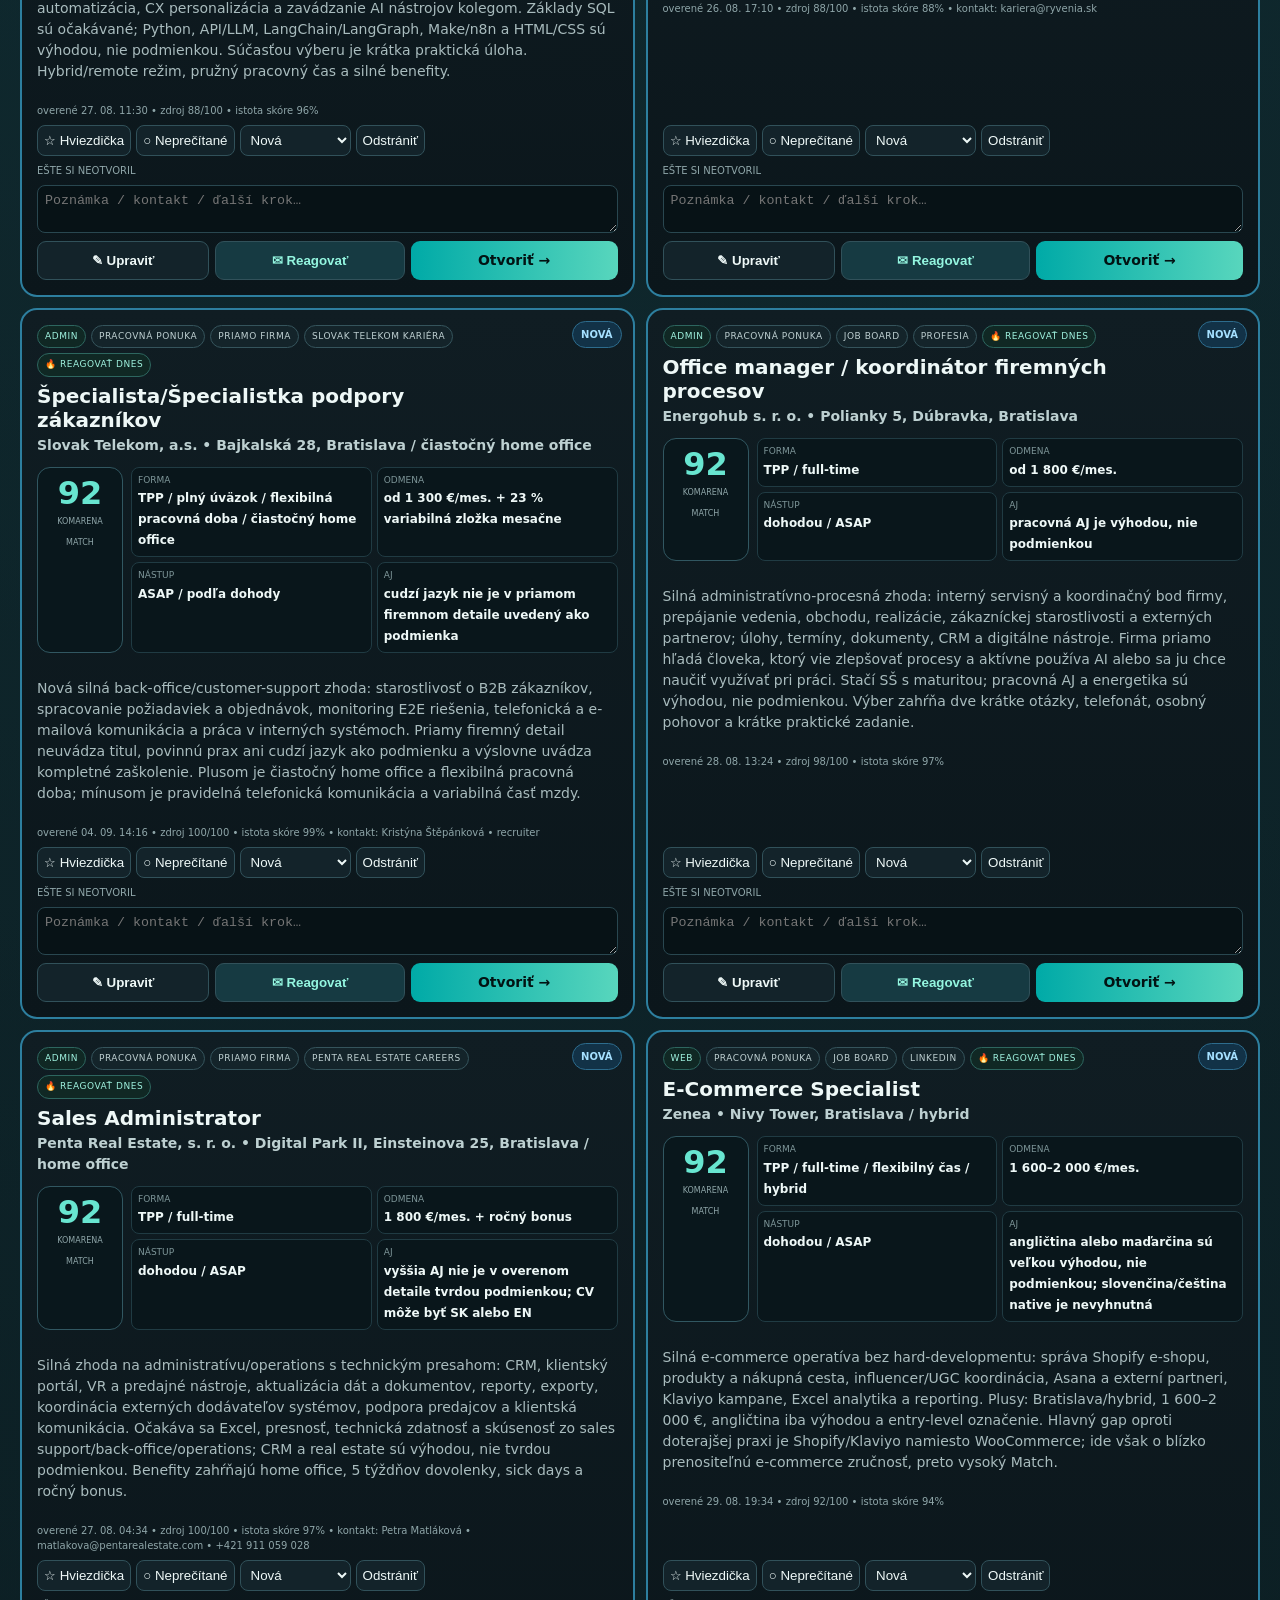
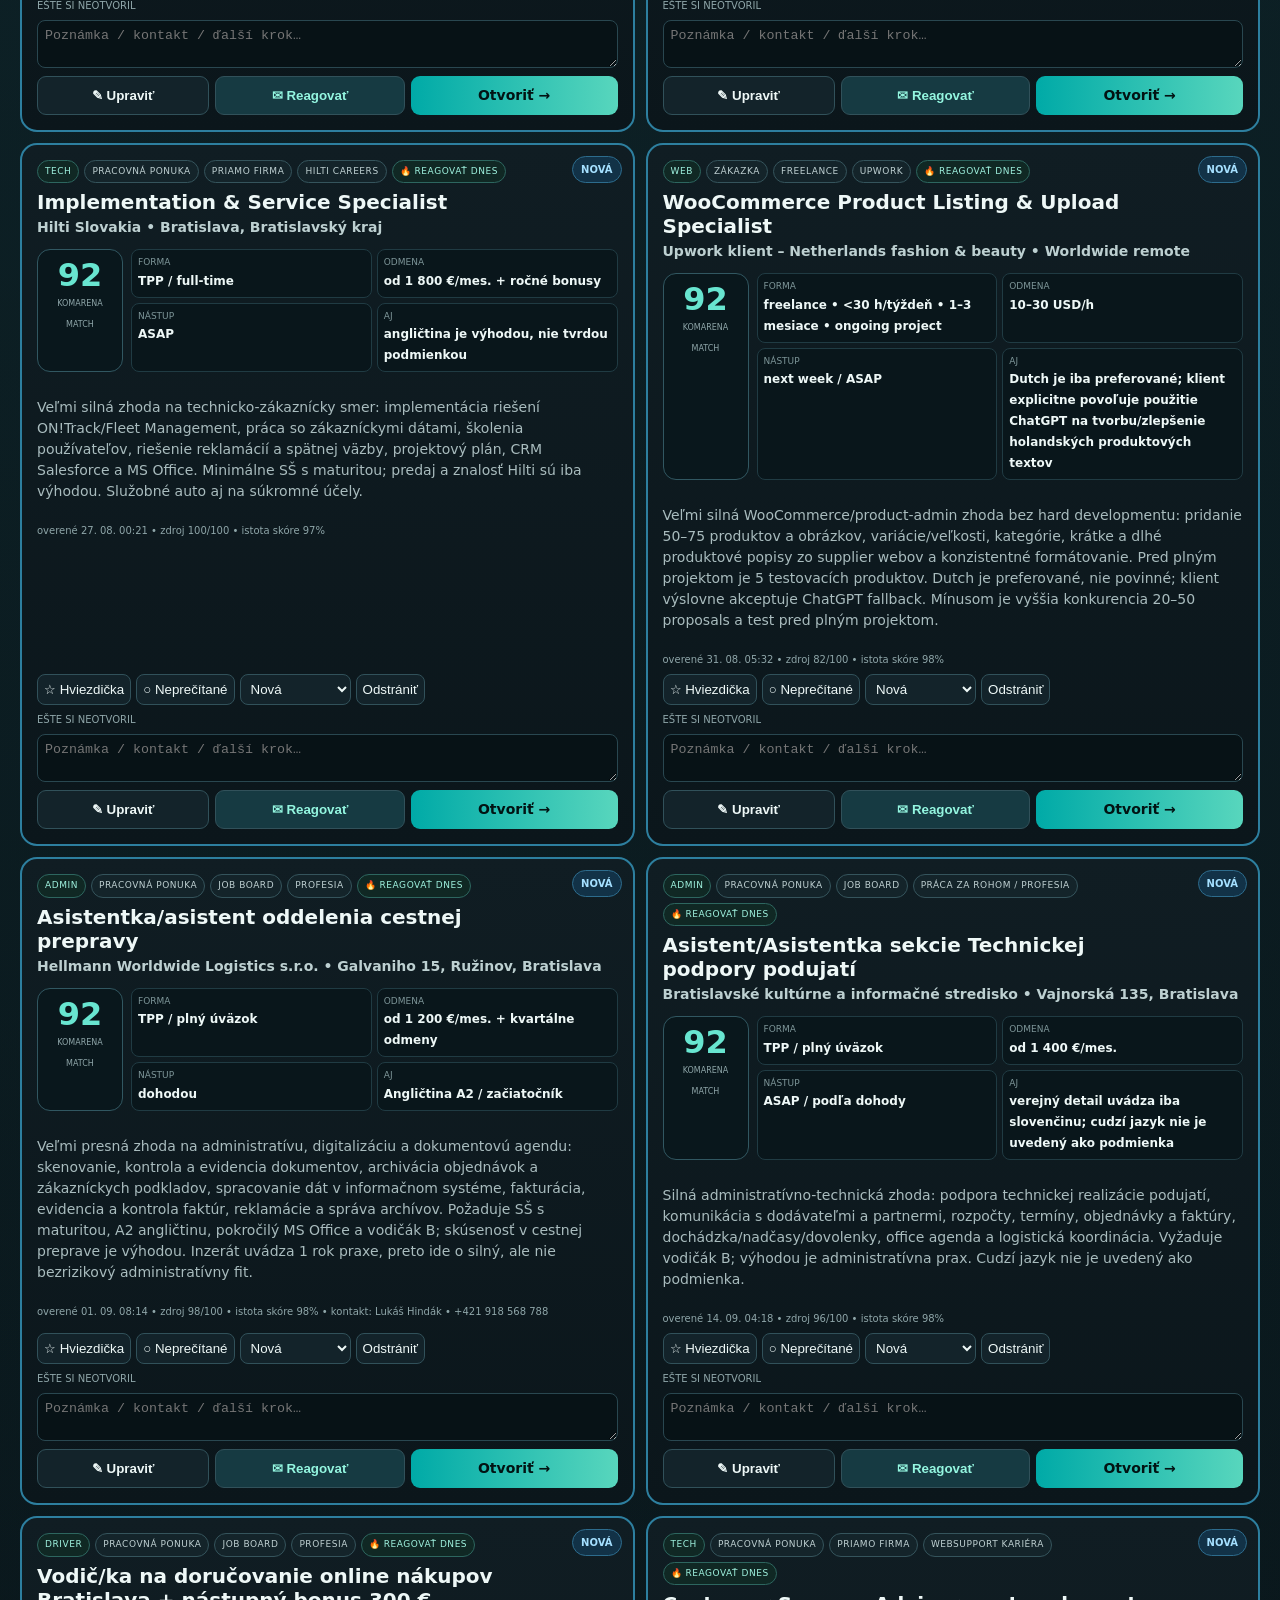
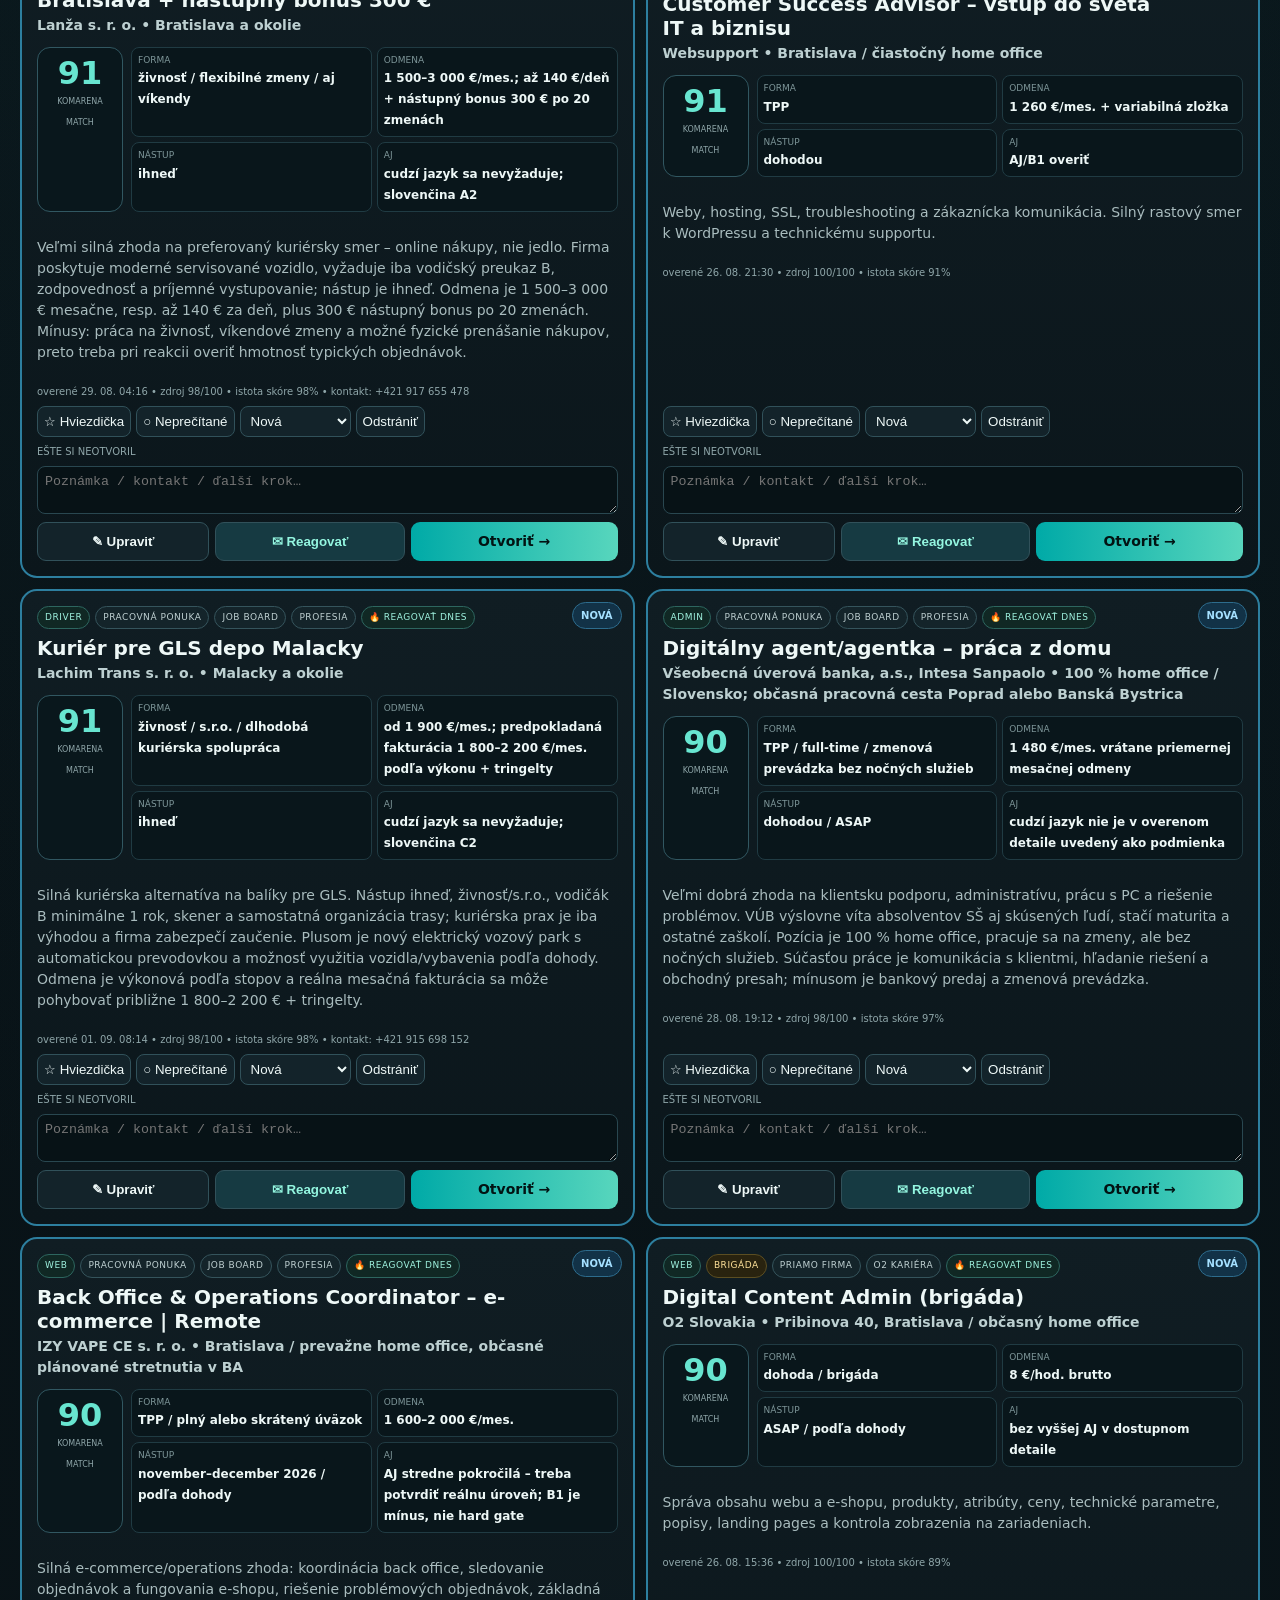
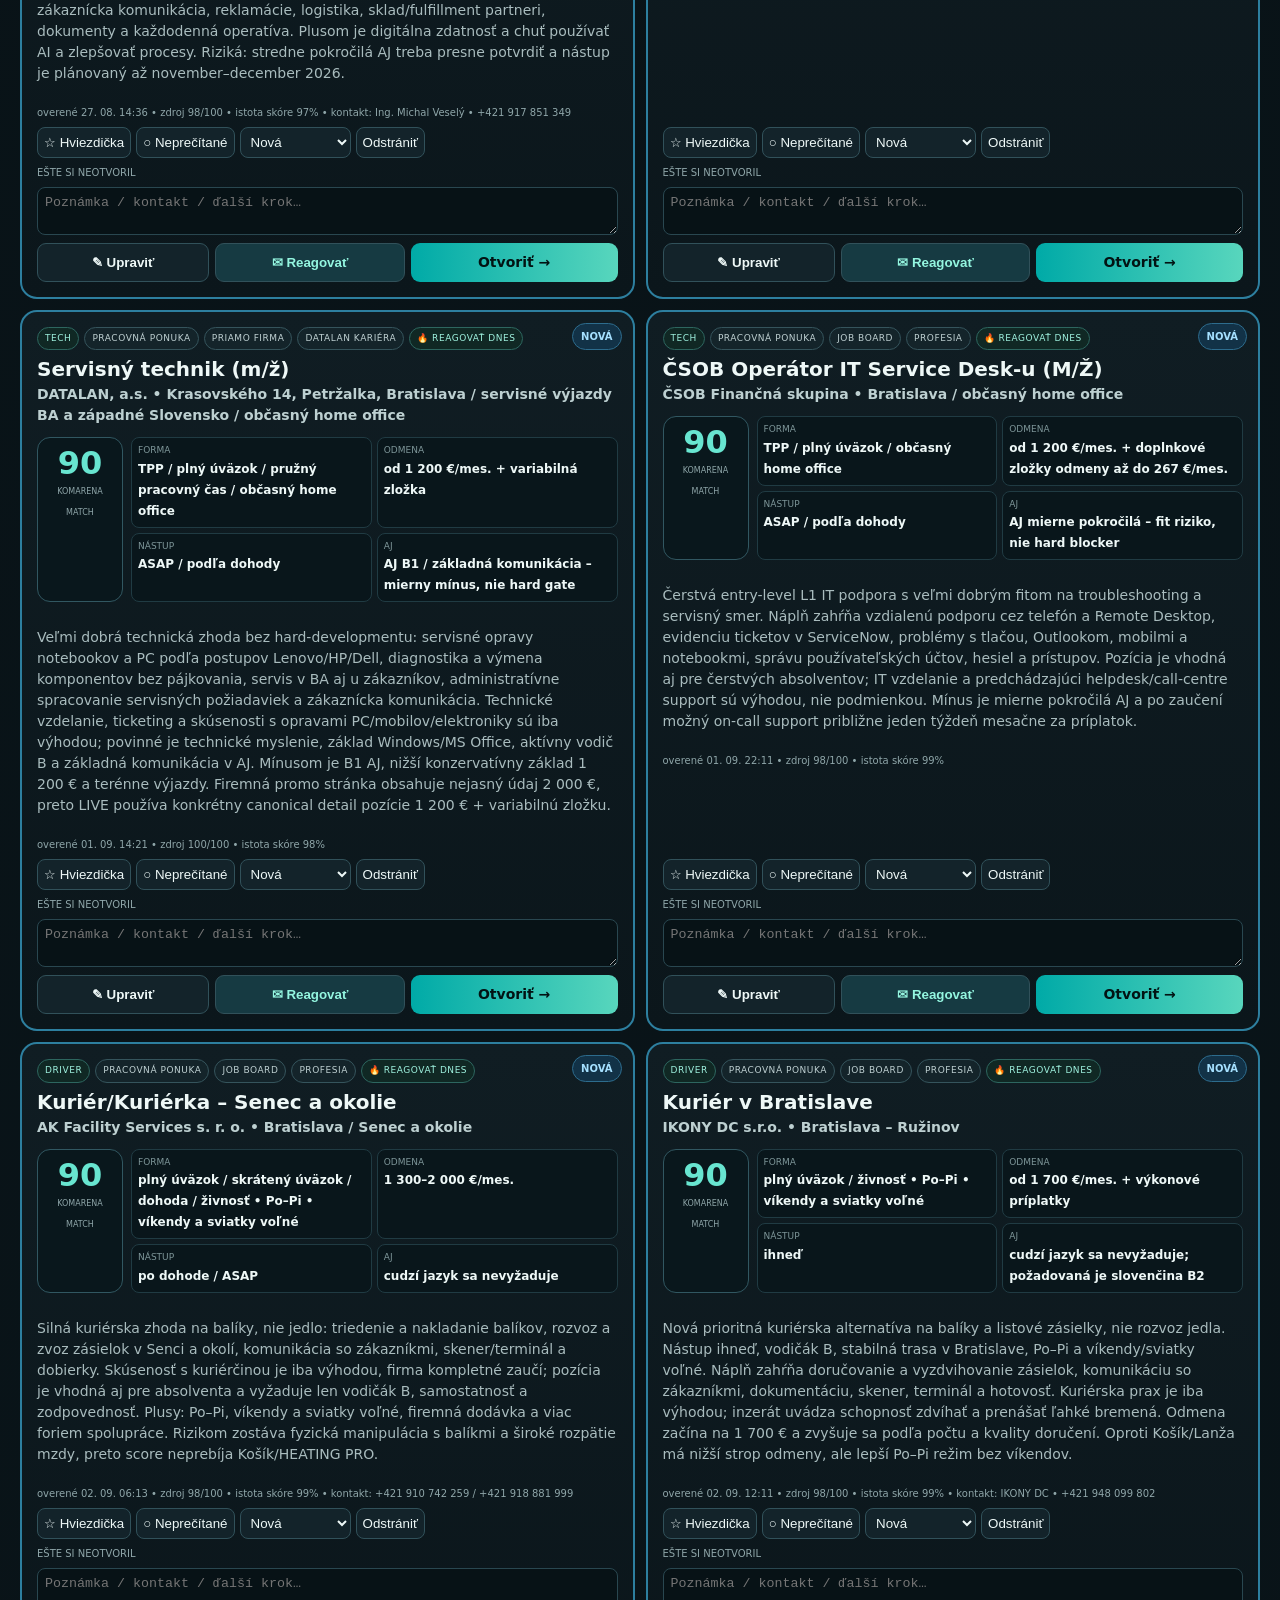
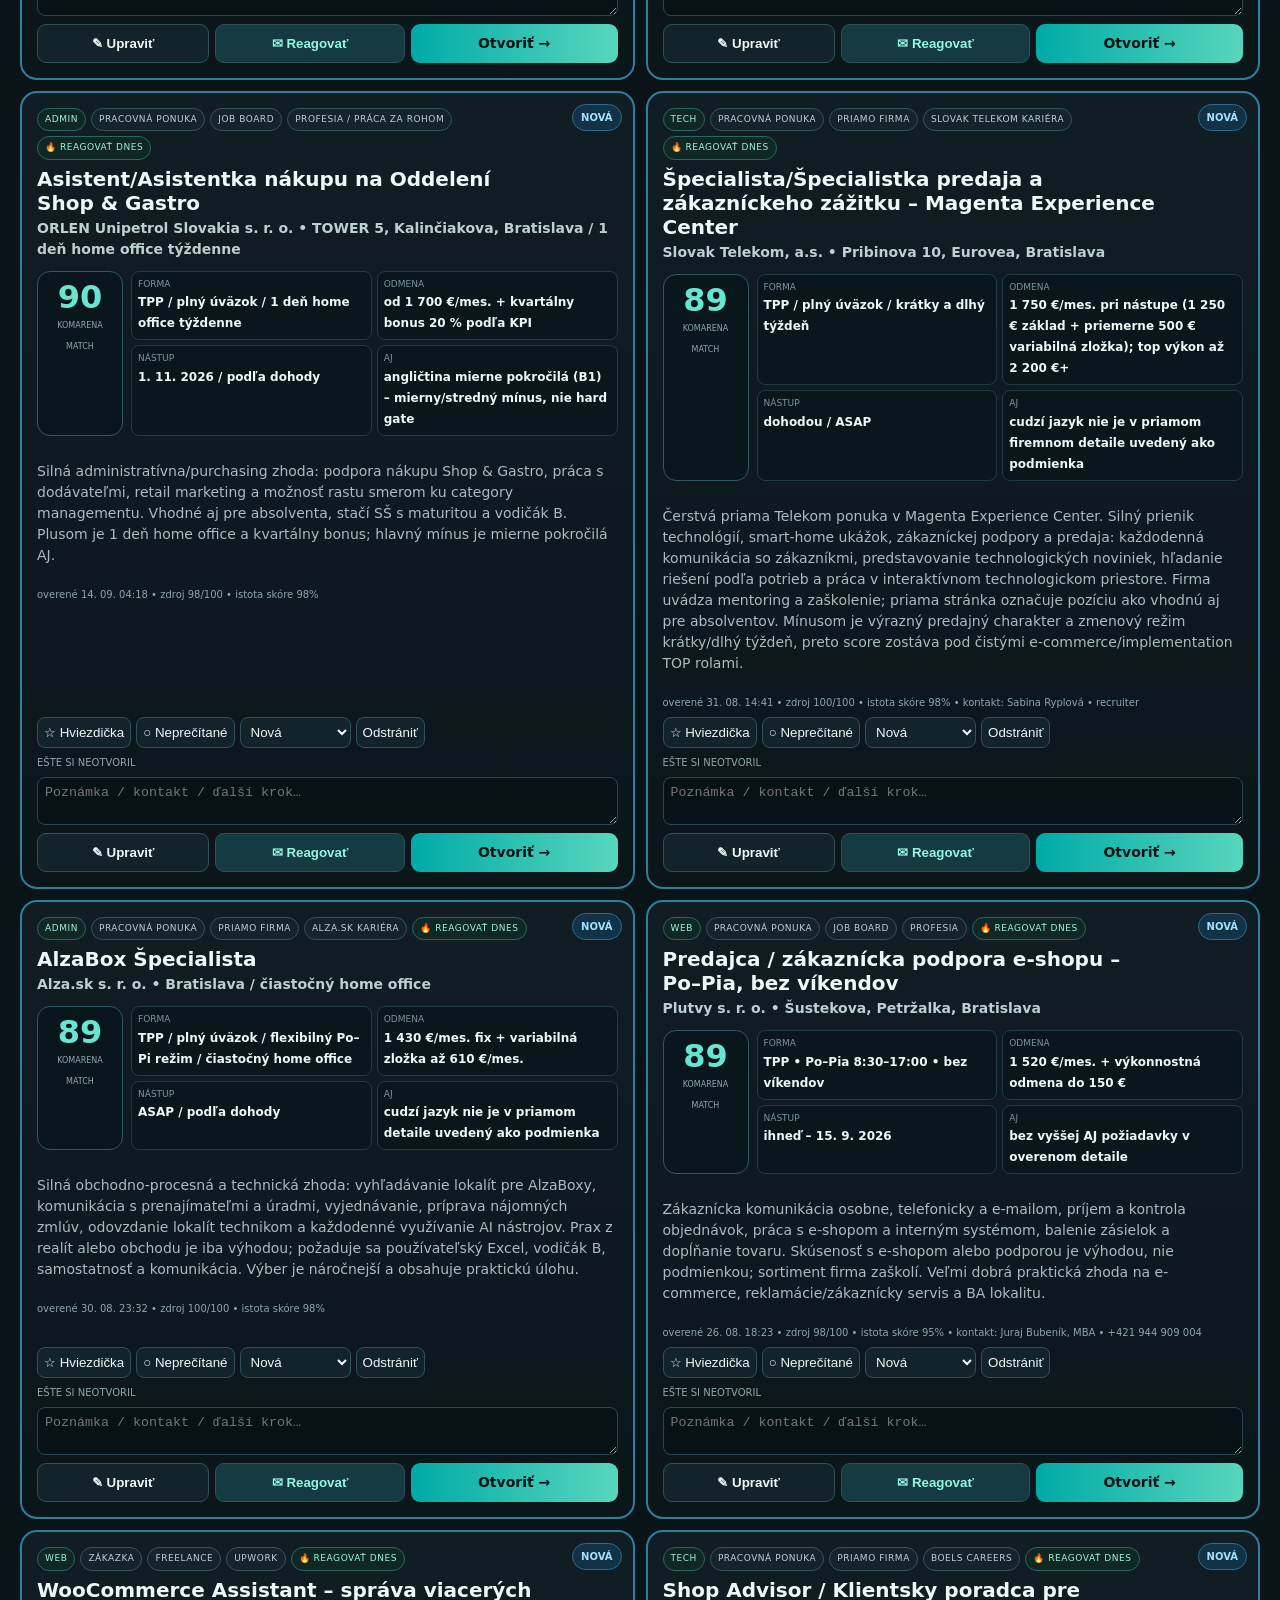
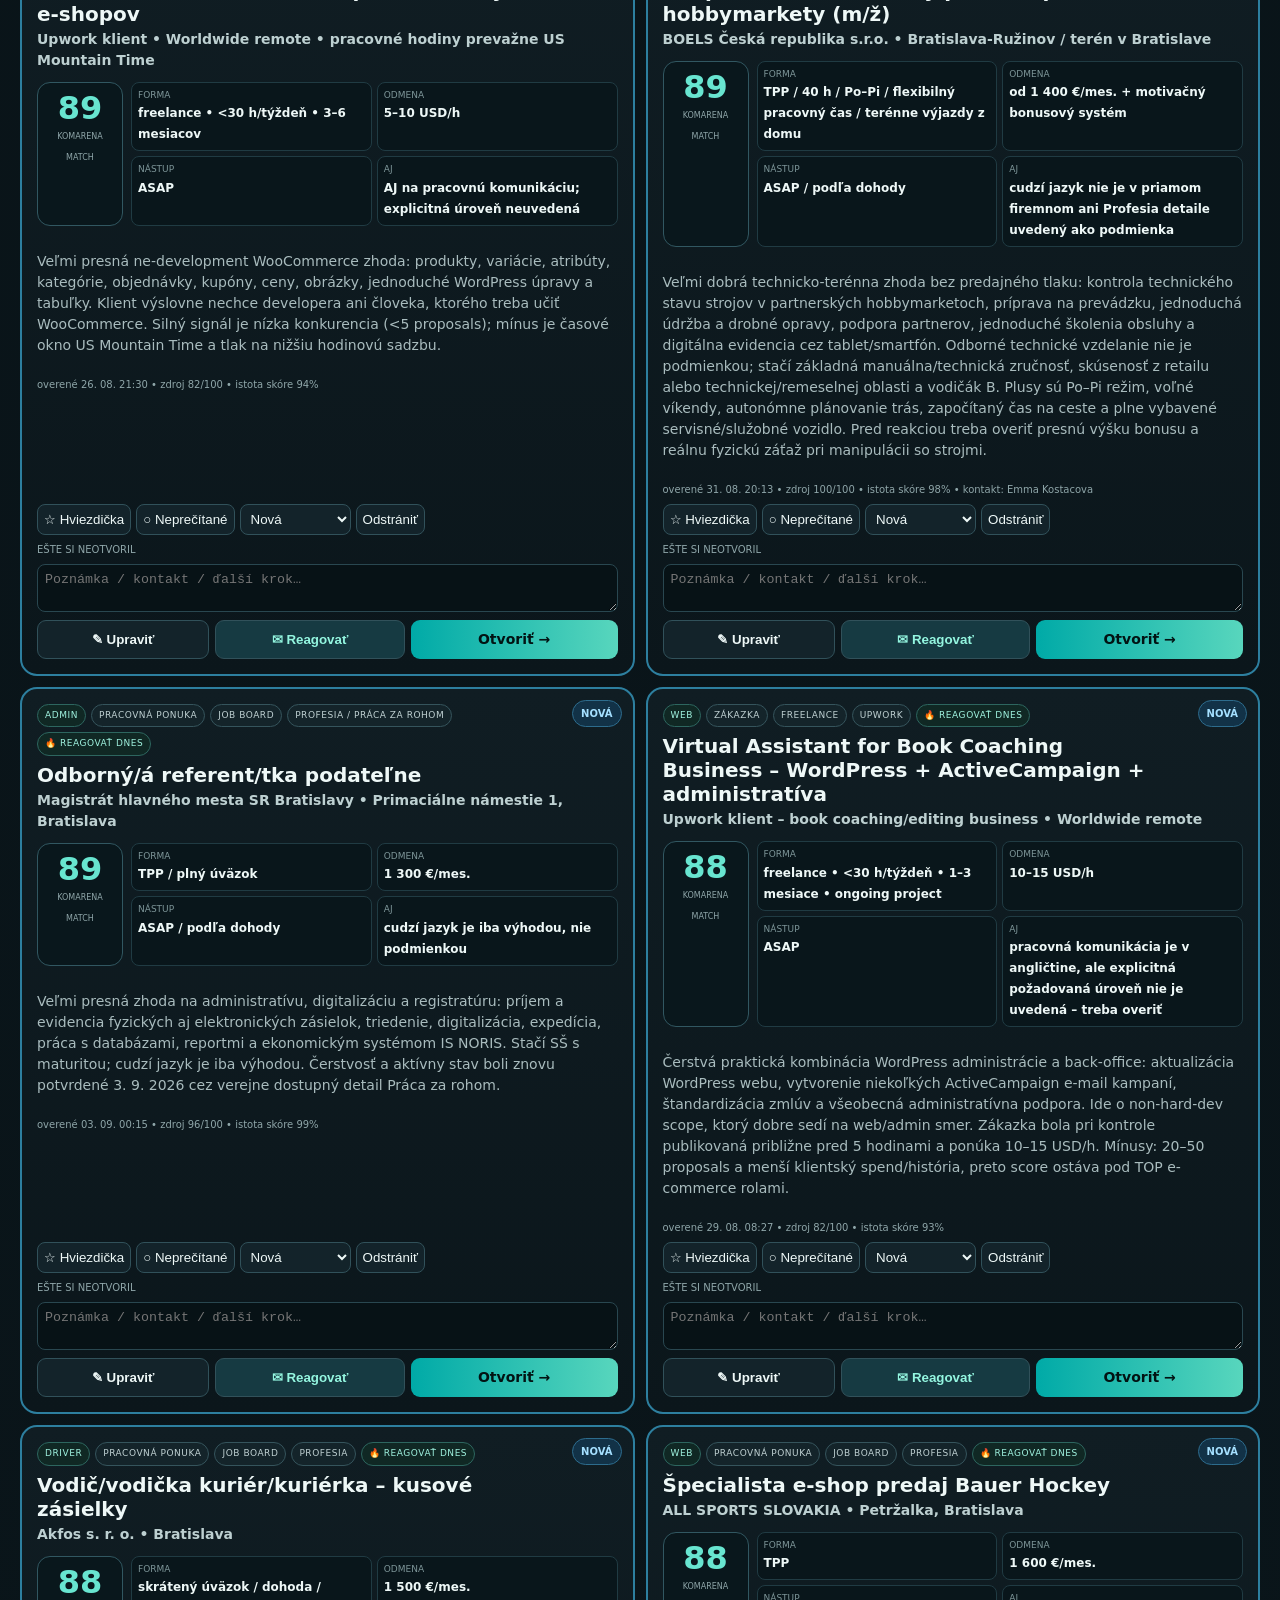
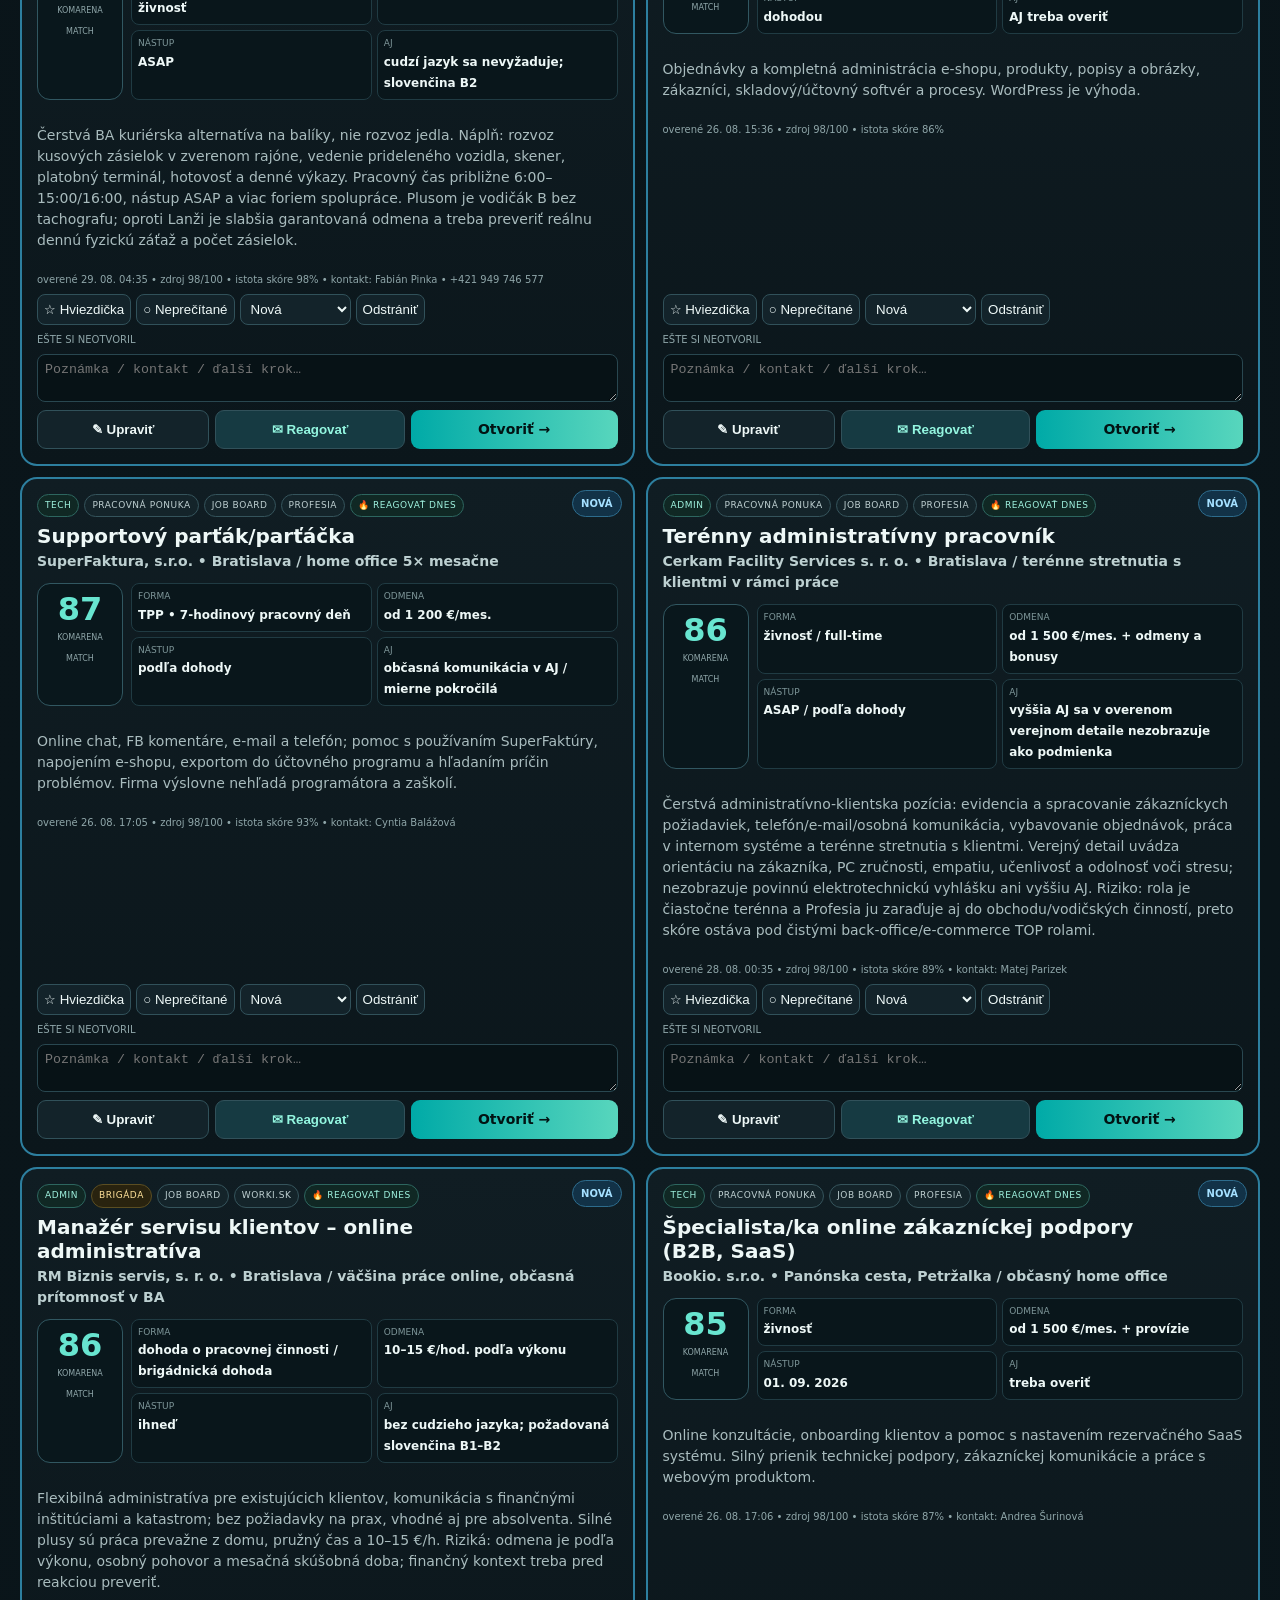
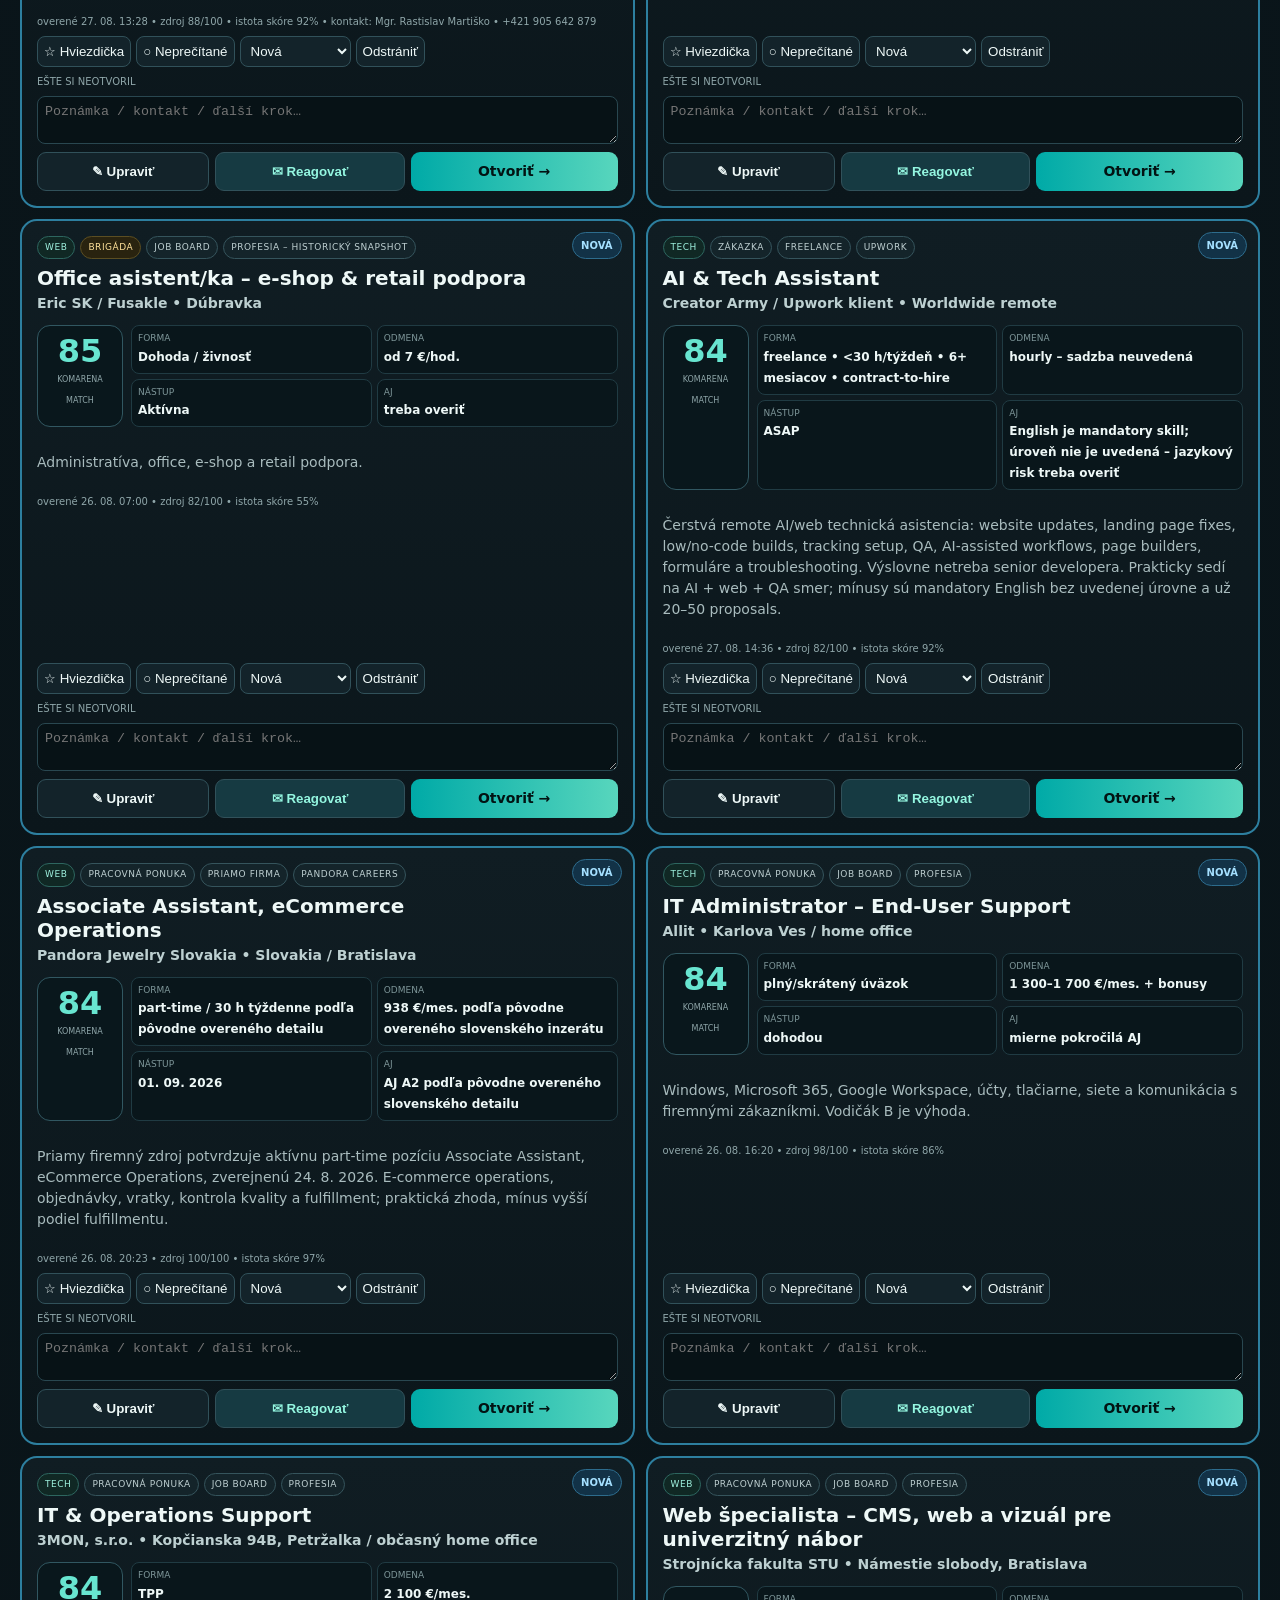
<file: komarena-job-radar-v6.3.html>
<!DOCTYPE html>
<html lang="sk"><head><meta charset="utf-8"/><meta content="width=device-width,initial-scale=1" name="viewport"/><meta content="#071014" name="theme-color"/><title>KomArena.sk Job Radar v6.3</title><link href="job-radar-v6.css?v=6300" rel="stylesheet"/><style>
.sourceRadar{margin:13px 0;background:linear-gradient(135deg,#0d1b21,#0a151a);border:1px solid #294952;border-radius:18px;padding:14px}.sourceHead{display:flex;justify-content:space-between;align-items:flex-start;gap:12px}.sourceHead h2{margin:0;font-size:18px}.sourceHead p{margin:3px 0 0;color:#8fa6a9;font-size:12px}.sourceHealth{border:1px solid #31515a;border-radius:999px;padding:6px 10px;font-size:11px;font-weight:850;color:#bdd0d1;white-space:nowrap}.sourceHealth.ok{border-color:#2f705d;color:#8ff0c6;background:#10251f}.sourceHealth.warn{border-color:#7c6531;color:#ffd166;background:#2b2310}.sourceMetrics{display:grid;grid-template-columns:repeat(6,1fr);gap:7px;margin-top:11px}.sourceMetric{background:#09171c;color:#eef8f7;border:1px solid #294952;border-radius:12px;padding:9px;text-align:left;cursor:pointer}.sourceMetric b{display:block;font-size:20px;color:#68e5d0}.sourceMetric small{color:#8fa6a9}.sourceMetric.on{border-color:#68e5d0;background:#102824}.sourceMeta{display:flex;justify-content:space-between;gap:10px;flex-wrap:wrap;margin-top:9px;color:#8fa6a9;font-size:11px}.sourceMeta .mix{display:flex;gap:14px;flex-wrap:wrap}.sourceHidden{display:none!important}.filters{grid-template-columns:2fr repeat(6,1fr)}@media(max-width:1100px){.sourceMetrics{grid-template-columns:repeat(3,1fr)}.filters{grid-template-columns:repeat(3,1fr)}}@media(max-width:760px){.sourceHead{flex-direction:column}.sourceHealth{white-space:normal}.sourceMetrics{grid-template-columns:1fr 1fr}.filters{grid-template-columns:1fr 1fr}.filters input{grid-column:1/-1}}
</style></head><body><div class="app"><div class="top"><div><div class="brand">KomArena<b>.sk</b></div><div class="micro">JOB RADAR • PRÁCA PRE JARA • MASTER v6.3</div></div><div class="sync" id="sync">Načítavam zdroje…</div></div>
<section class="hero"><h1>Dáta sa menia. <span>Radar zostáva stabilný.</span></h1><p>MASTER v6.3 používa živý JSON feed + stabilný interný 40-ponukový BA baseline. Navyše priamo ukazuje zdrojový mix, diverzitu a čerstvosť feedu, aby bolo vidno, či Radar reálne hľadá naprieč trhom.</p><div class="metrics"><div class="metric" data-qk="all"><b id="all">0</b><small>aktívne spolu</small></div><div class="metric new" data-qk="new"><b id="new">0</b><small>NOVÉ</small></div><div class="metric" data-qk="seen"><b id="seen">0</b><small>pozerané</small></div><div class="metric star" data-qk="star"><b id="star">0</b><small>★ obľúbené</small></div><div class="metric topm" data-qk="top"><b id="topm">0</b><small>Match 80+</small></div><div class="metric" data-qk="brigada"><b id="brig">0</b><small>brigády</small></div><div class="metric" data-qk="pipe"><b id="pipe">0</b><small>riešim</small></div></div></section>
<section class="sourceRadar" id="sourceRadar"><div class="sourceHead"><div><h2>Zdrojový radar</h2><p>Počty sú po deduplikácii LIVE feedu a stabilného baseline. Kliknutím filtruješ aktuálne karty.</p></div><div class="sourceHealth" id="sourceHealth">Kontrolujem diverzitu…</div></div><div class="sourceMetrics"><button class="sourceMetric" data-source-pick="profesia"><b id="src-profesia">0</b><small>Profesia</small></button><button class="sourceMetric" data-source-pick="linkedin"><b id="src-linkedin">0</b><small>LinkedIn</small></button><button class="sourceMetric" data-source-pick="company"><b id="src-company">0</b><small>Priamo firmy</small></button><button class="sourceMetric" data-source-pick="other"><b id="src-other">0</b><small>Iné portály</small></button><button class="sourceMetric" data-source-pick="community"><b id="src-community">0</b><small>FB / komunity</small></button><button class="sourceMetric" data-source-pick="freelance"><b id="src-freelance">0</b><small>Freelance</small></button></div><div class="sourceMeta"><div class="mix"><span id="sourceMix">LIVE mix: čakám…</span><span id="sourceTotal">Celý radar: čakám…</span></div><span id="sourceFresh">Čerstvosť LIVE: čakám…</span></div></section>
<section class="toolbar"><div class="filters"><input id="q" placeholder="Hľadať: WordPress, e-shop, IT support, kuriér…"/><select id="origin"><option value="all">Ponuky + brigády + zákazky</option><option value="ponuka">Pracovné ponuky</option><option value="brigáda">Brigády</option><option value="zakazka">Zákazky / dopyty</option></select><select id="track"><option value="all">Všetky smery</option><option value="web">WP / Woo / e-commerce</option><option value="tech">Tech / IT / IoT</option><option value="admin">Administratíva</option><option value="driver">Vodič / kuriér</option><option value="warehouse">Sklad</option><option value="other">Ostatné</option></select><select id="sourceFilter"><option value="all">Zdroj: všetky</option><option value="nonprof">Mimo Profesia</option><option value="profesia">Profesia</option><option value="linkedin">LinkedIn</option><option value="company">Priamo firmy / úrad</option><option value="other">Iné portály</option><option value="community">FB / komunity</option><option value="freelance">Freelance</option></select><select id="eng"><option value="all">AJ: všetky</option><option value="ok">A2 / bez vyššej</option><option value="unknown">Treba overiť</option><option value="high">Vyššia AJ</option></select><select id="min"><option value="0">Match všetky</option><option value="90">90+</option><option value="80">80+</option><option value="70">70+</option></select><select id="sort"><option value="score">Najlepšia zhoda</option><option value="new">Najprv nepozerané</option><option value="star">Najprv ★</option><option value="view">Naposledy pozerané</option></select></div><div class="tools"><button class="primary" id="refresh">↻ Obnoviť zdroje</button><button id="export">Export CRM</button><button id="restore">Obnoviť odstránené</button></div></section>
<div class="quick"><button class="on" data-qk="all">Všetko</button><button data-source-pick="nonprof">🌐 Mimo Profesia</button><button data-qk="today">🔥 Reagovať dnes</button><button data-qk="new">🆕 Nové</button><button data-qk="top">🎯 Match 80+</button><button data-qk="brigada">Brigády</button><button data-qk="zakazka">Zákazky</button><button data-qk="web">WP / Woo</button><button data-qk="tech">Tech / support</button><button data-qk="pipe">Riešim</button></div><div class="status"><span id="result">0 výsledkov</span><span id="feed">Čakám na feed…</span></div><main class="grid" id="grid"></main><div class="empty" id="empty">Žiadny výsledok pre zvolené filtre.</div><div class="footer">KomArena.sk Job Radar v6.3 • živý JSON + interný BA baseline • Source Radar • otvorená stránka kontroluje feed každých 5 minút</div></div>
<div class="modal" id="editModal"><div class="box"><div class="head"><h2>Upraviť ponuku</h2><button data-close="editModal">Zavrieť ✕</button></div><div class="body"><div class="edit"><label>Názov<input id="et"/></label><label>Firma<input id="ec"/></label><label>Lokalita<input id="el"/></label><label>Odmena<input id="ep"/></label><label>Forma<input id="ef"/></label><label>Nástup<input id="es"/></label><label>AJ<select id="ee"><option value="ok">A2 / bez vyššej</option><option value="unknown">Treba overiť</option><option value="high">Vyššia</option></select></label><label>Kategória<input id="eca"/></label><label class="full">Popis<textarea id="ed"></textarea></label></div><div class="ma"><button class="primary" id="saveEdit">Uložiť moje úpravy</button><button id="resetEdit">Vrátiť zdrojové údaje</button></div></div></div></div>
<div class="modal" id="reactModal"><div class="box"><div class="head"><h2 id="rt">Vytvoriť reakciu</h2><button data-close="reactModal">Zavrieť ✕</button></div><div class="body build"><section><h3>Personalizovaná reakcia</h3><textarea id="reaction"></textarea><div class="ma"><button class="primary" id="copy">Skopírovať</button><button id="short">Skrátiť</button></div></section><section><h3>Personalizované CV</h3><textarea id="cv"></textarea><div class="ma"><button class="primary" id="download">Stiahnuť CV HTML</button><button id="print">Tlač / PDF</button></div></section><section class="full"><h3>Argumenty</h3><div class="reasons" id="reasons"></div></section></div></div></div>
<script src="job-radar-source-layer-v1.js?v=1"></script>
<script>(()=>{const nativeFetch=window.fetch.bind(window);const esc=s=>String(s??'').replace(/[&<>"']/g,c=>({'&':'&amp;','<':'&lt;','>':'&gt;','"':'&quot;',"'":'&#39;'}[c]));window.fetch=async(input,init)=>{if(typeof input==='string'&&input.includes('brigady-ba-2026-08-26.html')){const r=await nativeFetch('baseline-jobs.json?t='+Date.now(),{cache:'no-store'});if(!r.ok)return r;const d=await r.json();const cards=(d.jobs||[]).map(j=>`<article class="job-card"><h3>${esc(j.title)}</h3><div class="company">${esc(j.company)}</div><div class="facts"><div><b>📍 Lokalita</b><span>${esc(j.location)}</span></div><div><b>💼 Forma</b><span>${esc(j.form)}</span></div><div><b>💶 Odmena</b><span>${esc(j.pay)}</span></div><div><b>⚡ Nástup</b><span>${esc(j.start)}</span></div></div><p>${esc(j.desc)}</p><a class="apply" href="${esc(j.url)}">Otvoriť</a></article>`).join('');return new Response('<!doctype html><html><body>'+cards+'</body></html>',{status:200,headers:{'Content-Type':'text/html; charset=utf-8'}})}return nativeFetch(input,init)}})();</script>
<script src="job-radar-v6.1.js?v=6230"></script></body></html>
</file>
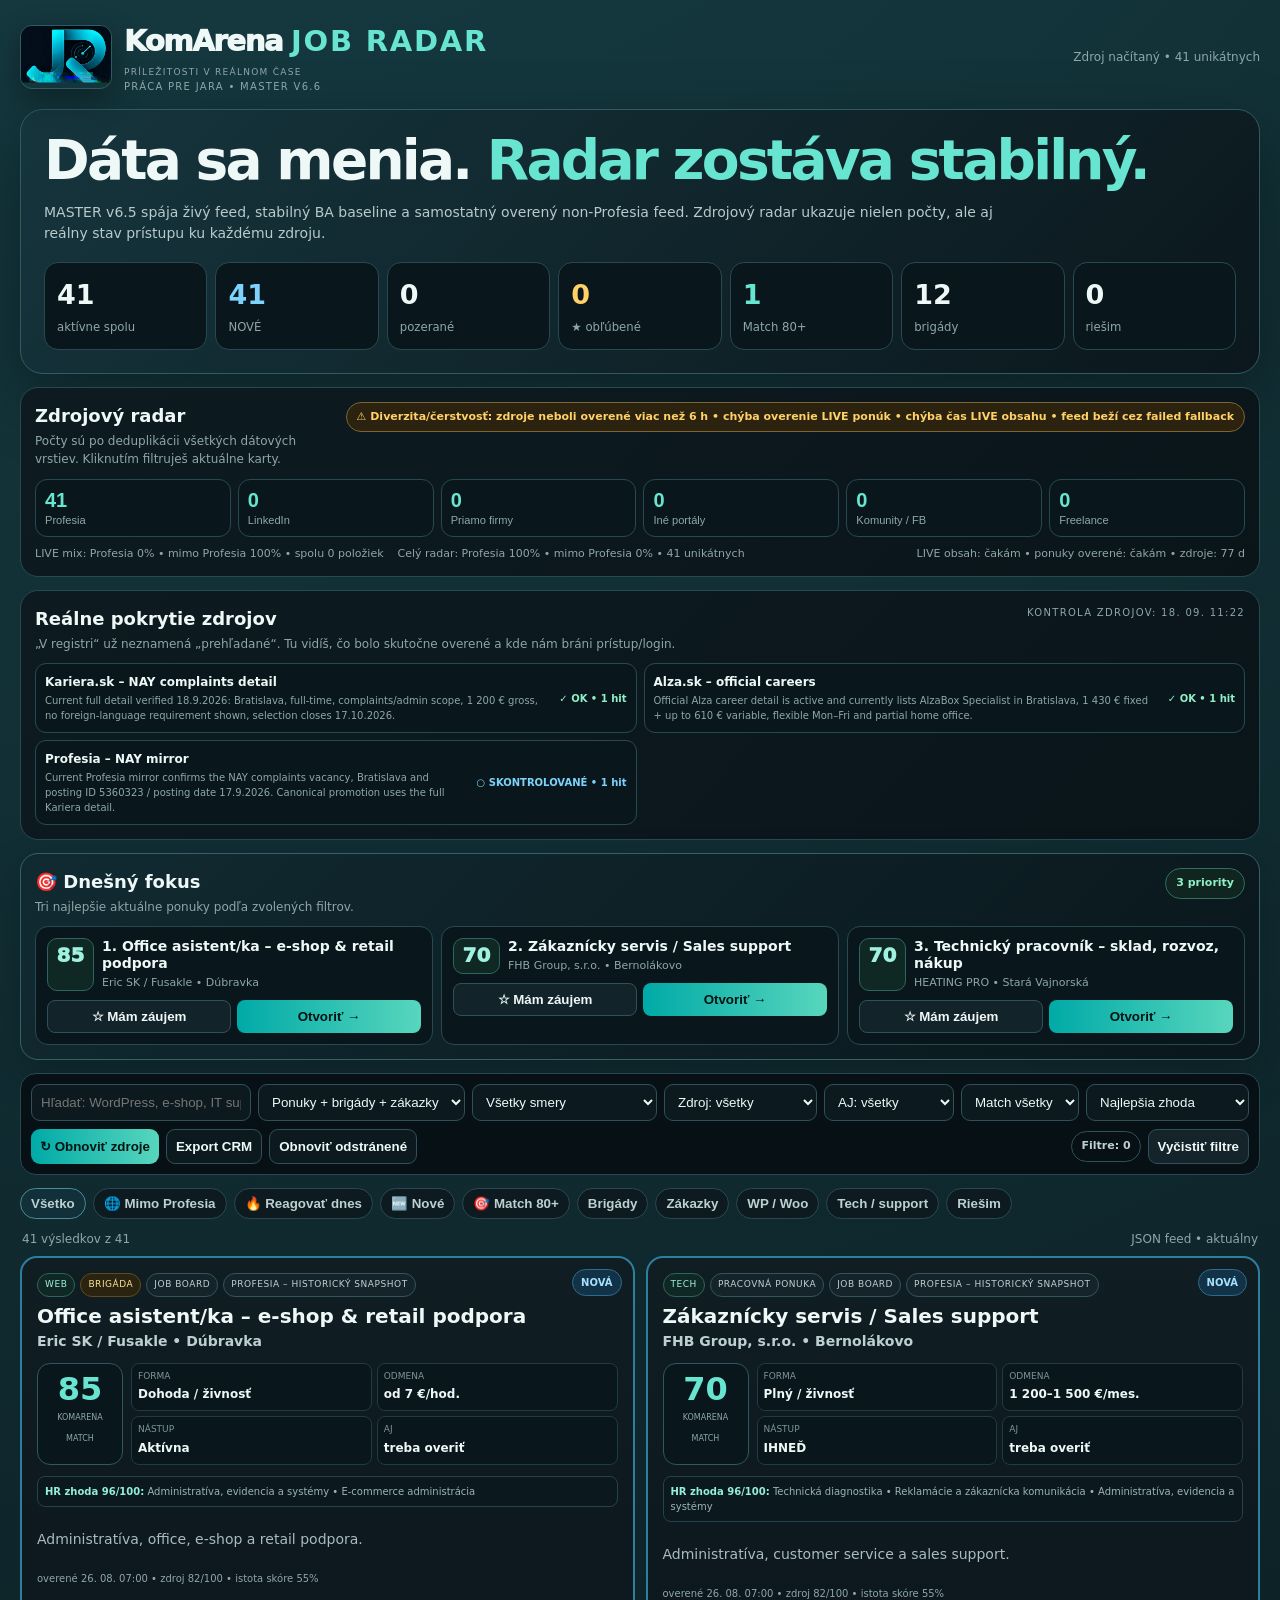
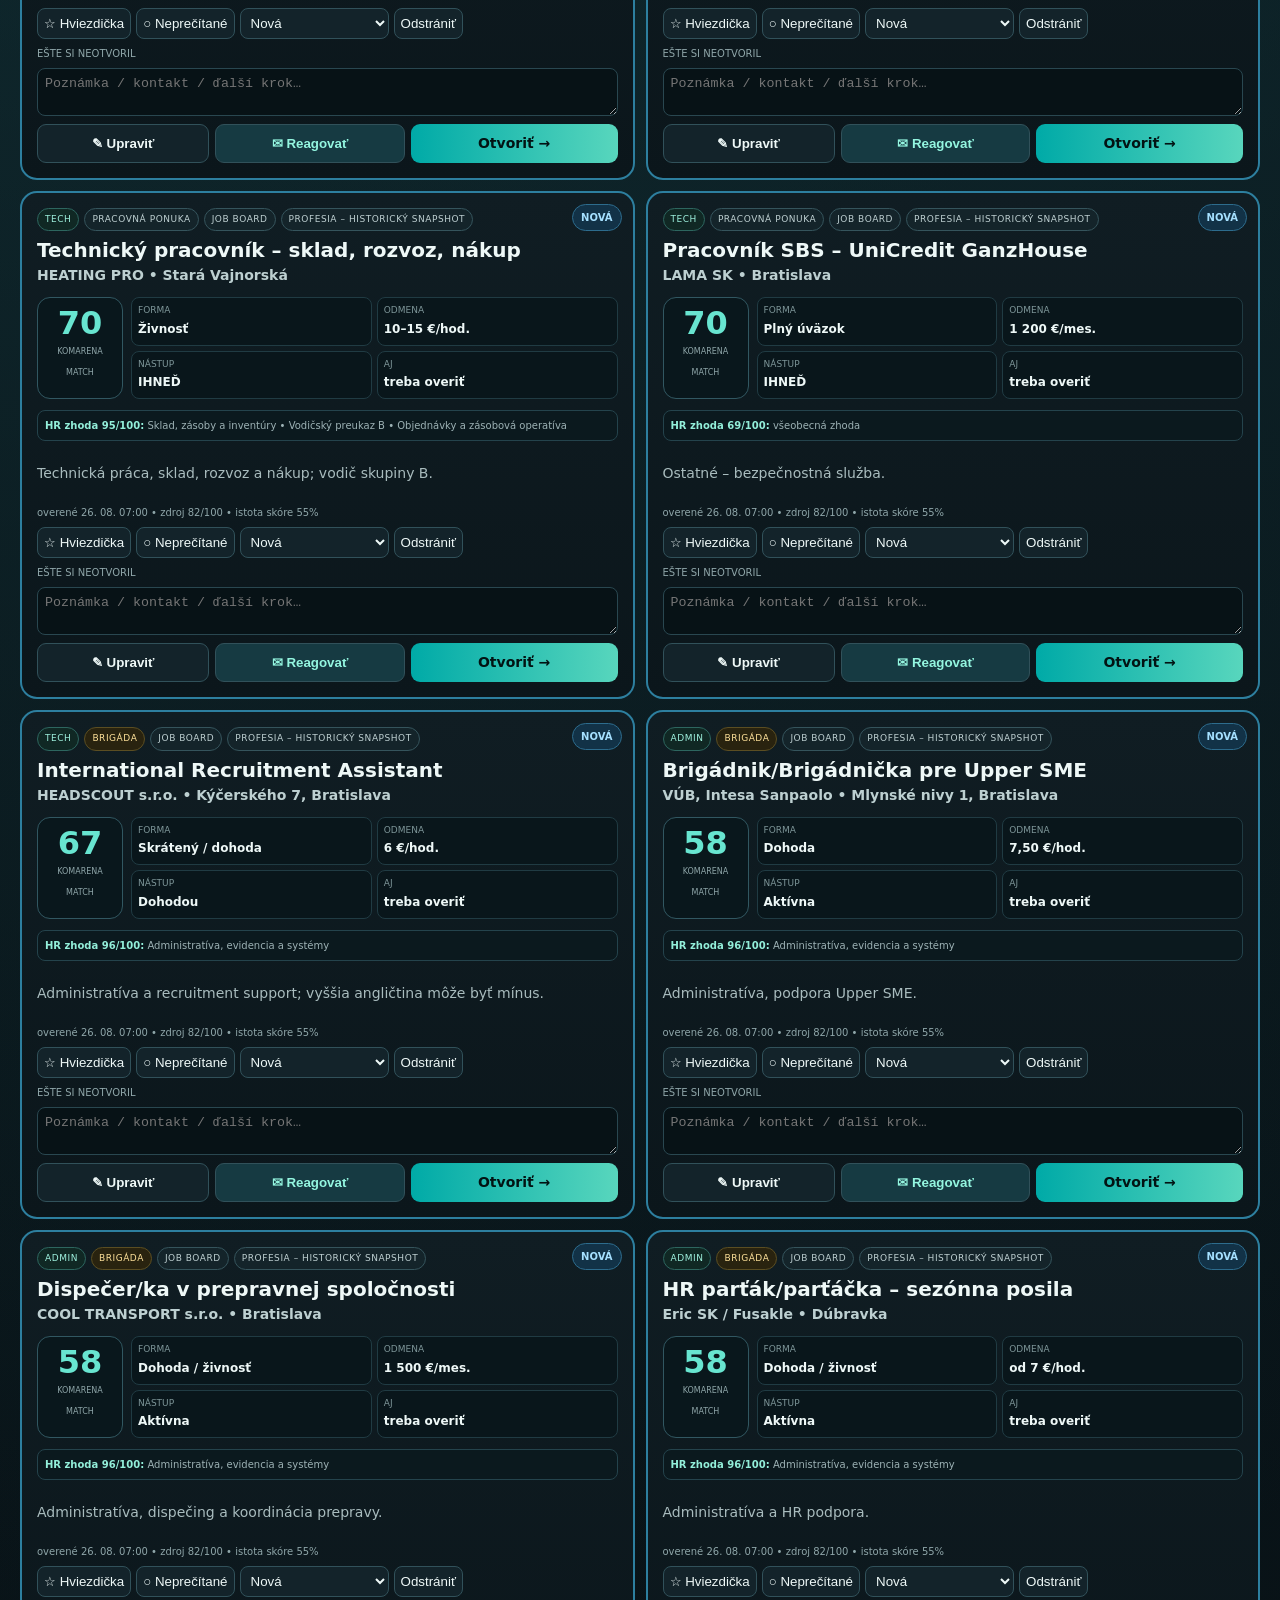
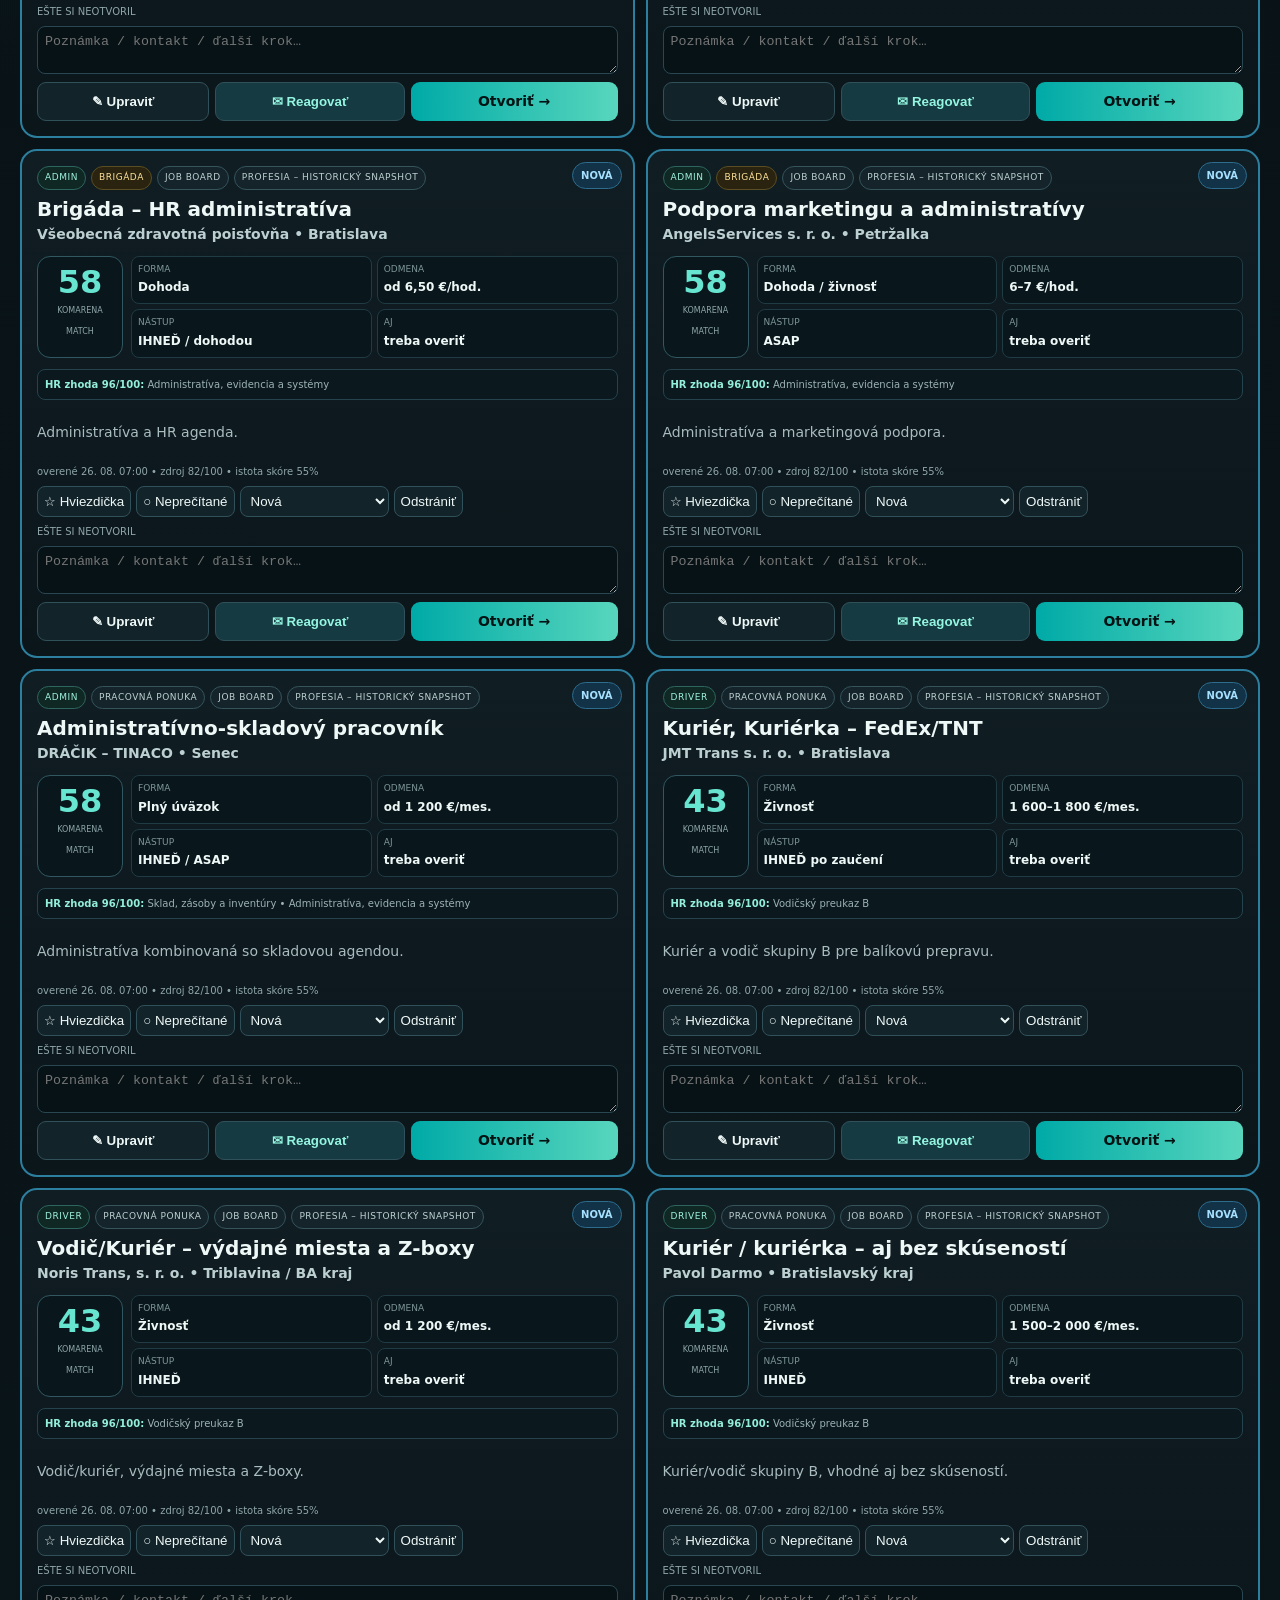
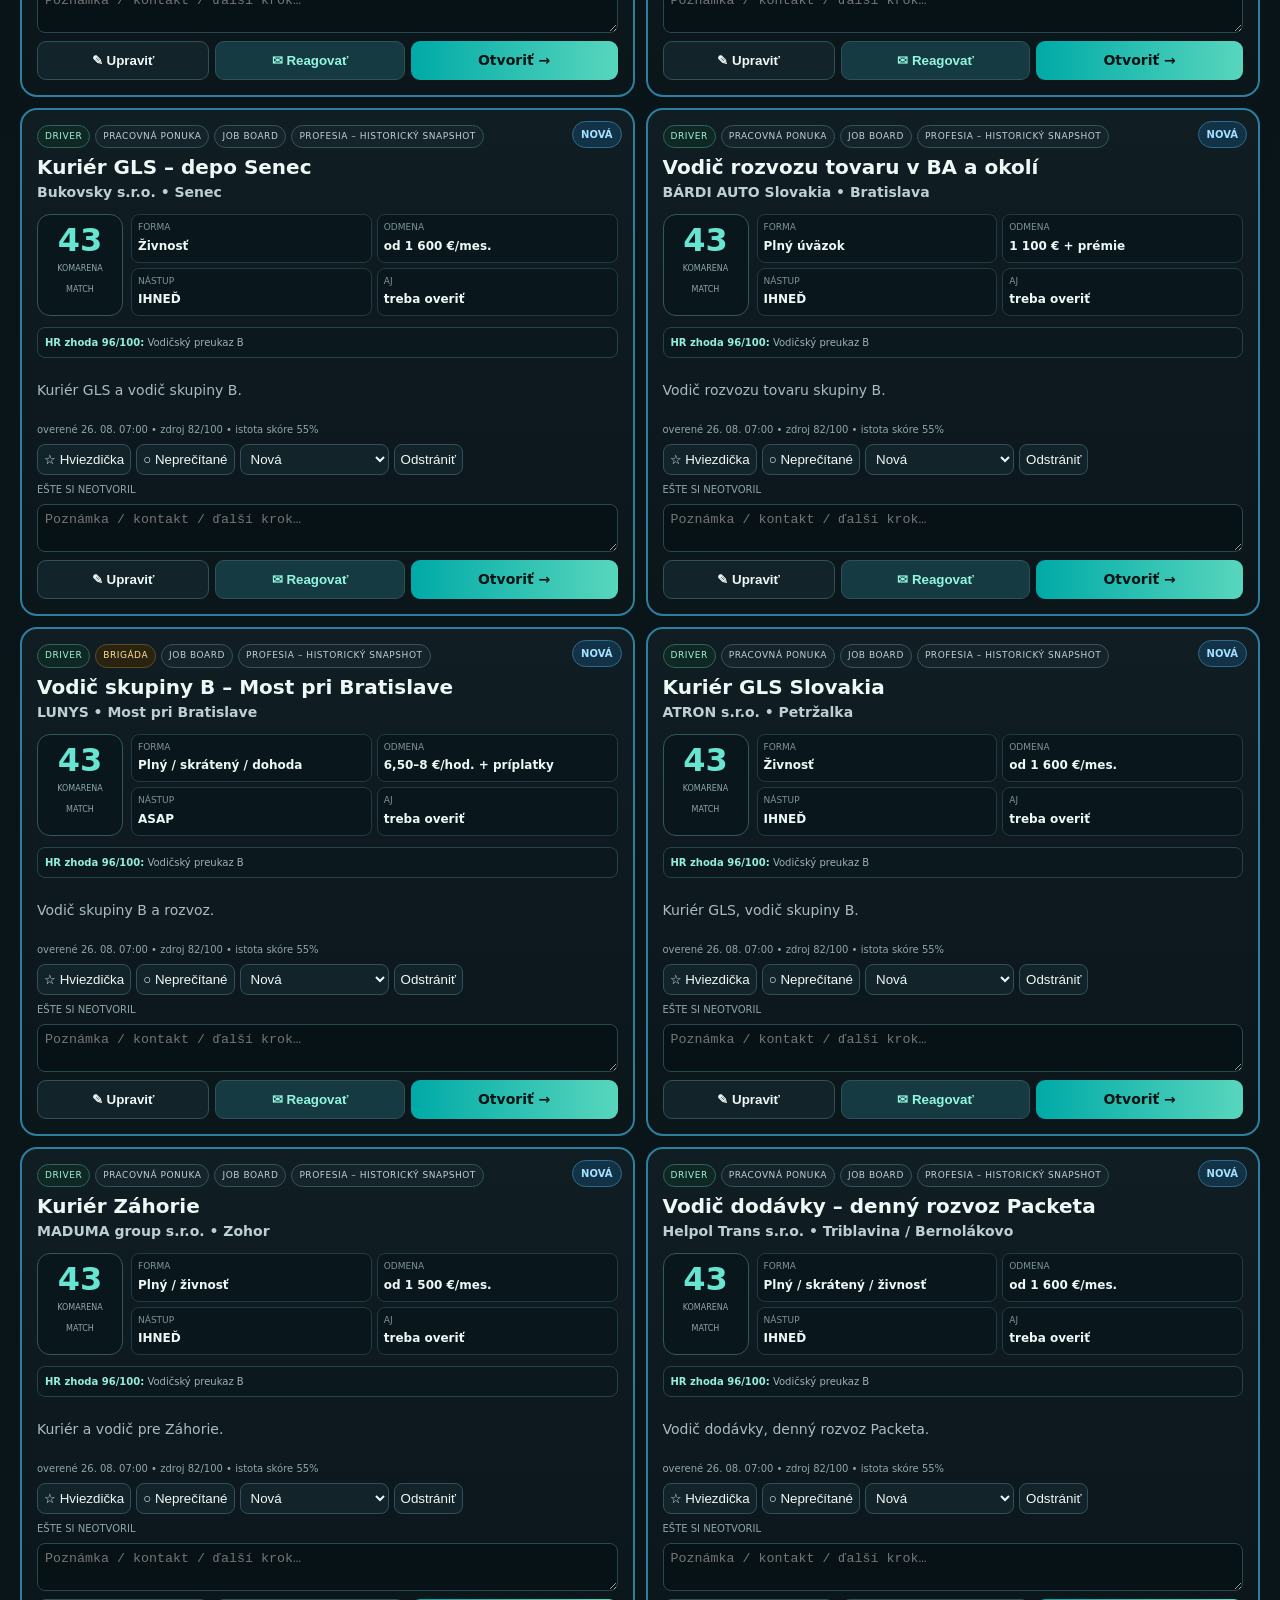
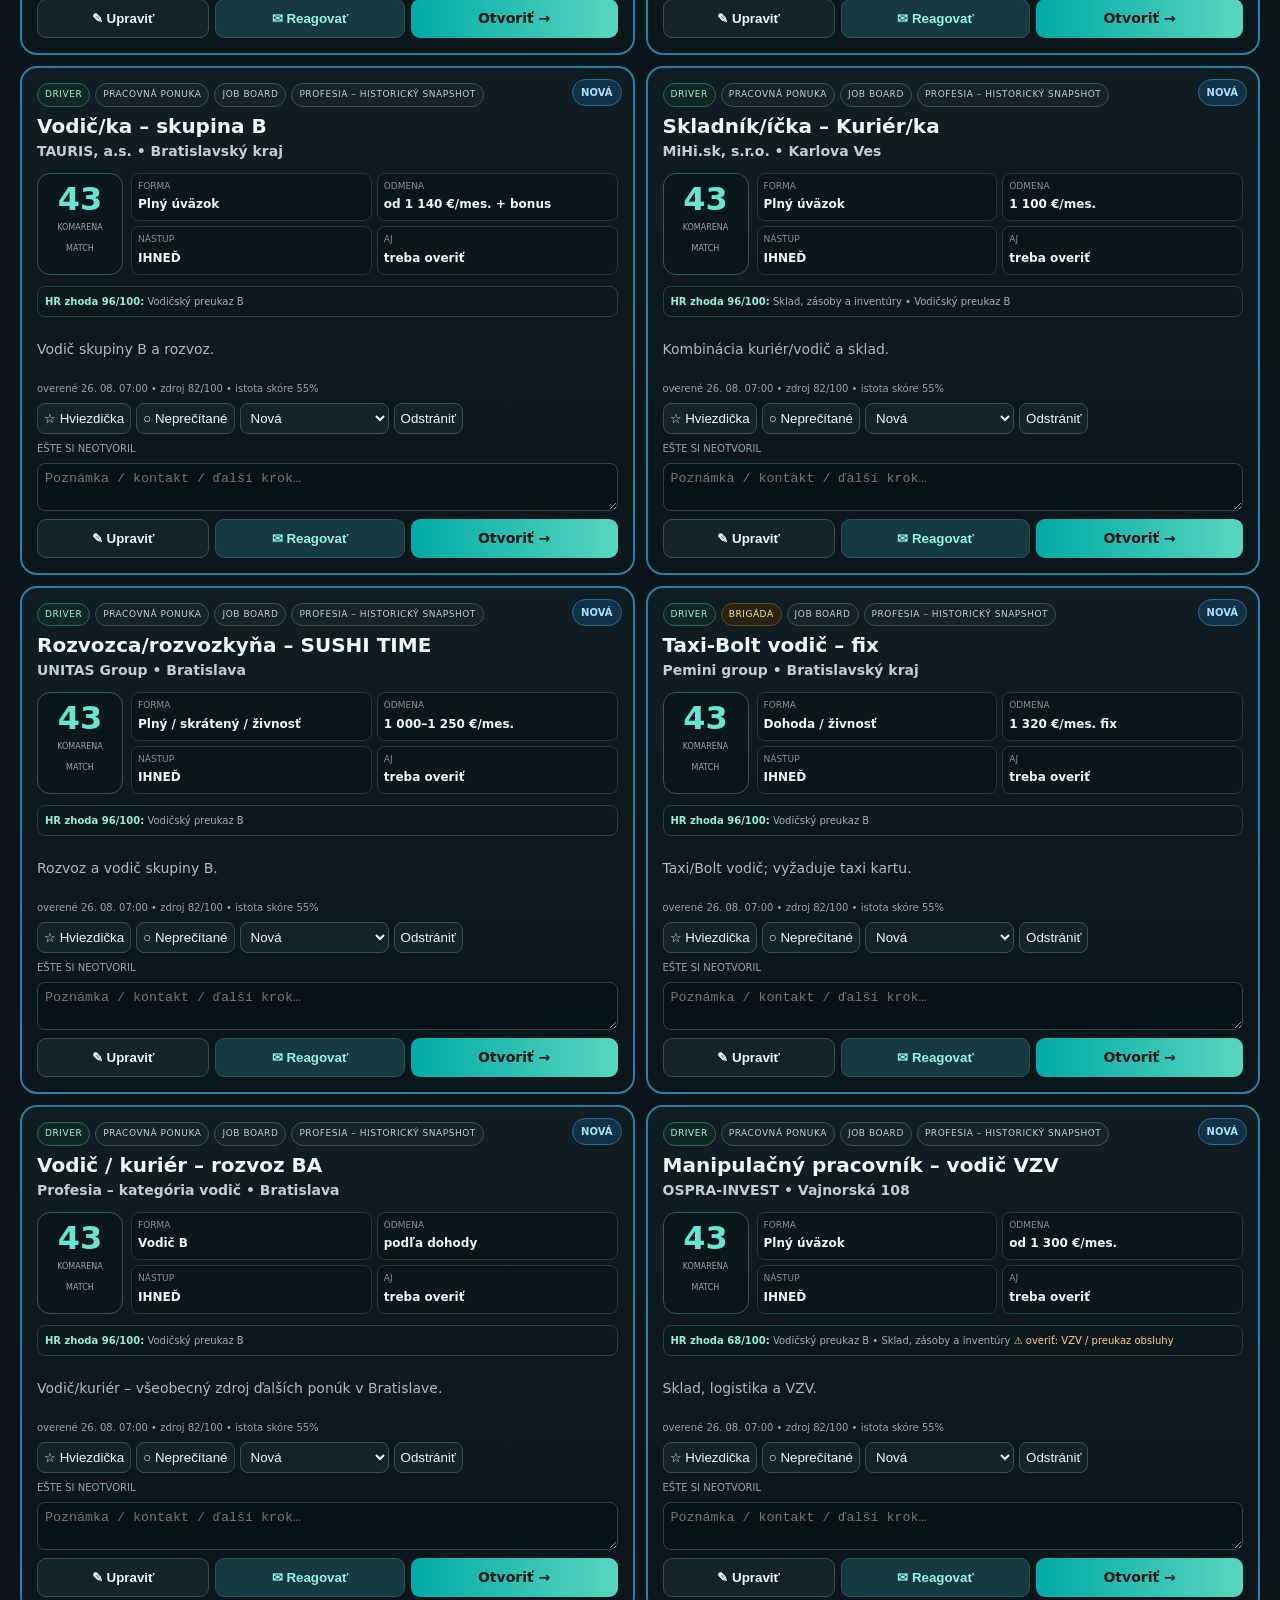
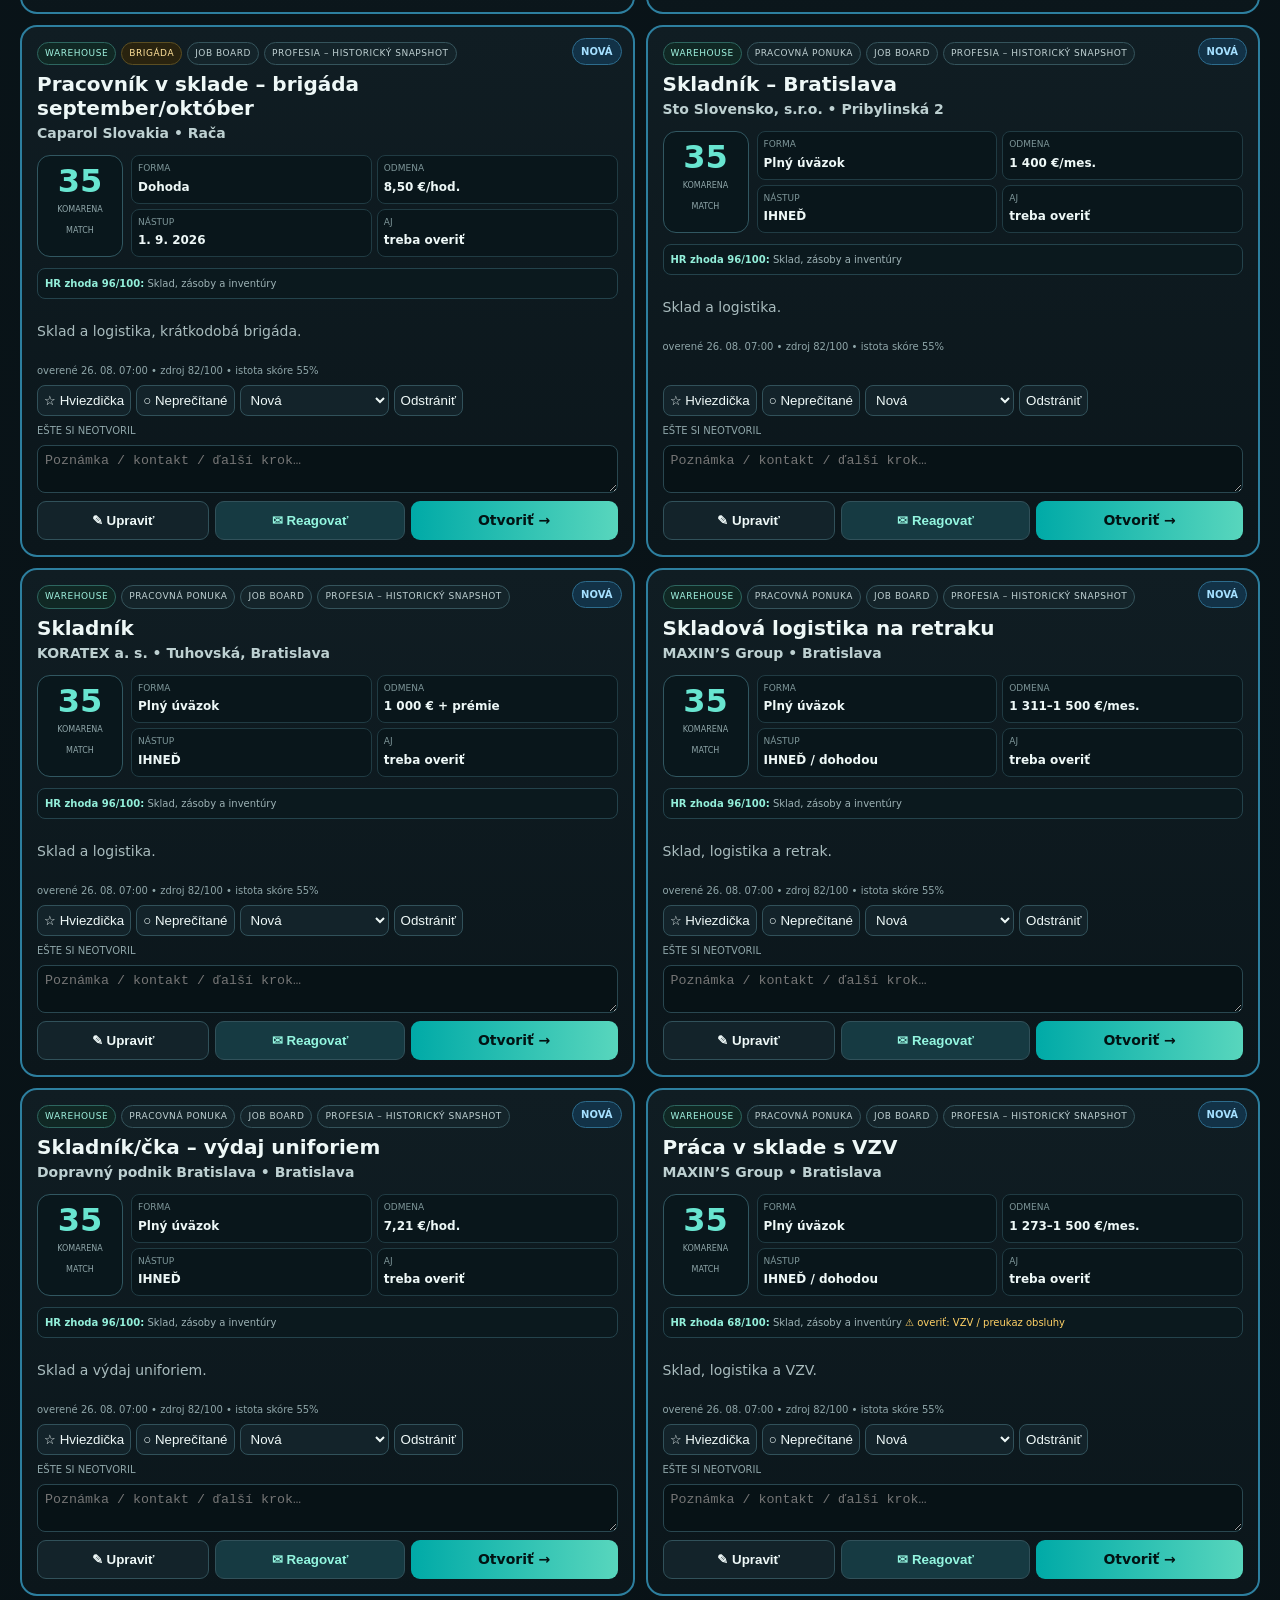
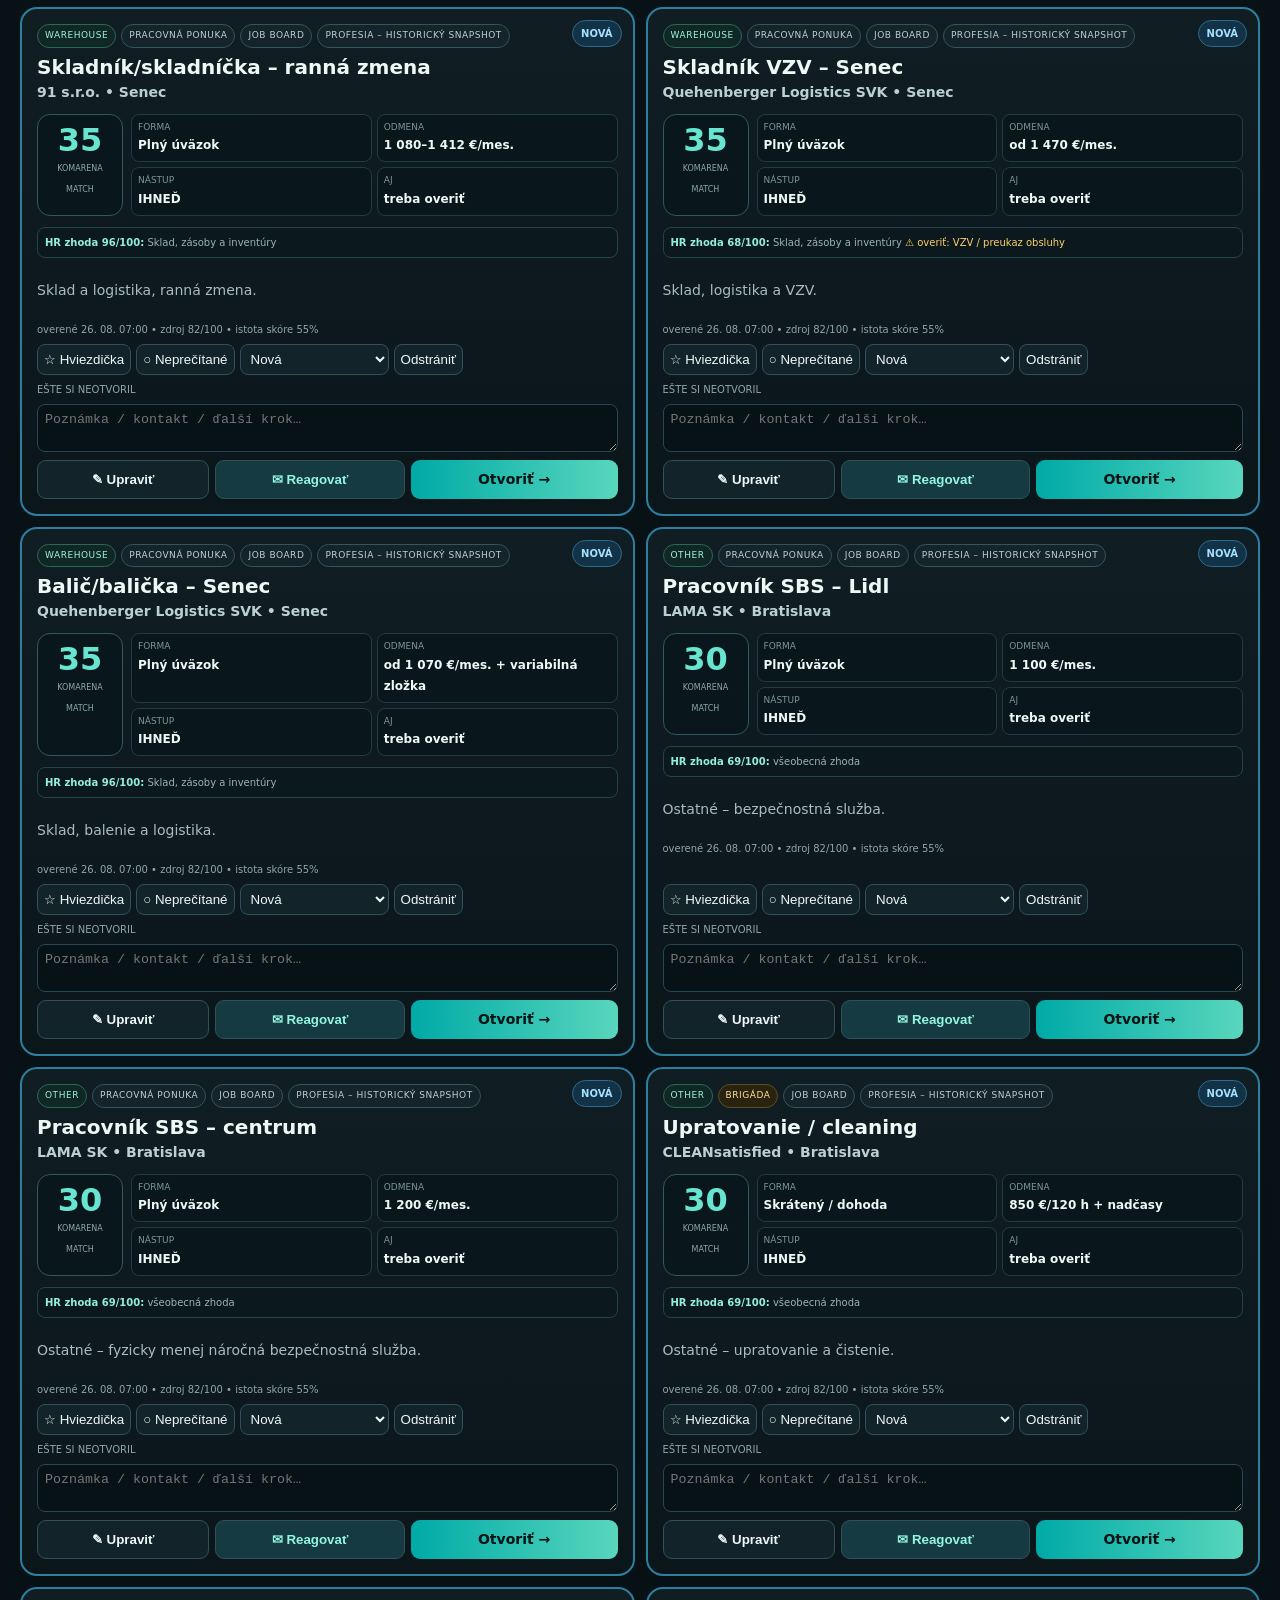
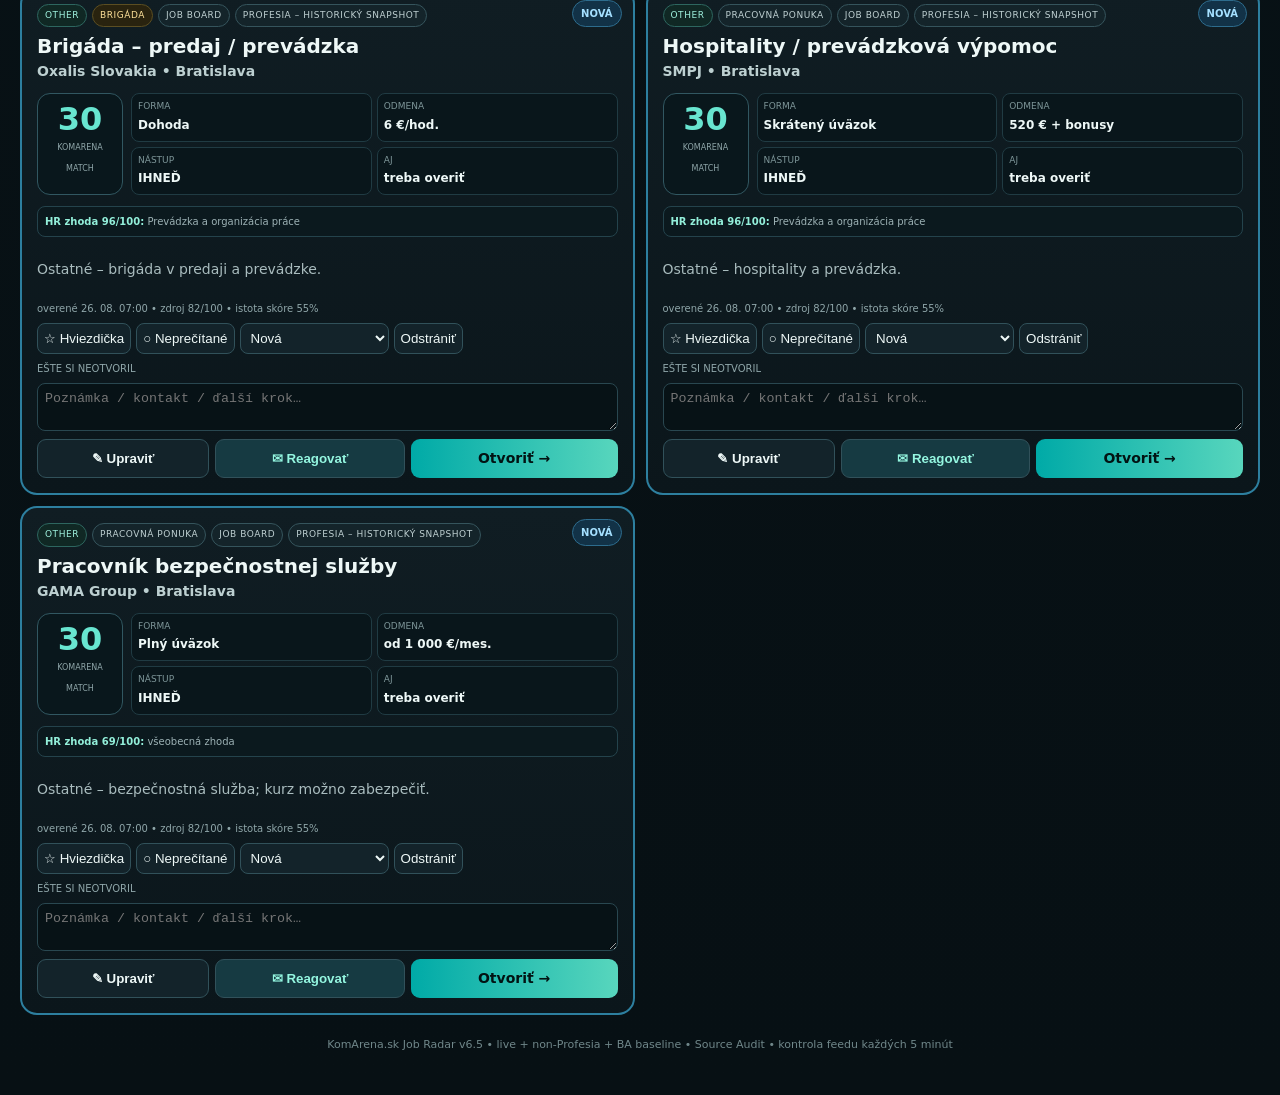
<file: komarena-job-radar-v6.5.html>
<!DOCTYPE html>
<html lang="sk"><head><meta charset="utf-8"/><meta content="width=device-width,initial-scale=1" name="viewport"/><meta content="#071014" name="theme-color"/><title>KomArena.sk Job Radar v6.5</title><link href="job-radar-v6.css?v=6500" rel="stylesheet"/><style>
.sourceRadar,.sourceAudit{margin:13px 0;background:linear-gradient(135deg,#0d1b21,#0a151a);border:1px solid #294952;border-radius:18px;padding:14px}.sourceHead,.auditHead{display:flex;justify-content:space-between;align-items:flex-start;gap:12px}.sourceHead h2,.auditHead h2{margin:0;font-size:18px}.sourceHead p,.auditHead p{margin:3px 0 0;color:#8fa6a9;font-size:12px}.sourceHealth{border:1px solid #31515a;border-radius:999px;padding:6px 10px;font-size:11px;font-weight:850;color:#bdd0d1;white-space:nowrap}.sourceHealth.ok{border-color:#2f705d;color:#8ff0c6;background:#10251f}.sourceHealth.warn{border-color:#7c6531;color:#ffd166;background:#2b2310}.sourceMetrics{display:grid;grid-template-columns:repeat(6,1fr);gap:7px;margin-top:11px}.sourceMetric{background:#09171c;color:#eef8f7;border:1px solid #294952;border-radius:12px;padding:9px;text-align:left;cursor:pointer}.sourceMetric b{display:block;font-size:20px;color:#68e5d0}.sourceMetric small{color:#8fa6a9}.sourceMetric.on{border-color:#68e5d0;background:#102824}.sourceMeta{display:flex;justify-content:space-between;gap:10px;flex-wrap:wrap;margin-top:9px;color:#8fa6a9;font-size:11px}.sourceMeta .mix{display:flex;gap:14px;flex-wrap:wrap}.sourceHidden{display:none!important}.sourceAuditRows{display:grid;grid-template-columns:1fr 1fr;gap:7px;margin-top:10px}.sourceAuditRow{display:flex;justify-content:space-between;gap:12px;align-items:center;background:#09171c;border:1px solid #294952;border-radius:11px;padding:9px}.sourceAuditRow b{display:block;font-size:12px}.sourceAuditRow small{display:block;color:#8fa6a9;font-size:10px;margin-top:2px}.sourceAuditRow span{font-size:10px;font-weight:900;white-space:nowrap}.sourceAuditRow.ok span{color:#8ff0c6}.sourceAuditRow.checked span{color:#7dd3fc}.sourceAuditRow.blocked span{color:#ffb4a2}.sourceAuditRow.limited span{color:#ffd166}.filters{grid-template-columns:2fr repeat(6,1fr)}@media(max-width:1100px){.sourceMetrics{grid-template-columns:repeat(3,1fr)}.sourceAuditRows{grid-template-columns:1fr}.filters{grid-template-columns:repeat(3,1fr)}}@media(max-width:760px){.sourceHead,.auditHead{flex-direction:column}.sourceHealth{white-space:normal}.sourceMetrics{grid-template-columns:1fr 1fr}.filters{grid-template-columns:1fr 1fr}.filters input{grid-column:1/-1}.sourceAuditRow{align-items:flex-start;flex-direction:column}}
</style></head><body><div class="app"><div class="top"><div><div class="brand">KomArena<b>.sk</b></div><div class="micro">JOB RADAR • PRÁCA PRE JARA • MASTER v6.5</div></div><div class="sync" id="sync">Načítavam zdroje…</div></div>
<section class="hero"><h1>Dáta sa menia. <span>Radar zostáva stabilný.</span></h1><p>MASTER v6.5 spája živý feed, stabilný BA baseline a samostatný overený non‑Profesia feed. Zdrojový radar ukazuje nielen počty, ale aj reálny stav prístupu ku každému zdroju.</p><div class="metrics"><div class="metric" data-qk="all"><b id="all">0</b><small>aktívne spolu</small></div><div class="metric new" data-qk="new"><b id="new">0</b><small>NOVÉ</small></div><div class="metric" data-qk="seen"><b id="seen">0</b><small>pozerané</small></div><div class="metric star" data-qk="star"><b id="star">0</b><small>★ obľúbené</small></div><div class="metric topm" data-qk="top"><b id="topm">0</b><small>Match 80+</small></div><div class="metric" data-qk="brigada"><b id="brig">0</b><small>brigády</small></div><div class="metric" data-qk="pipe"><b id="pipe">0</b><small>riešim</small></div></div></section>
<section class="sourceRadar" id="sourceRadar"><div class="sourceHead"><div><h2>Zdrojový radar</h2><p>Počty sú po deduplikácii všetkých dátových vrstiev. Kliknutím filtruješ aktuálne karty.</p></div><div class="sourceHealth" id="sourceHealth">Kontrolujem diverzitu…</div></div><div class="sourceMetrics"><button class="sourceMetric" data-source-pick="profesia"><b id="src-profesia">0</b><small>Profesia</small></button><button class="sourceMetric" data-source-pick="linkedin"><b id="src-linkedin">0</b><small>LinkedIn</small></button><button class="sourceMetric" data-source-pick="company"><b id="src-company">0</b><small>Priamo firmy</small></button><button class="sourceMetric" data-source-pick="other"><b id="src-other">0</b><small>Iné portály</small></button><button class="sourceMetric" data-source-pick="community"><b id="src-community">0</b><small>Komunity / FB</small></button><button class="sourceMetric" data-source-pick="freelance"><b id="src-freelance">0</b><small>Freelance</small></button></div><div class="sourceMeta"><div class="mix"><span id="sourceMix">LIVE mix: čakám…</span><span id="sourceTotal">Celý radar: čakám…</span></div><span id="sourceFresh">Čerstvosť LIVE: čakám…</span></div></section>
<section class="sourceAudit"><div class="auditHead"><div><h2>Reálne pokrytie zdrojov</h2><p>„V registri“ už neznamená „prehľadané“. Tu vidíš, čo bolo skutočne overené a kde nám bráni prístup/login.</p></div><div class="micro" id="sourceAuditStamp">Načítavam audit…</div></div><div class="sourceAuditRows" id="sourceAuditRows"></div></section>
<section class="toolbar"><div class="filters"><input id="q" placeholder="Hľadať: WordPress, e-shop, IT support, kuriér…"/><select id="origin"><option value="all">Ponuky + brigády + zákazky</option><option value="ponuka">Pracovné ponuky</option><option value="brigáda">Brigády</option><option value="zakazka">Zákazky / dopyty</option></select><select id="track"><option value="all">Všetky smery</option><option value="web">WP / Woo / e-commerce</option><option value="tech">Tech / IT / IoT</option><option value="admin">Administratíva</option><option value="driver">Vodič / kuriér</option><option value="warehouse">Sklad</option><option value="other">Ostatné</option></select><select id="sourceFilter"><option value="all">Zdroj: všetky</option><option value="nonprof">Mimo Profesia</option><option value="profesia">Profesia</option><option value="linkedin">LinkedIn</option><option value="company">Priamo firmy / úrad</option><option value="other">Iné portály</option><option value="community">Komunity / FB</option><option value="freelance">Freelance</option></select><select id="eng"><option value="all">AJ: všetky</option><option value="ok">A2 / bez vyššej</option><option value="unknown">Treba overiť</option><option value="high">Vyššia AJ</option></select><select id="min"><option value="0">Match všetky</option><option value="90">90+</option><option value="80">80+</option><option value="70">70+</option></select><select id="sort"><option value="score">Najlepšia zhoda</option><option value="new">Najprv nepozerané</option><option value="star">Najprv ★</option><option value="view">Naposledy pozerané</option></select></div><div class="tools"><button class="primary" id="refresh">↻ Obnoviť zdroje</button><button id="export">Export CRM</button><button id="restore">Obnoviť odstránené</button></div></section>
<div class="quick"><button class="on" data-qk="all">Všetko</button><button data-source-pick="nonprof">🌐 Mimo Profesia</button><button data-qk="today">🔥 Reagovať dnes</button><button data-qk="new">🆕 Nové</button><button data-qk="top">🎯 Match 80+</button><button data-qk="brigada">Brigády</button><button data-qk="zakazka">Zákazky</button><button data-qk="web">WP / Woo</button><button data-qk="tech">Tech / support</button><button data-qk="pipe">Riešim</button></div><div class="status"><span id="result">0 výsledkov</span><span id="feed">Čakám na feed…</span></div><main class="grid" id="grid"></main><div class="empty" id="empty">Žiadny výsledok pre zvolené filtre.</div><div class="footer">KomArena.sk Job Radar v6.5 • live + non‑Profesia + BA baseline • Source Audit • kontrola feedu každých 5 minút</div></div>
<div class="modal" id="editModal"><div class="box"><div class="head"><h2>Upraviť ponuku</h2><button data-close="editModal">Zavrieť ✕</button></div><div class="body"><div class="edit"><label>Názov<input id="et"/></label><label>Firma<input id="ec"/></label><label>Lokalita<input id="el"/></label><label>Odmena<input id="ep"/></label><label>Forma<input id="ef"/></label><label>Nástup<input id="es"/></label><label>AJ<select id="ee"><option value="ok">A2 / bez vyššej</option><option value="unknown">Treba overiť</option><option value="high">Vyššia</option></select></label><label>Kategória<input id="eca"/></label><label class="full">Popis<textarea id="ed"></textarea></label></div><div class="ma"><button class="primary" id="saveEdit">Uložiť moje úpravy</button><button id="resetEdit">Vrátiť zdrojové údaje</button></div></div></div></div>
<div class="modal" id="reactModal"><div class="box"><div class="head"><h2 id="rt">Vytvoriť reakciu</h2><button data-close="reactModal">Zavrieť ✕</button></div><div class="body build"><section><h3>Personalizovaná reakcia</h3><textarea id="reaction"></textarea><div class="ma"><button class="primary" id="copy">Skopírovať</button><button id="short">Skrátiť</button></div></section><section><h3>Personalizované CV</h3><textarea id="cv"></textarea><div class="ma"><button class="primary" id="download">Stiahnuť CV HTML</button><button id="print">Tlač / PDF</button></div></section><section class="full"><h3>Argumenty</h3><div class="reasons" id="reasons"></div></section></div></div></div>
<script src="job-radar-feed-merge-v1.js?v=1"></script>
<script src="job-radar-source-layer-v1.js?v=2"></script>
<script src="job-radar-source-audit-v1.js?v=2"></script>
<script>(()=>{const nativeFetch=window.fetch.bind(window);const esc=s=>String(s??'').replace(/[&<>"']/g,c=>({'&':'&amp;','<':'&lt;','>':'&gt;','"':'&quot;',"'":'&#39;'}[c]));window.fetch=async(input,init)=>{if(typeof input==='string'&&input.includes('brigady-ba-2026-08-26.html')){const r=await nativeFetch('baseline-jobs.json?t='+Date.now(),{cache:'no-store'});if(!r.ok)return r;const d=await r.json();const cards=(d.jobs||[]).map(j=>`<article class="job-card"><h3>${esc(j.title)}</h3><div class="company">${esc(j.company)}</div><div class="facts"><div><b>📍 Lokalita</b><span>${esc(j.location)}</span></div><div><b>💼 Forma</b><span>${esc(j.form)}</span></div><div><b>💶 Odmena</b><span>${esc(j.pay)}</span></div><div><b>⚡ Nástup</b><span>${esc(j.start)}</span></div></div><p>${esc(j.desc)}</p><a class="apply" href="${esc(j.url)}">Otvoriť</a></article>`).join('');return new Response('<!doctype html><html><body>'+cards+'</body></html>',{status:200,headers:{'Content-Type':'text/html; charset=utf-8'}})}return nativeFetch(input,init)}})();</script>
<script src="job-radar-v6.1.js?v=6240"></script>
<script src="job-radar-v6.5-enhance.js?v=6500"></script></body></html>
</file>
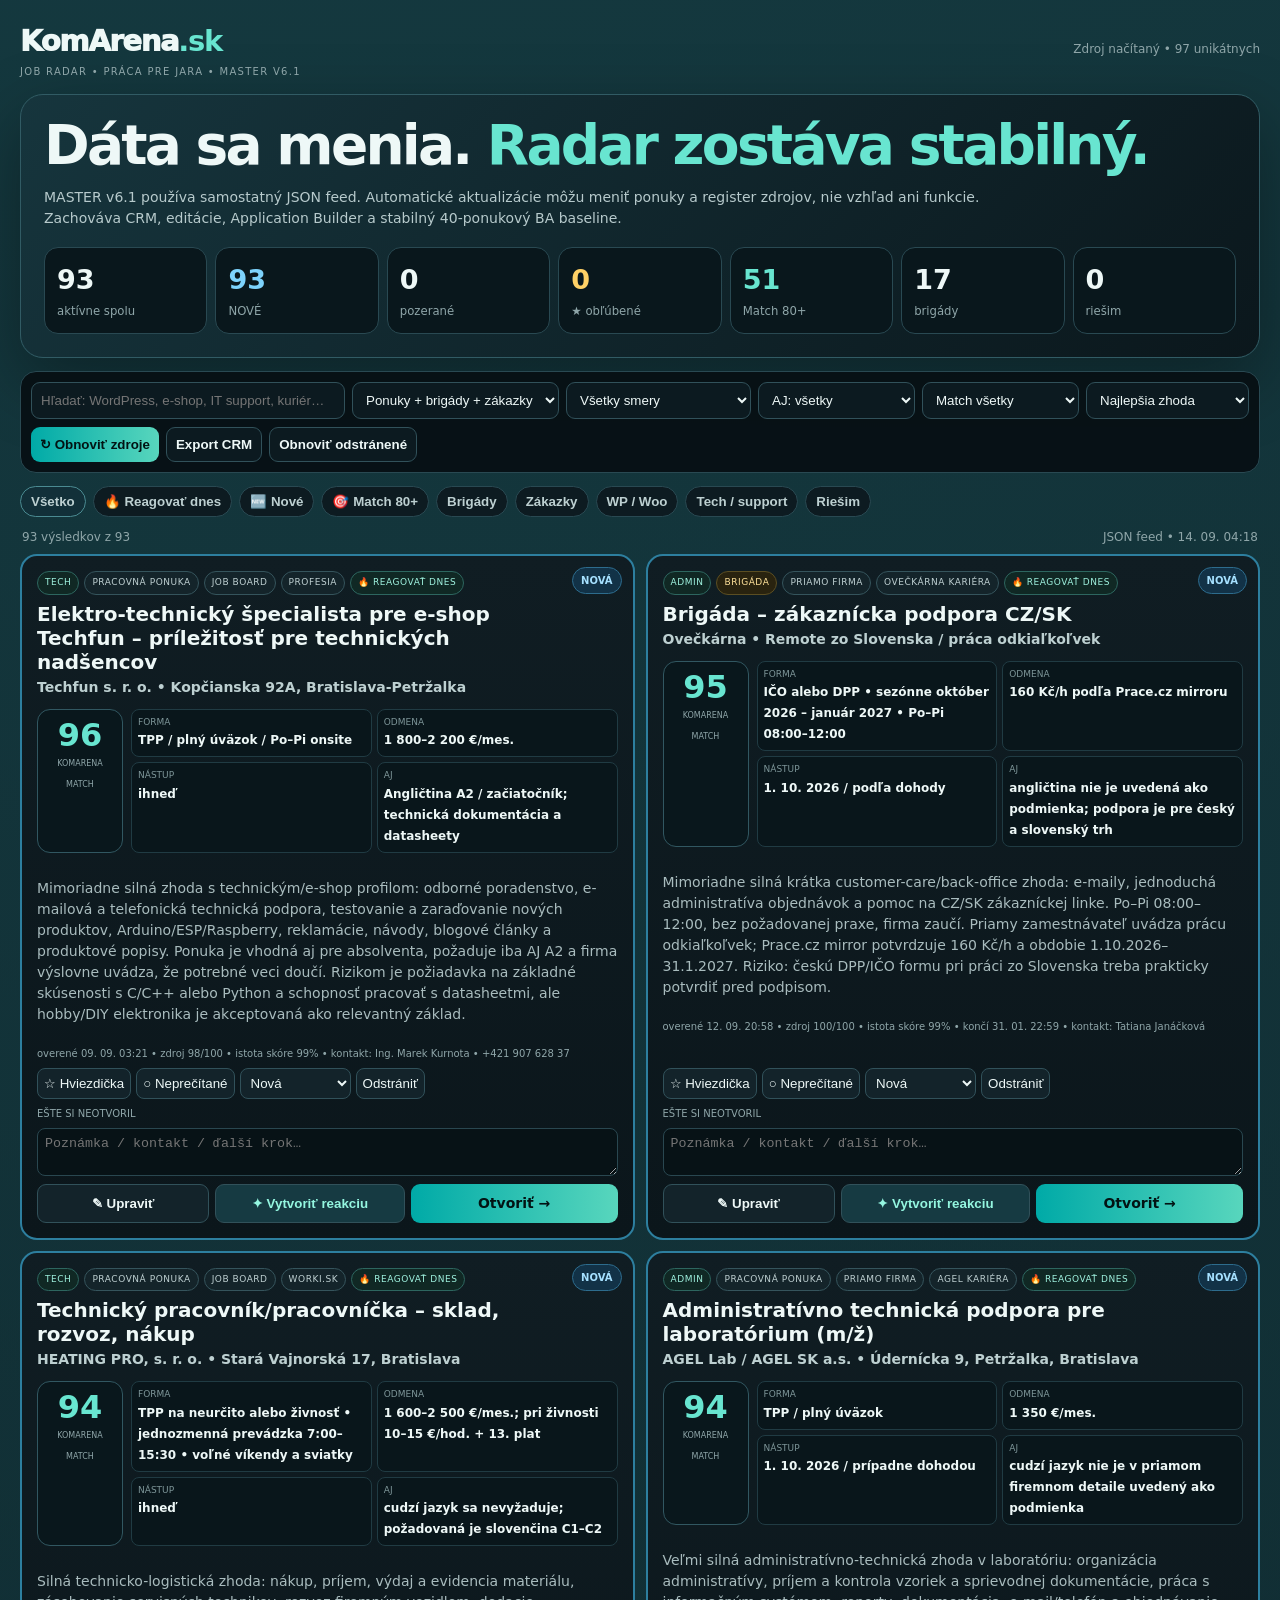
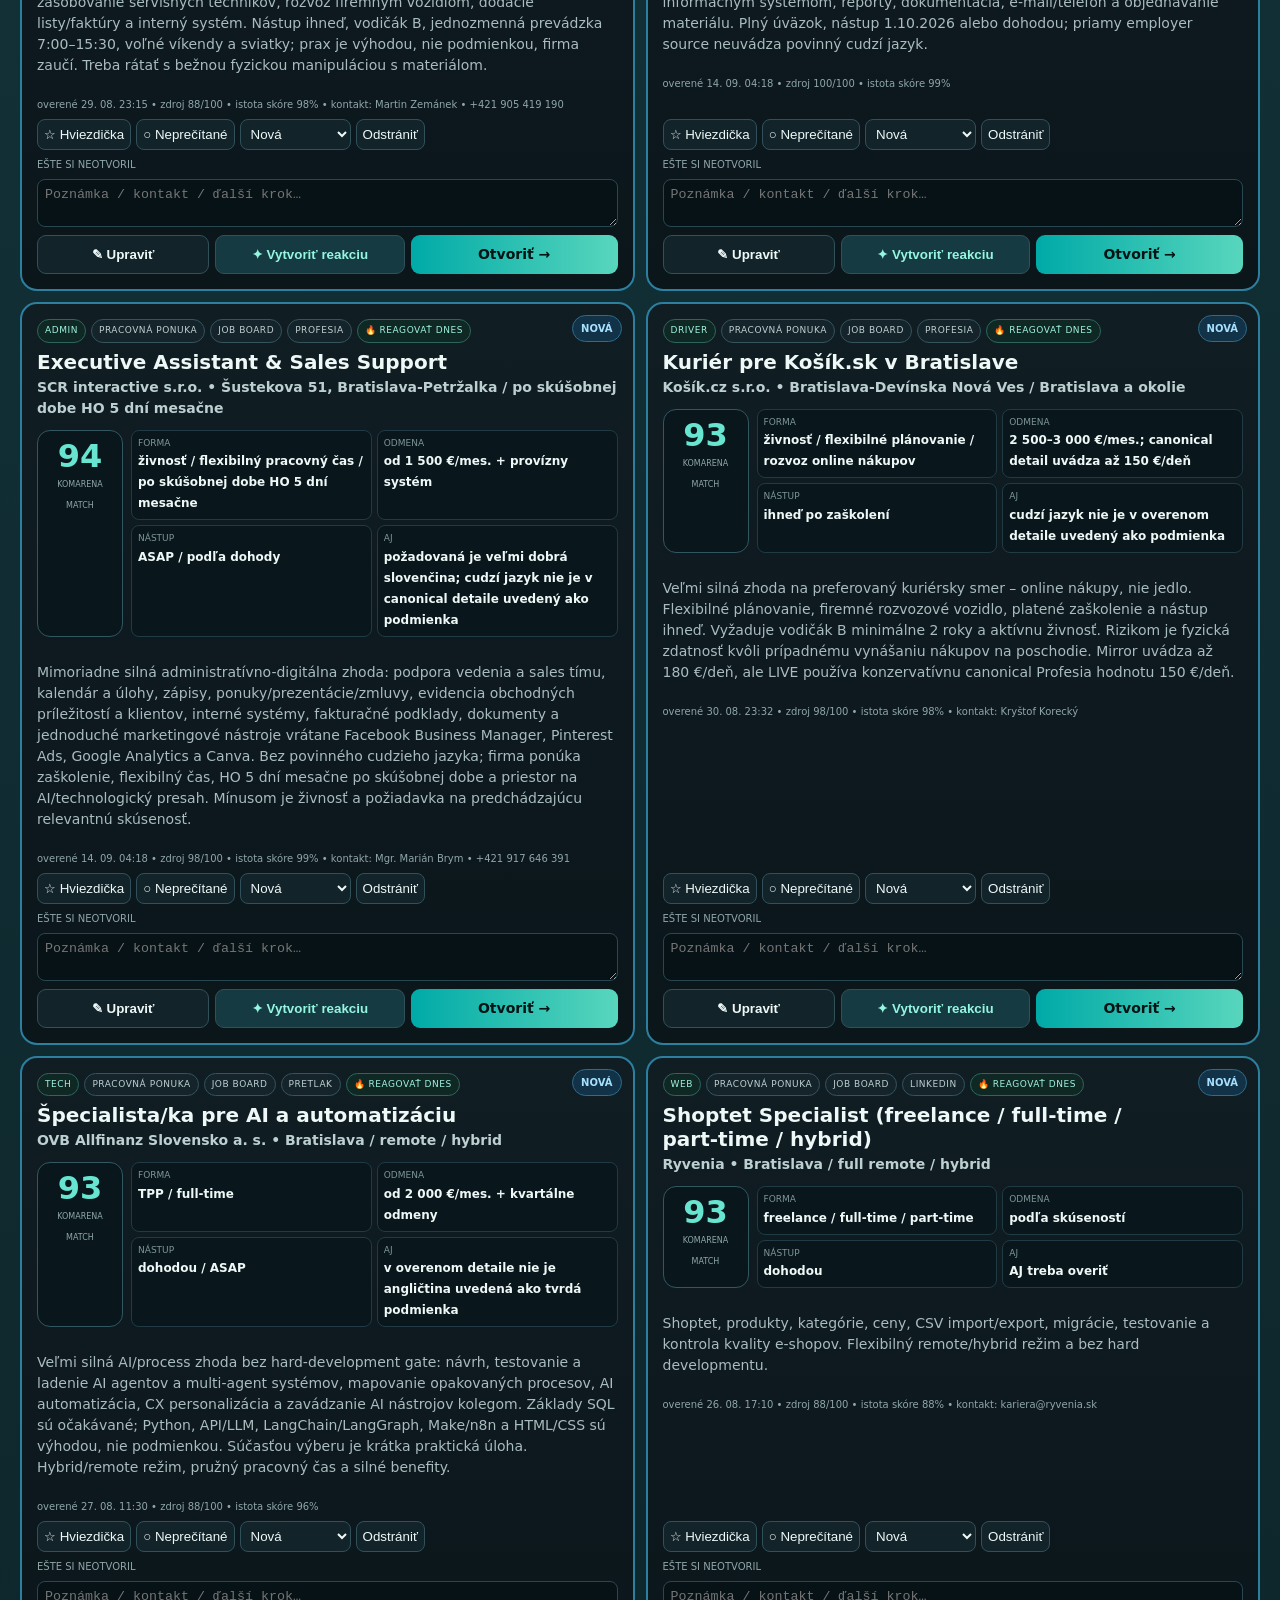
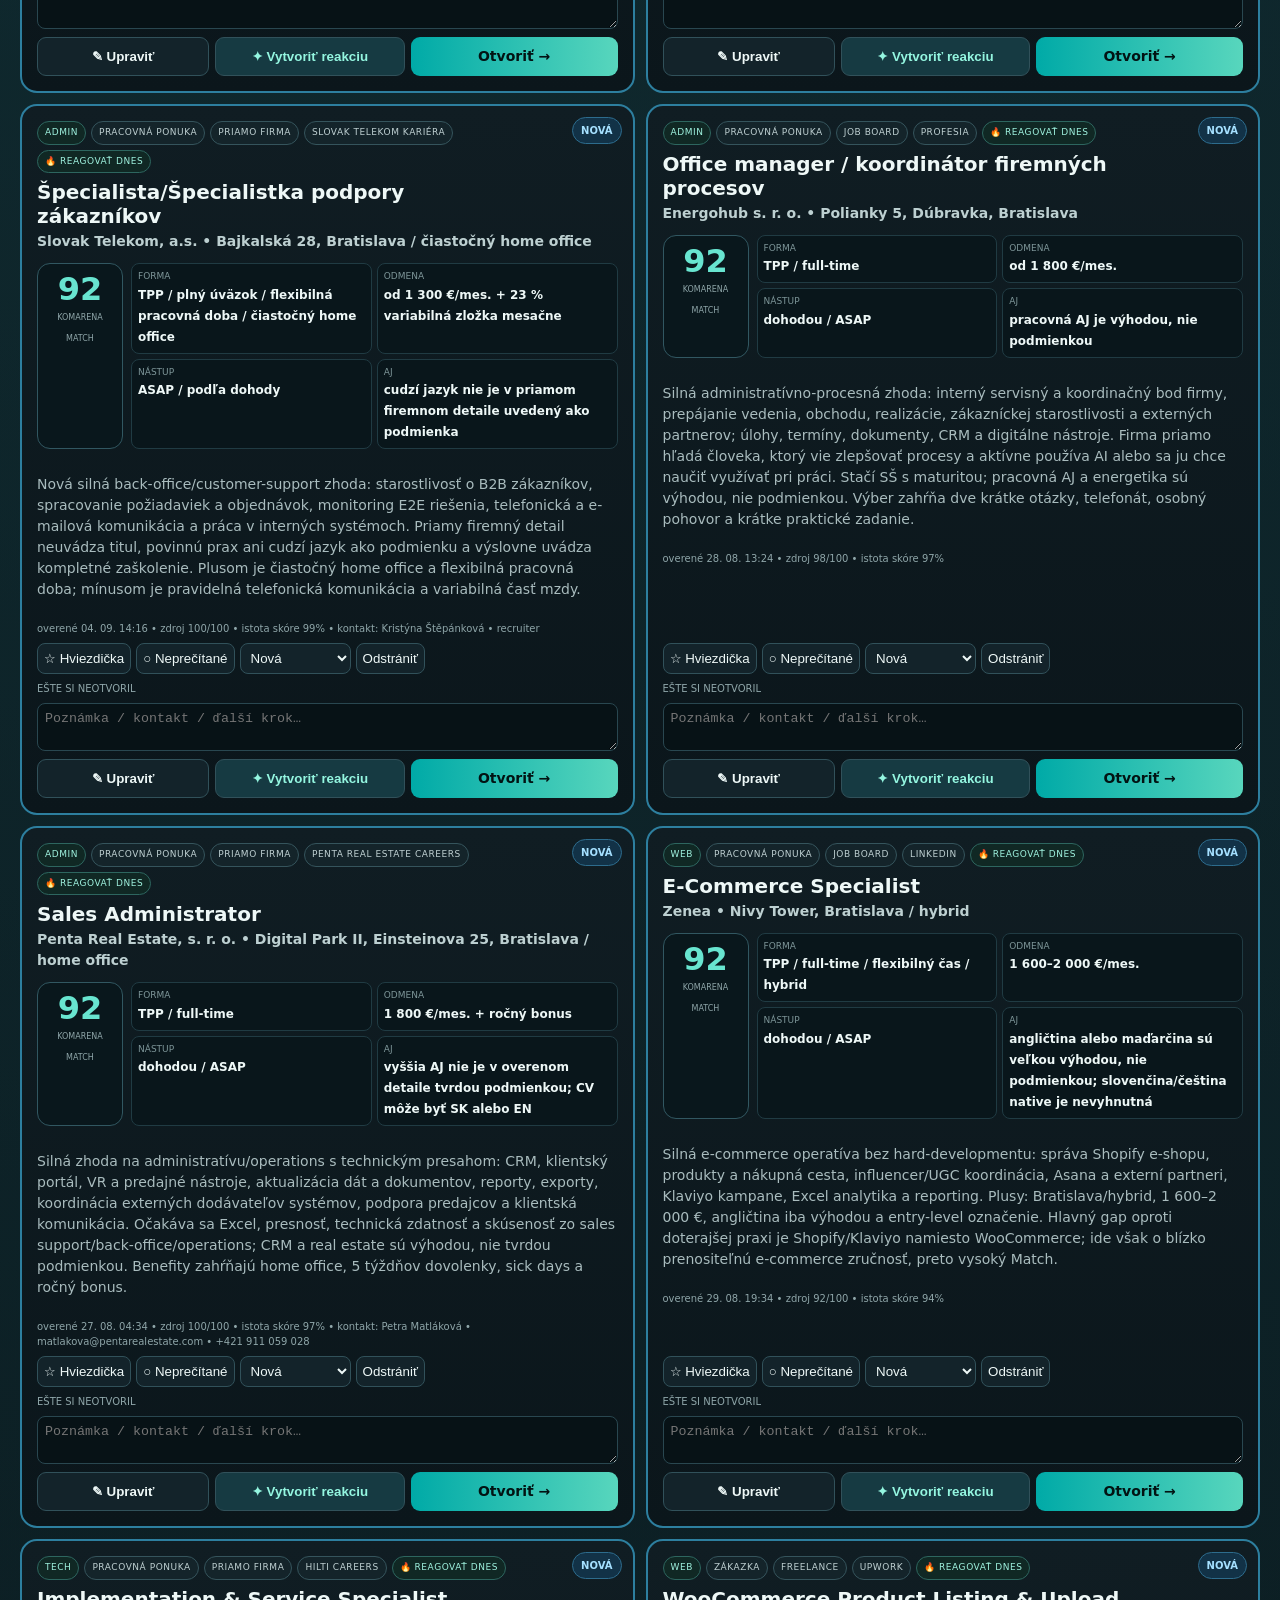
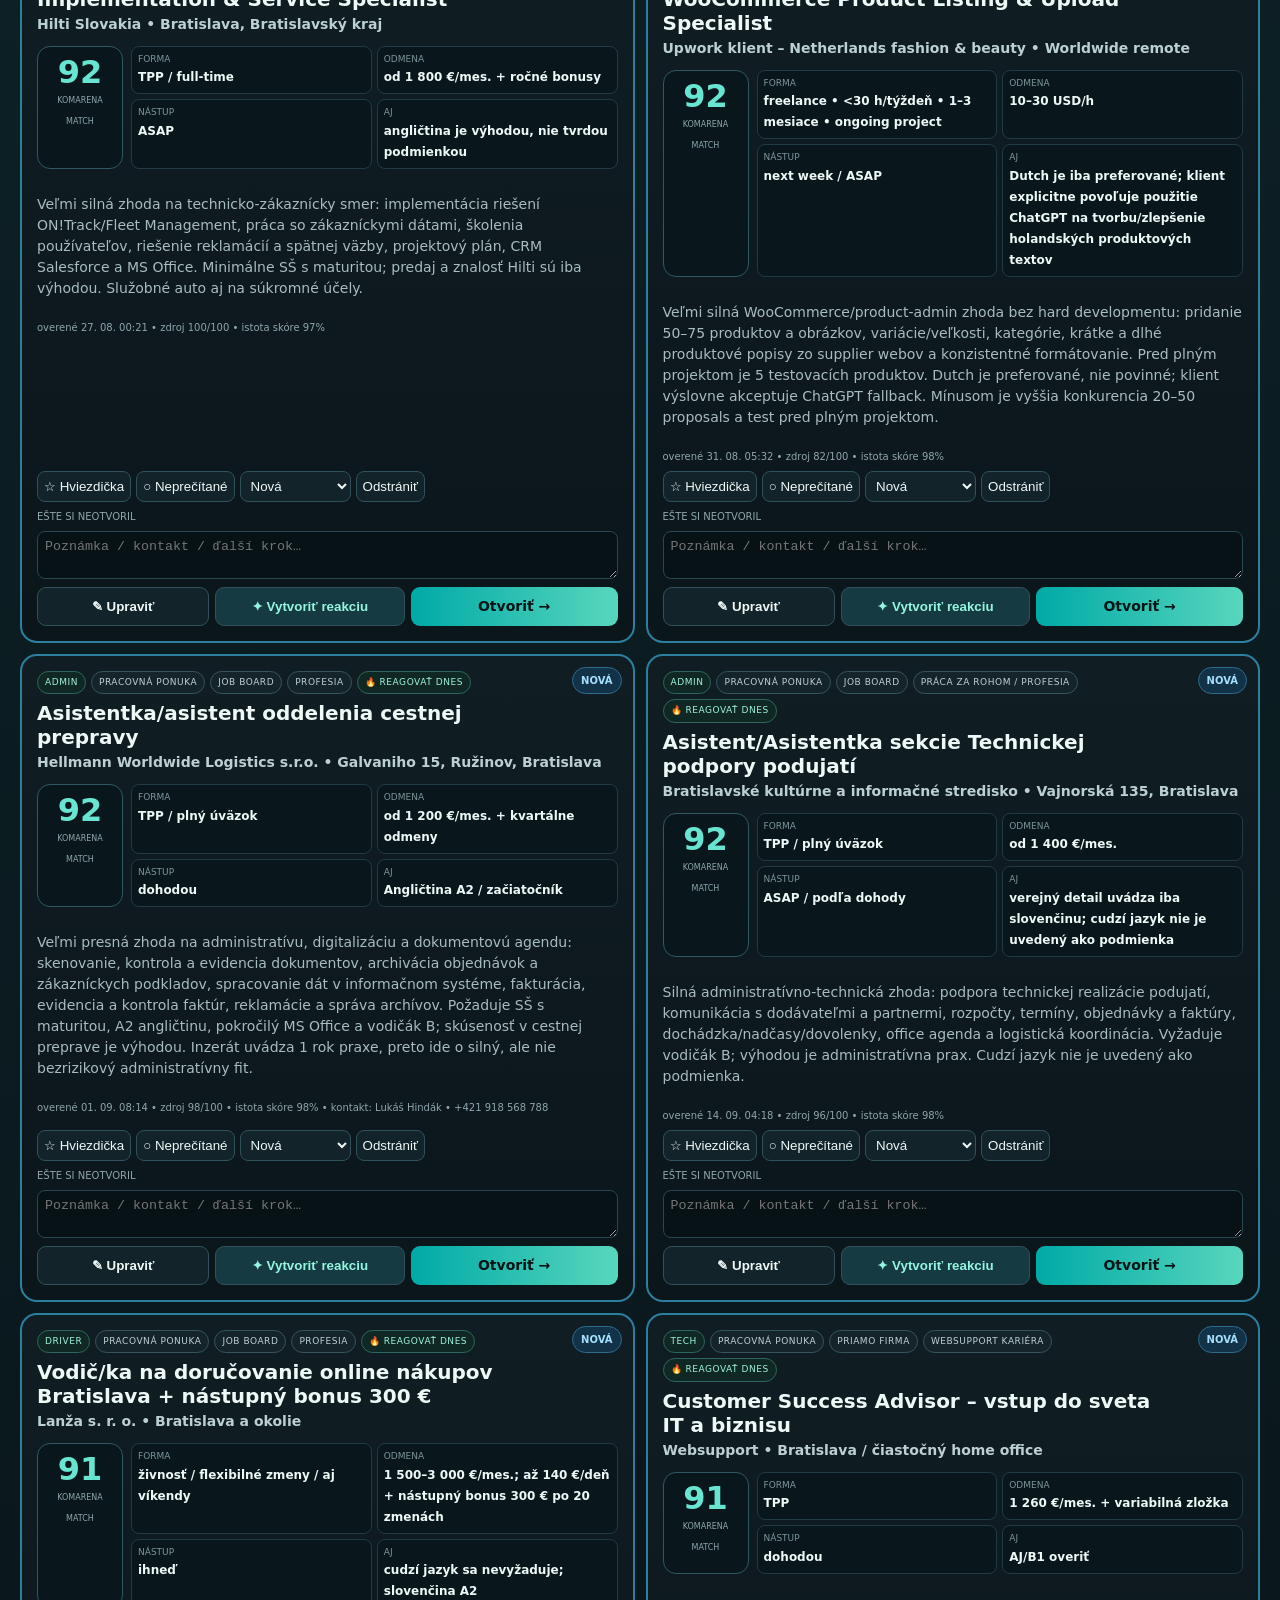
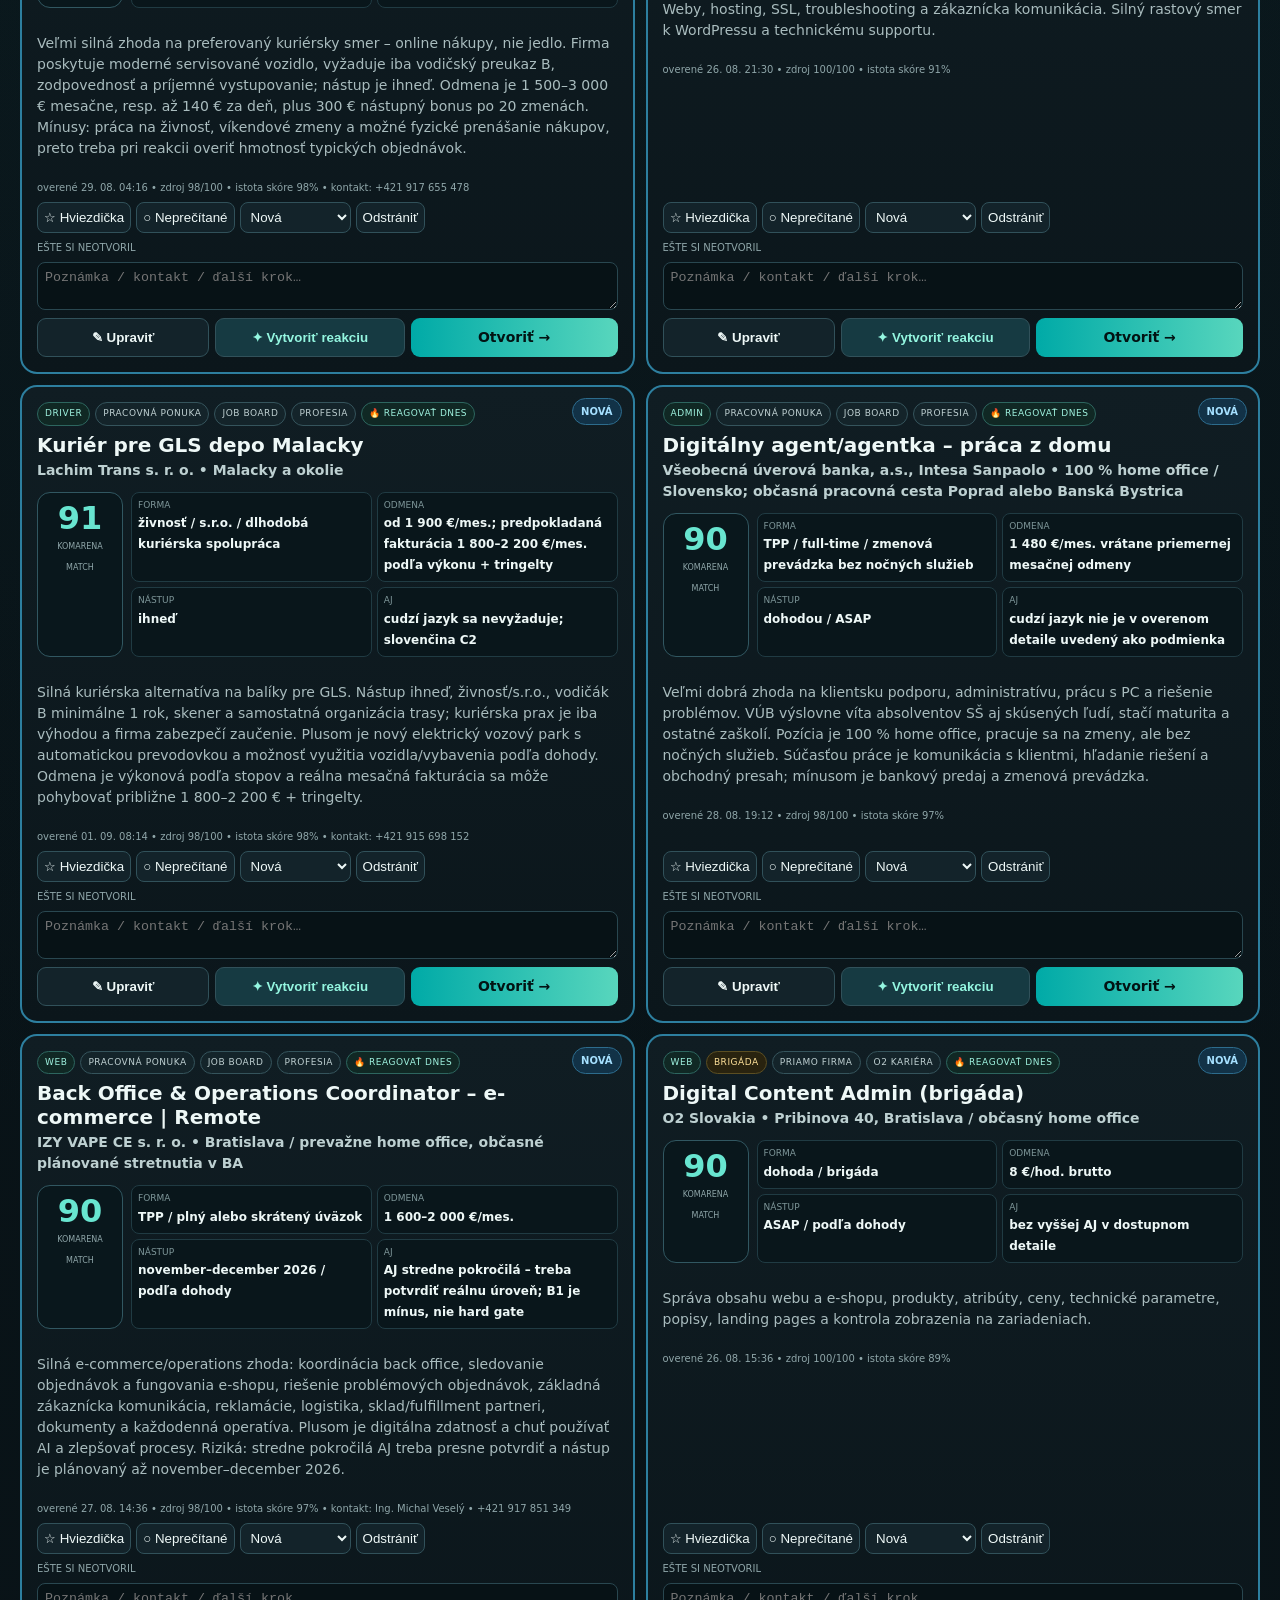
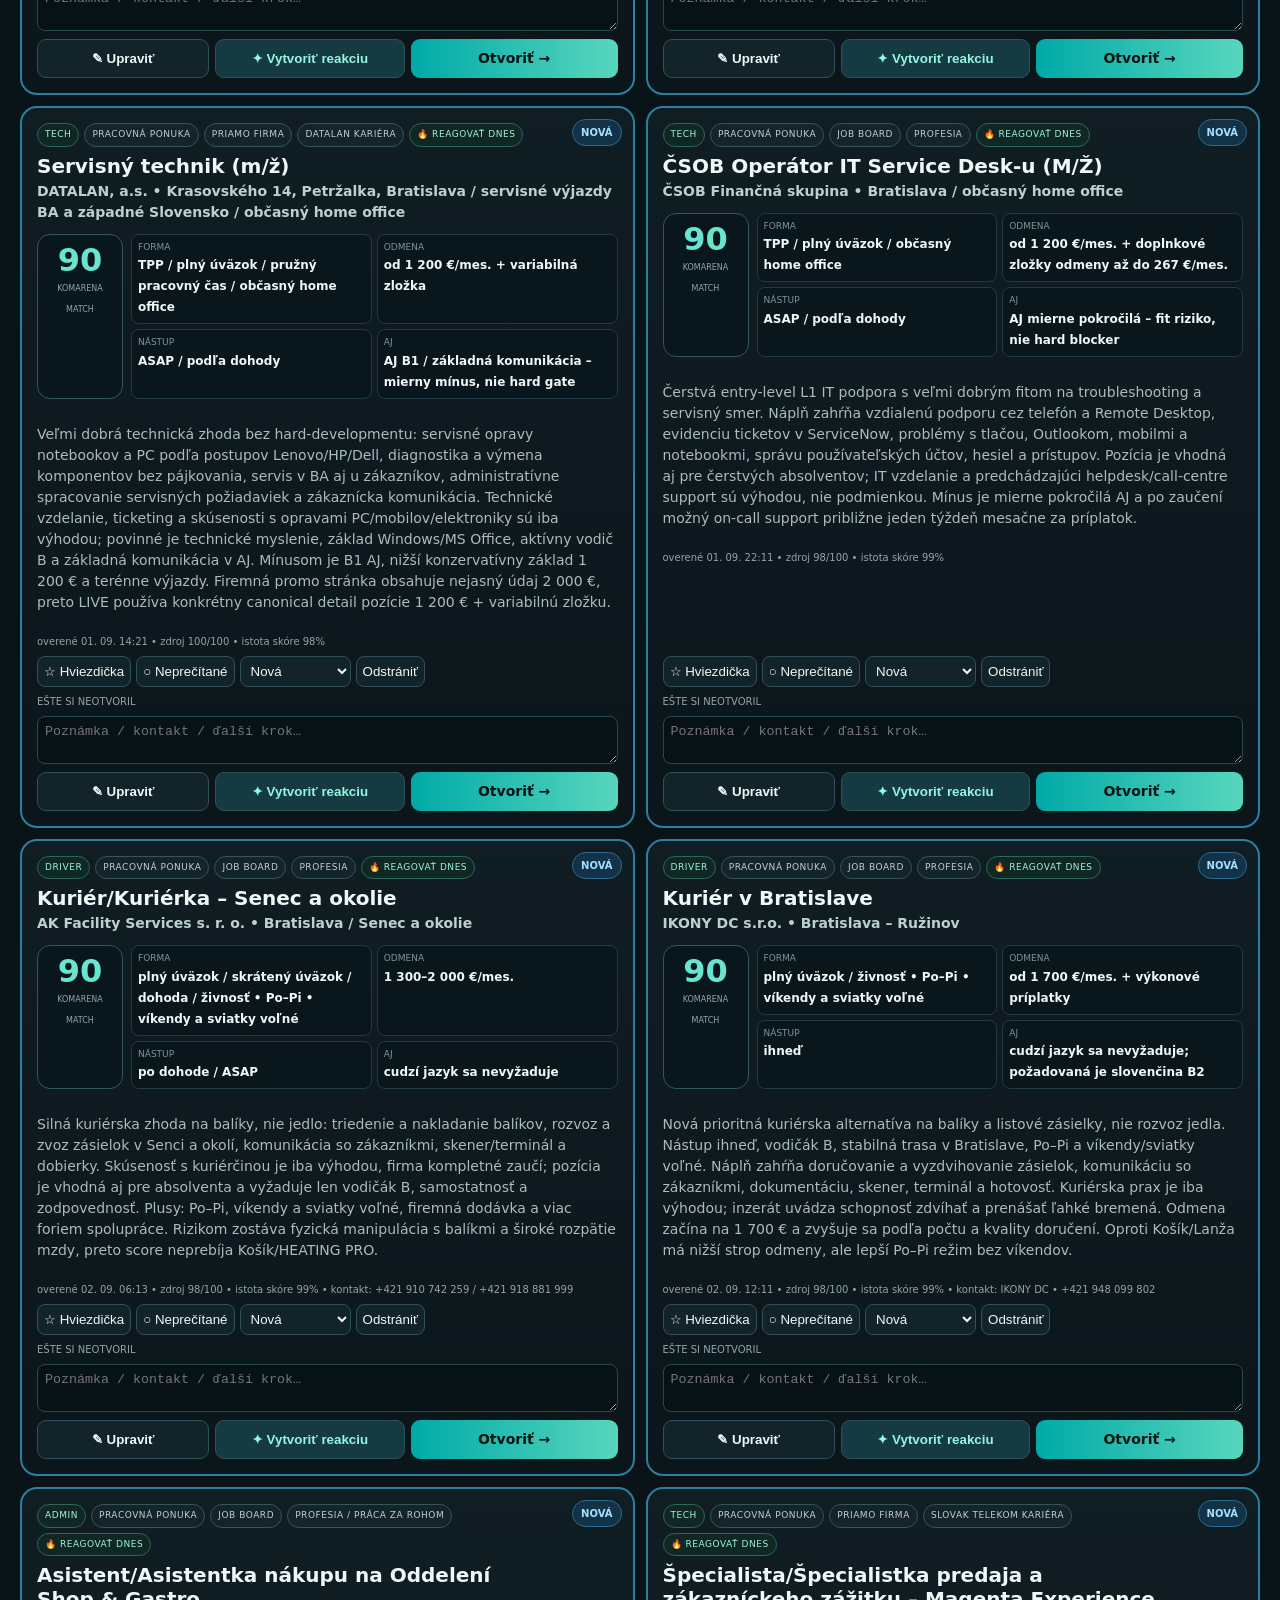
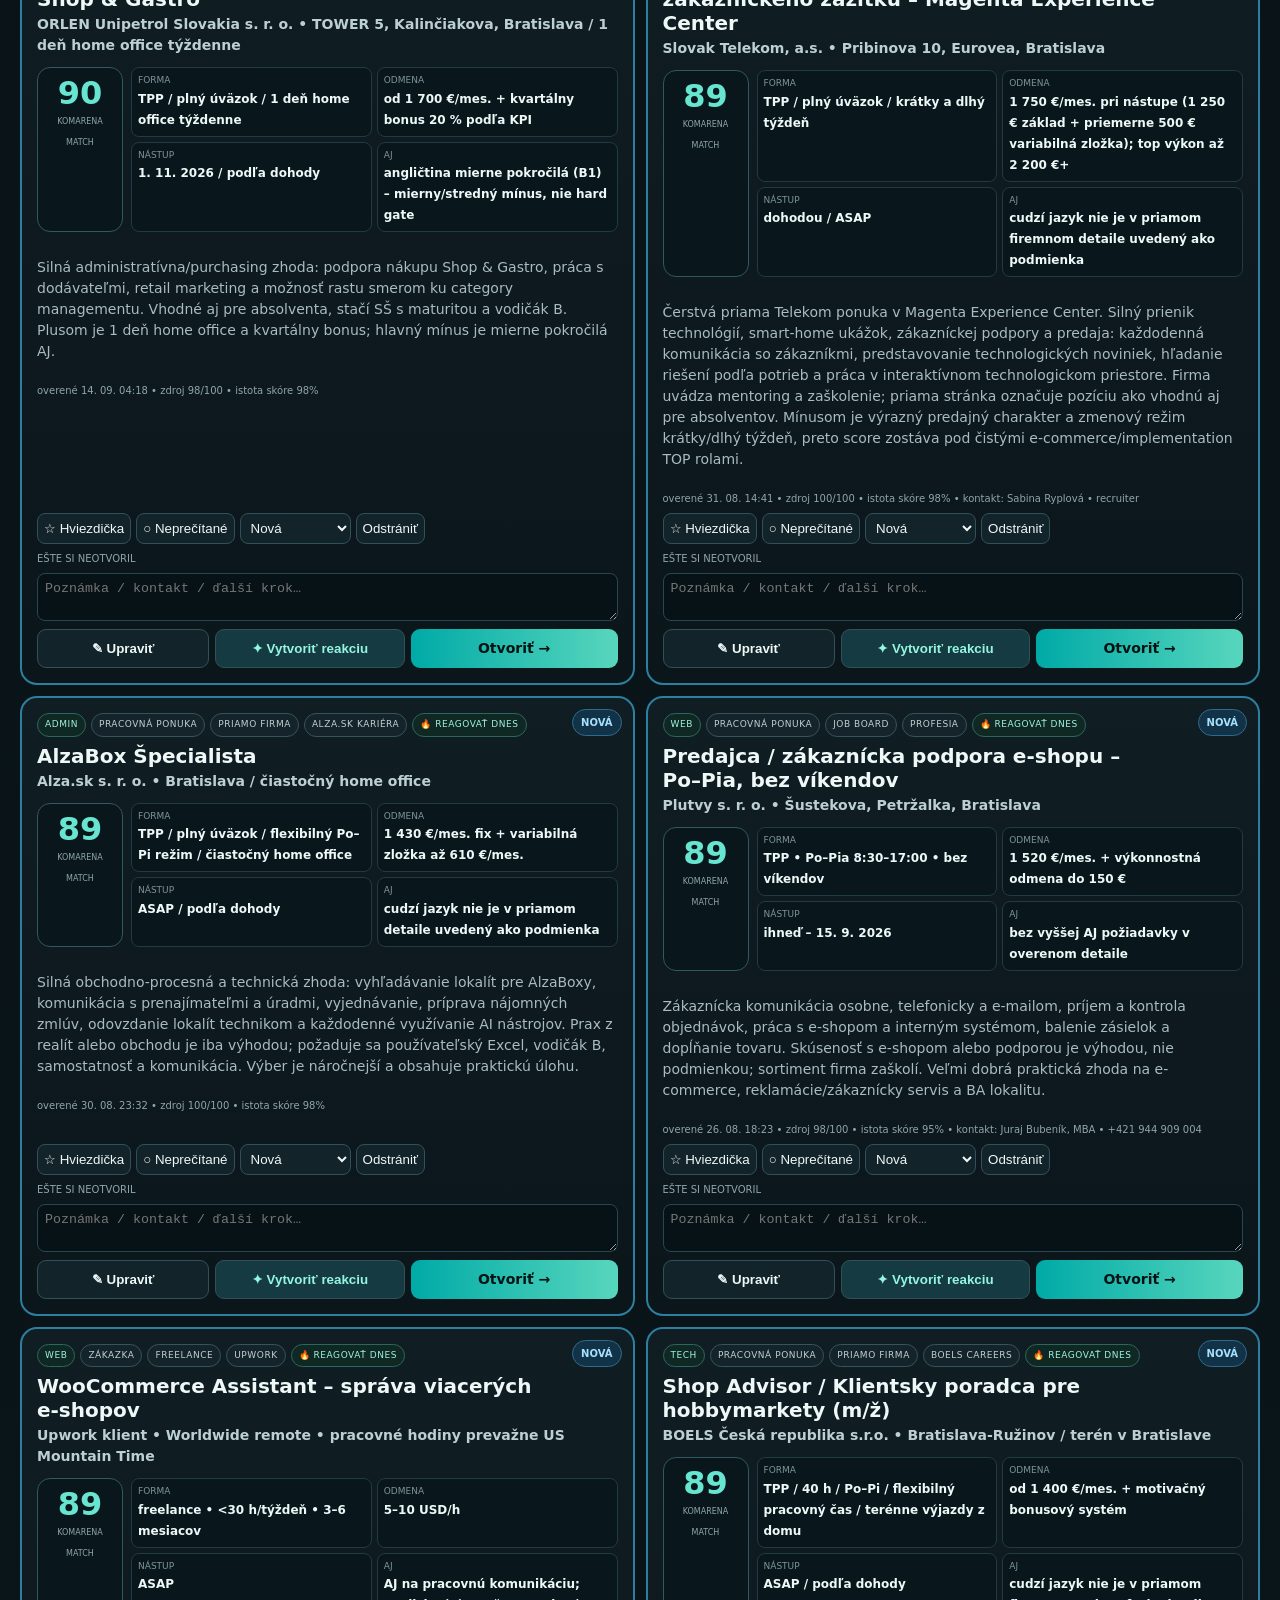
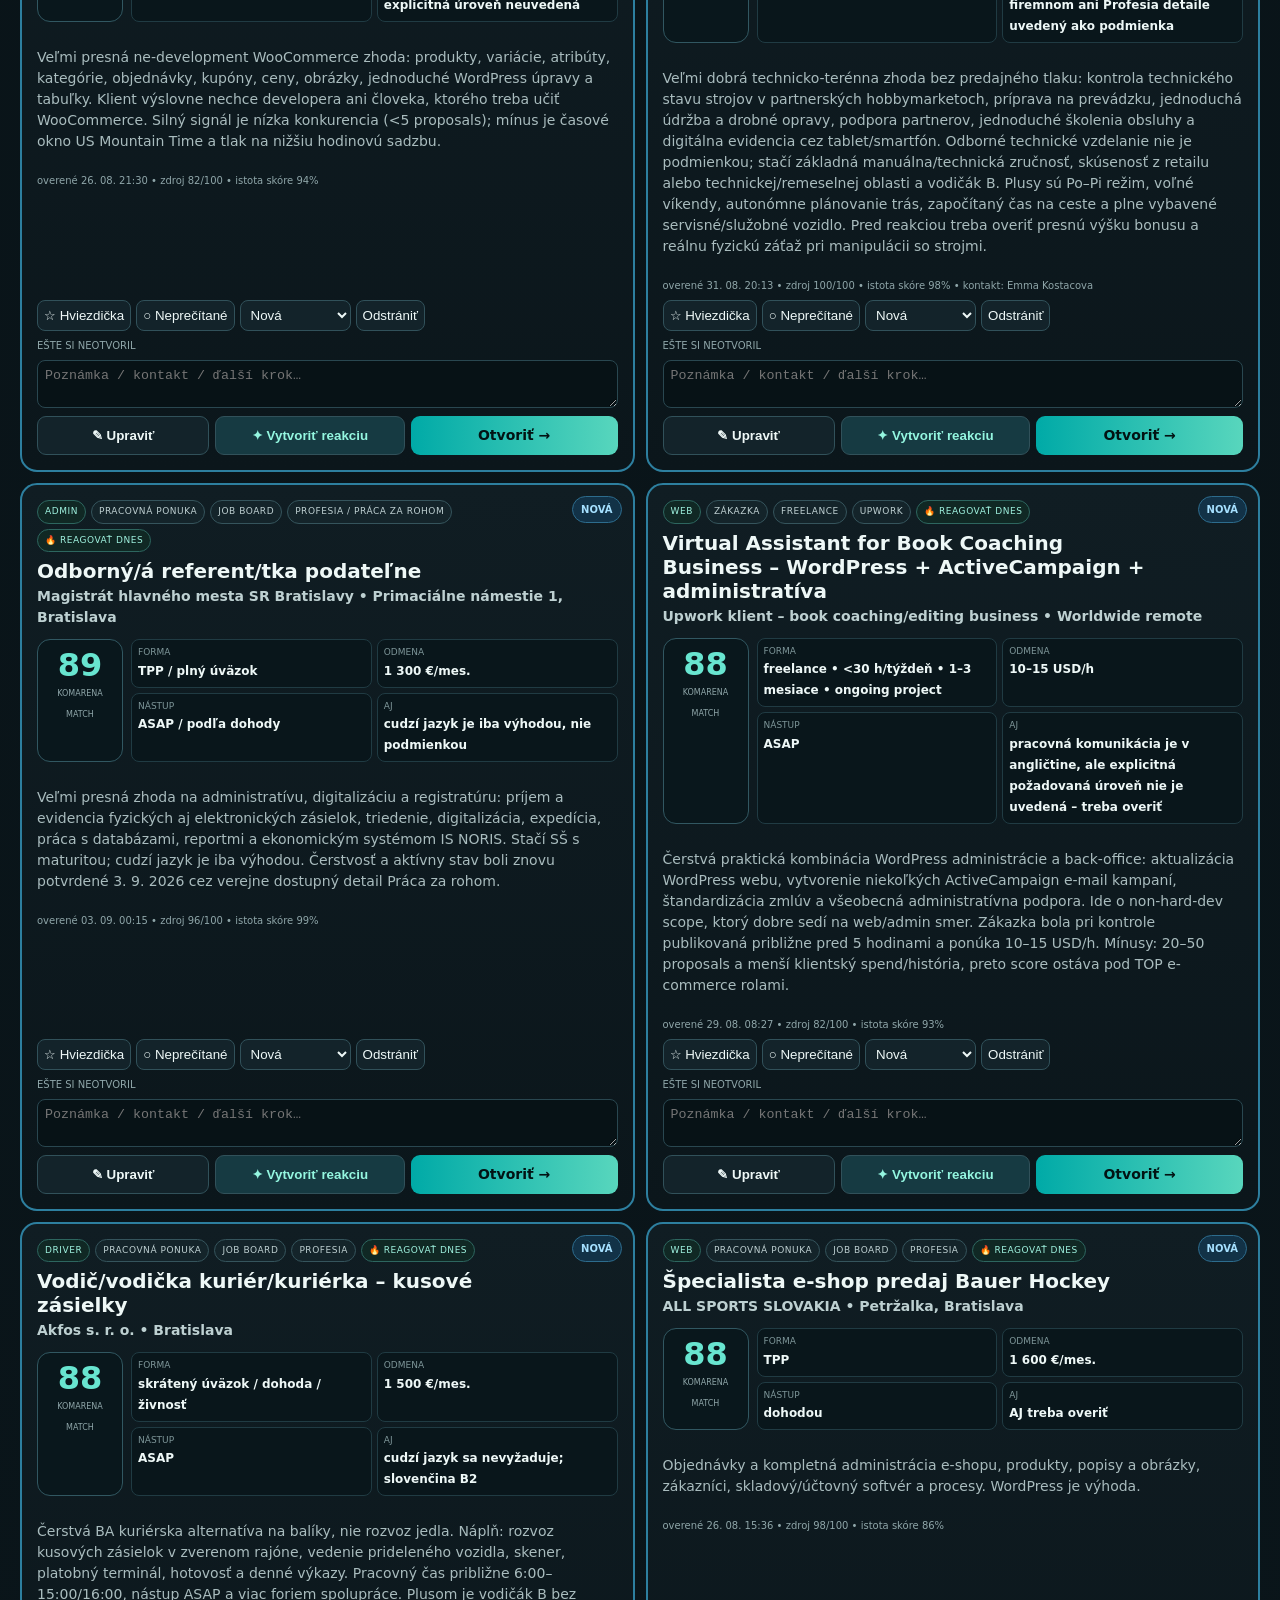
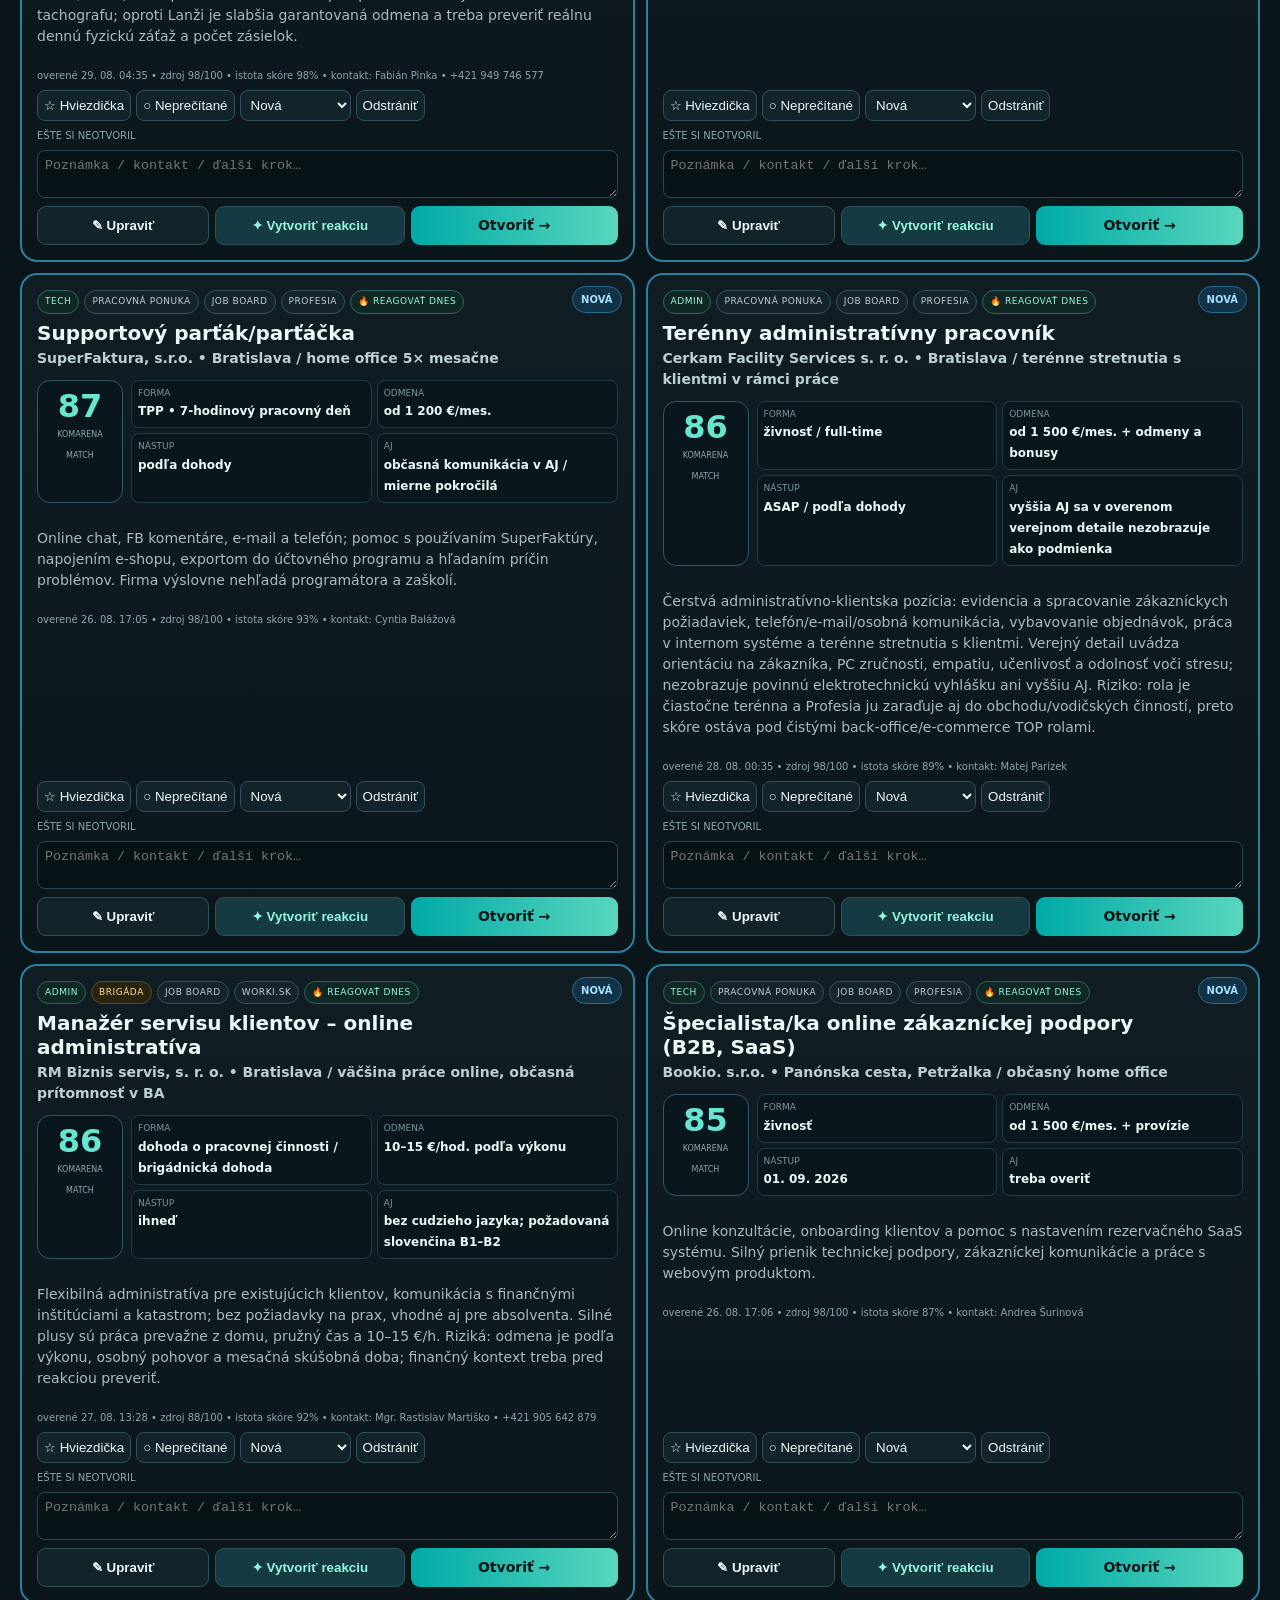
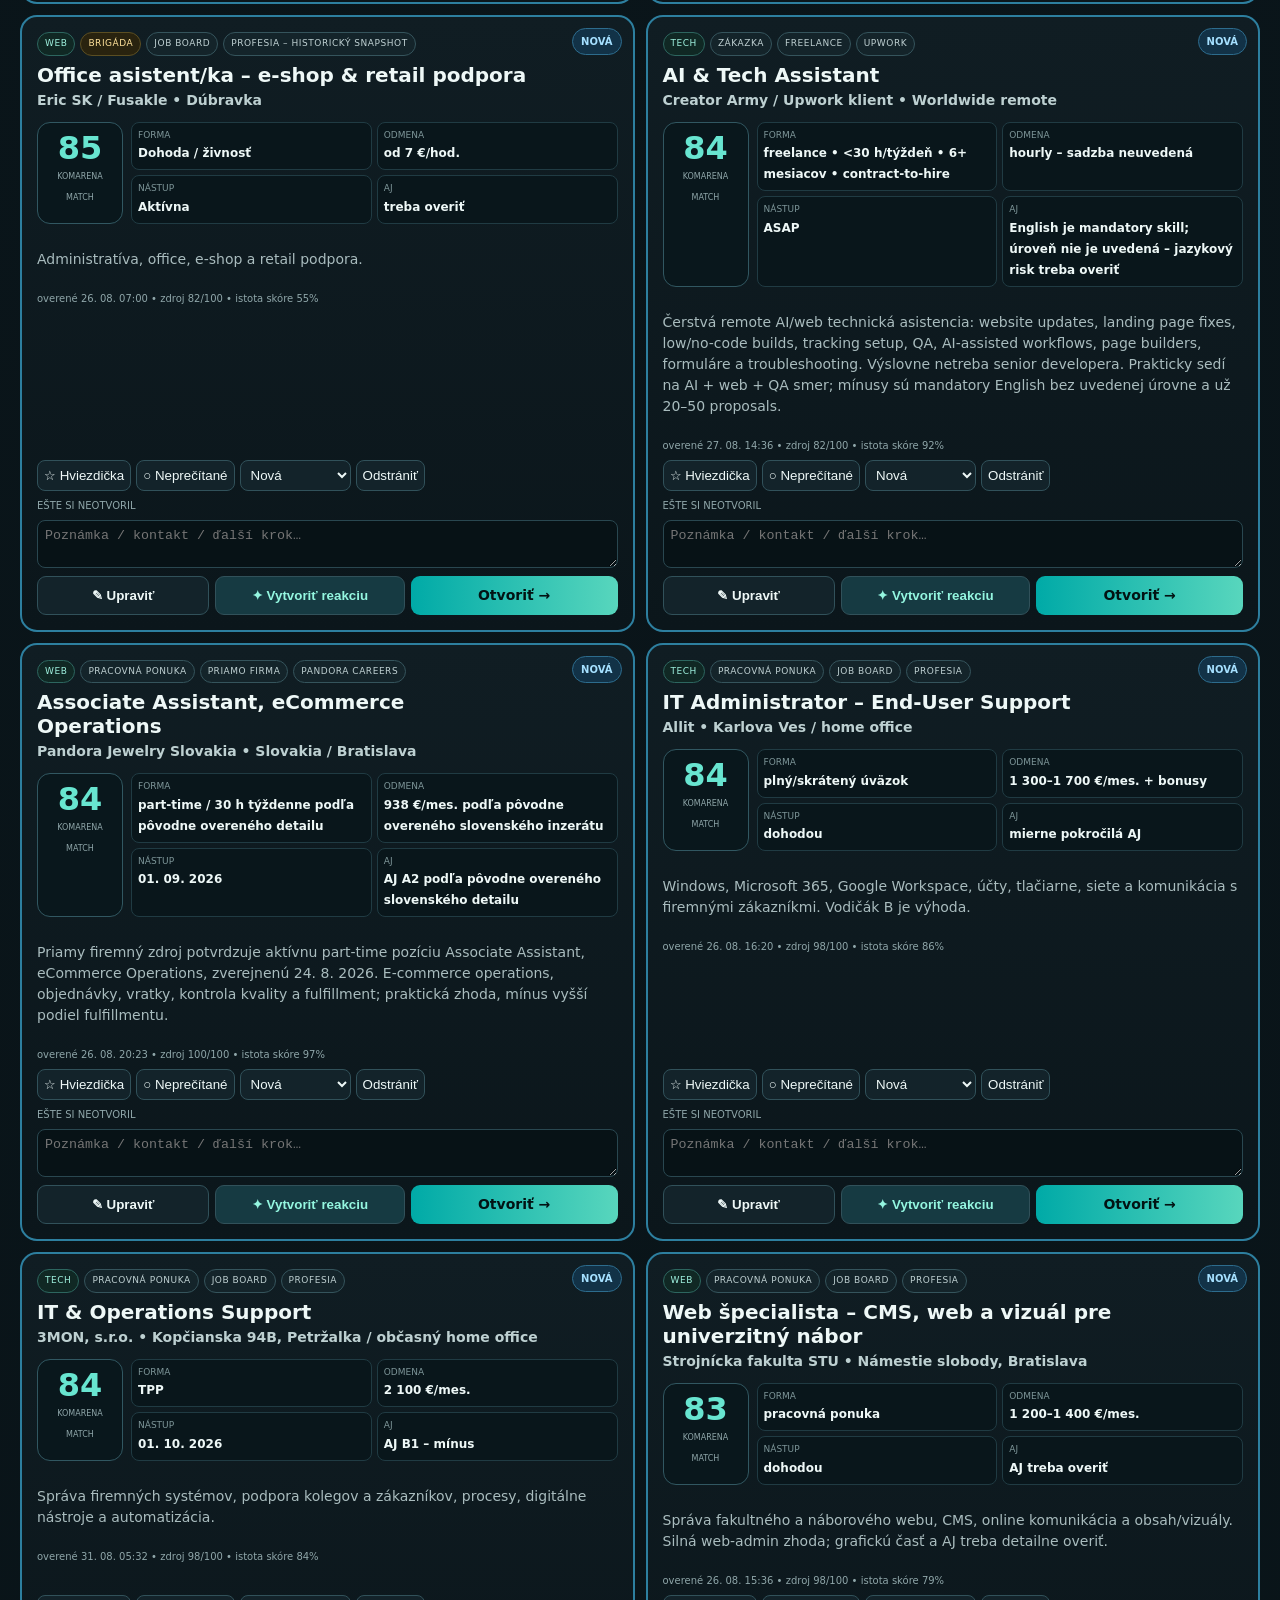
<file: komarena-job-radar-v6.html>
<!DOCTYPE html>
<html lang="sk"><head><meta charset="utf-8"/><meta content="width=device-width,initial-scale=1" name="viewport"/><meta content="#071014" name="theme-color"/><title>KomArena.sk Job Radar v6.1</title><link href="job-radar-v6.css" rel="stylesheet"/></head><body><div class="app"><div class="top"><div><div class="brand">KomArena<b>.sk</b></div><div class="micro">JOB RADAR • PRÁCA PRE JARA • MASTER v6.1</div></div><div class="sync" id="sync">Načítavam zdroje…</div></div>
<section class="hero"><h1>Dáta sa menia. <span>Radar zostáva stabilný.</span></h1><p>MASTER v6.1 používa samostatný JSON feed. Automatické aktualizácie môžu meniť ponuky a register zdrojov, nie vzhľad ani funkcie. Zachováva CRM, editácie, Application Builder a stabilný 40-ponukový BA baseline.</p><div class="metrics"><div class="metric" data-qk="all"><b id="all">0</b><small>aktívne spolu</small></div><div class="metric new" data-qk="new"><b id="new">0</b><small>NOVÉ</small></div><div class="metric" data-qk="seen"><b id="seen">0</b><small>pozerané</small></div><div class="metric star" data-qk="star"><b id="star">0</b><small>★ obľúbené</small></div><div class="metric topm" data-qk="top"><b id="topm">0</b><small>Match 80+</small></div><div class="metric" data-qk="brigada"><b id="brig">0</b><small>brigády</small></div><div class="metric" data-qk="pipe"><b id="pipe">0</b><small>riešim</small></div></div></section>
<section class="toolbar"><div class="filters"><input id="q" placeholder="Hľadať: WordPress, e-shop, IT support, kuriér…"/><select id="origin"><option value="all">Ponuky + brigády + zákazky</option><option value="ponuka">Pracovné ponuky</option><option value="brigáda">Brigády</option><option value="zakazka">Zákazky / dopyty</option></select><select id="track"><option value="all">Všetky smery</option><option value="web">WP / Woo / e-commerce</option><option value="tech">Tech / IT / IoT</option><option value="admin">Administratíva</option><option value="driver">Vodič / kuriér</option><option value="warehouse">Sklad</option><option value="other">Ostatné</option></select><select id="eng"><option value="all">AJ: všetky</option><option value="ok">A2 / bez vyššej</option><option value="unknown">Treba overiť</option><option value="high">Vyššia AJ</option></select><select id="min"><option value="0">Match všetky</option><option value="90">90+</option><option value="80">80+</option><option value="70">70+</option></select><select id="sort"><option value="score">Najlepšia zhoda</option><option value="new">Najprv nepozerané</option><option value="star">Najprv ★</option><option value="view">Naposledy pozerané</option></select></div><div class="tools"><button class="primary" id="refresh">↻ Obnoviť zdroje</button><button id="export">Export CRM</button><button id="restore">Obnoviť odstránené</button></div></section>
<div class="quick"><button class="on" data-qk="all">Všetko</button><button data-qk="today">🔥 Reagovať dnes</button><button data-qk="new">🆕 Nové</button><button data-qk="top">🎯 Match 80+</button><button data-qk="brigada">Brigády</button><button data-qk="zakazka">Zákazky</button><button data-qk="web">WP / Woo</button><button data-qk="tech">Tech / support</button><button data-qk="pipe">Riešim</button></div><div class="status"><span id="result">0 výsledkov</span><span id="feed">Čakám na feed…</span></div><main class="grid" id="grid"></main><div class="empty" id="empty">Žiadny výsledok pre zvolené filtre.</div><div class="footer">KomArena.sk Job Radar v6.1 • živý JSON + interný BA baseline • otvorená stránka kontroluje feed každých 5 minút</div></div>
<div class="modal" id="editModal"><div class="box"><div class="head"><h2>Upraviť ponuku</h2><button data-close="editModal">Zavrieť ✕</button></div><div class="body"><div class="edit"><label>Názov<input id="et"/></label><label>Firma<input id="ec"/></label><label>Lokalita<input id="el"/></label><label>Odmena<input id="ep"/></label><label>Forma<input id="ef"/></label><label>Nástup<input id="es"/></label><label>AJ<select id="ee"><option value="ok">A2 / bez vyššej</option><option value="unknown">Treba overiť</option><option value="high">Vyššia</option></select></label><label>Kategória<input id="eca"/></label><label class="full">Popis<textarea id="ed"></textarea></label></div><div class="ma"><button class="primary" id="saveEdit">Uložiť moje úpravy</button><button id="resetEdit">Vrátiť zdrojové údaje</button></div></div></div></div>
<div class="modal" id="reactModal"><div class="box"><div class="head"><h2 id="rt">Vytvoriť reakciu</h2><button data-close="reactModal">Zavrieť ✕</button></div><div class="body build"><section><h3>Personalizovaná reakcia</h3><textarea id="reaction"></textarea><div class="ma"><button class="primary" id="copy">Skopírovať</button><button id="short">Skrátiť</button></div></section><section><h3>Personalizované CV</h3><textarea id="cv"></textarea><div class="ma"><button class="primary" id="download">Stiahnuť CV HTML</button><button id="print">Tlač / PDF</button></div></section><section class="full"><h3>Argumenty</h3><div class="reasons" id="reasons"></div></section></div></div></div>
<script>(()=>{const nativeFetch=window.fetch.bind(window);const esc=s=>String(s??'').replace(/[&<>"']/g,c=>({'&':'&amp;','<':'&lt;','>':'&gt;','"':'&quot;',"'":'&#39;'}[c]));window.fetch=async(input,init)=>{if(typeof input==='string'&&input.includes('brigady-ba-2026-08-26.html')){const r=await nativeFetch('baseline-jobs.json?t='+Date.now(),{cache:'no-store'});if(!r.ok)return r;const d=await r.json();const cards=(d.jobs||[]).map(j=>`<article class="job-card"><h3>${esc(j.title)}</h3><div class="company">${esc(j.company)}</div><div class="facts"><div><b>📍 Lokalita</b><span>${esc(j.location)}</span></div><div><b>💼 Forma</b><span>${esc(j.form)}</span></div><div><b>💶 Odmena</b><span>${esc(j.pay)}</span></div><div><b>⚡ Nástup</b><span>${esc(j.start)}</span></div></div><p>${esc(j.desc)}</p><a class="apply" href="${esc(j.url)}">Otvoriť</a></article>`).join('');return new Response('<!doctype html><html><body>'+cards+'</body></html>',{status:200,headers:{'Content-Type':'text/html; charset=utf-8'}})}return nativeFetch(input,init)}})();</script>
<script src="job-radar-v6.1.js?v=6212"></script></body></html>
</file>
<file: job-radar-v6.css>
:root{--bg:#071014;--p:#0f1c22;--t:#eef8f7;--m:#8fa6a9;--l:#294952;--a:#00aaa7;--a2:#68e5d0;--blue:#7dd3fc;--gold:#ffd166;--green:#79e3ad}
*{box-sizing:border-box}body{margin:0;background:radial-gradient(circle at 9% -8%,#18444b,transparent 32%),linear-gradient(#071014,#0a151a 48%,#071014);color:var(--t);font:14px/1.5 system-ui,-apple-system,Segoe UI,Arial}.app{max-width:1480px;margin:auto;padding:20px}.top{display:flex;justify-content:space-between;gap:15px;align-items:center;margin-bottom:15px}.brand{font-size:29px;font-weight:950;letter-spacing:-.045em}.brand b{color:var(--a2)}.micro{color:var(--m);font-size:10px;text-transform:uppercase;letter-spacing:.13em}.sync{color:var(--m);font-size:12px}.hero{background:linear-gradient(135deg,#16353d,#0b171c);border:1px solid #315b64;border-radius:23px;padding:23px;box-shadow:0 24px 70px #0005}.hero h1{margin:0;font-size:clamp(31px,5vw,55px);line-height:1;letter-spacing:-.05em}.hero h1 span{color:var(--a2)}.hero p{max-width:960px;color:#b7cacc}.metrics{display:grid;grid-template-columns:repeat(7,1fr);gap:8px;margin-top:18px}.metric{background:#09171c;border:1px solid var(--l);border-radius:14px;padding:12px;cursor:pointer}.metric b{display:block;font-size:27px}.metric small{color:var(--m)}.metric.new b{color:var(--blue)}.metric.star b{color:var(--gold)}.metric.topm b{color:var(--a2)}
.toolbar{position:sticky;top:0;z-index:20;margin:13px 0;padding:10px;background:#071014ee;backdrop-filter:blur(12px);border:1px solid var(--l);border-radius:16px}.filters{display:grid;grid-template-columns:2fr repeat(5,1fr);gap:7px}.filters input,.filters select,.tools button{background:#0c1a20;color:var(--t);border:1px solid #31515a;border-radius:9px;padding:9px}.tools{display:flex;gap:7px;flex-wrap:wrap;margin-top:8px}.tools button{font-weight:800}.tools .primary{background:linear-gradient(90deg,var(--a),#58d6bd);color:#021313;border:0}.quick{display:flex;gap:7px;flex-wrap:wrap;margin-bottom:11px}.quick button{background:#0d1b21;color:#bdd0d1;border:1px solid var(--l);border-radius:999px;padding:7px 10px;font-weight:800}.quick button.on{background:#123039;border-color:#4b8b92}.status{display:flex;justify-content:space-between;gap:10px;color:var(--m);font-size:12px;margin:8px 2px}.grid{display:grid;grid-template-columns:1fr 1fr;gap:11px}.card{position:relative;background:linear-gradient(#101d23,#0b161b);border:1px solid #294750;border-radius:17px;padding:15px;display:flex;flex-direction:column;min-height:445px;transition:.15s}.card:hover{transform:translateY(-2px);border-color:#42727b}.card.new{border:2px solid #2d7f9f}.card.seen{opacity:.74}.card.active{border-color:#3f8b72;opacity:1}.badge{position:absolute;right:11px;top:11px;border-radius:999px;padding:5px 8px;background:#123247;color:#a5e0ff;border:1px solid #2d6c8d;font-size:10px;font-weight:900}.seen .badge{background:#29323a;color:#c5cfd3;border-color:#4b5963}.active .badge{background:#173b2f;color:#96f0ca;border-color:#2c6e57}.labels{display:flex;gap:5px;flex-wrap:wrap;padding-right:80px}.label{font-size:9px;text-transform:uppercase;letter-spacing:.06em;border:1px solid #35545c;border-radius:999px;padding:4px 7px;color:#bfd0d2;background:#14242a}.label.cat{color:#9ff2df;border-color:#2d665f;background:#102824}.label.brig{color:#ffe29a;border-color:#5b4e22;background:#29230f}.card h3{margin:7px 85px 3px 0;font-size:20px;line-height:1.2}.company{font-weight:750;color:#bdd0d1}.scoreRow{display:grid;grid-template-columns:86px 1fr;gap:8px;margin:11px 0}.score{background:#09171c;border:1px solid #315761;border-radius:13px;padding:9px;text-align:center}.score b{display:block;font-size:32px;color:var(--a2);line-height:1}.score small{font-size:8px;color:var(--m);text-transform:uppercase}.facts{display:grid;grid-template-columns:1fr 1fr;gap:5px}.fact{background:#09161b;border:1px solid #203b43;border-radius:8px;padding:6px}.fact span{display:block;color:#7e9699;font-size:9px;text-transform:uppercase}.fact b{font-size:12px}.desc{color:#a9bcbe}.crm{display:flex;gap:5px;flex-wrap:wrap;margin-top:auto}.crm button,.crm select{background:#13232a;color:var(--t);border:1px solid #31515a;border-radius:8px;padding:6px}.crm .on{color:var(--gold)}.view{font-size:10px;color:var(--m);margin:7px 0}.note{width:100%;min-height:48px;background:#071216;color:var(--t);border:1px solid #294750;border-radius:8px;padding:7px;resize:vertical}.actions{display:grid;grid-template-columns:1fr 1.1fr 1.2fr;gap:6px;margin-top:8px}.actions button,.actions a{border:1px solid #31515a;background:#13232a;color:var(--t);border-radius:9px;padding:9px;text-decoration:none;text-align:center;font-weight:850}.actions .react{background:#163a42;color:#94f6e0}.actions .open{background:linear-gradient(90deg,var(--a),#58d6bd);color:#021313;border:0}.empty{display:none;text-align:center;color:var(--m);padding:50px}.modal{position:fixed;inset:0;background:#020608e8;display:none;z-index:999;align-items:flex-start;justify-content:center;padding:24px;overflow:auto}.modal.show{display:flex}.box{width:min(1050px,100%);background:#0d191f;border:1px solid #315862;border-radius:17px;overflow:hidden}.head{display:flex;justify-content:space-between;align-items:center;padding:14px 16px;border-bottom:1px solid #29464f}.head h2{margin:0}.head button,.ma button{background:#17303a;color:var(--t);border:1px solid #35616b;border-radius:8px;padding:8px}.body{padding:16px}.edit{display:grid;grid-template-columns:1fr 1fr;gap:8px}.edit label{color:var(--m);font-size:11px}.edit input,.edit select,.edit textarea,.build textarea{width:100%;background:#071216;color:var(--t);border:1px solid #29464f;border-radius:8px;padding:8px;margin-top:3px}.edit textarea{min-height:105px}.full{grid-column:1/-1}.ma{display:flex;gap:7px;flex-wrap:wrap;margin-top:10px}.ma .primary{background:linear-gradient(90deg,var(--a),#58d6bd);color:#021313;border:0}.build{display:grid;grid-template-columns:1fr 1fr;gap:10px}.build section{background:#091419;border:1px solid #24434c;border-radius:11px;padding:11px}.build h3{margin:0 0 6px;color:var(--a2)}.build textarea{min-height:275px}.reasons{display:grid;grid-template-columns:repeat(3,1fr);gap:7px}.reasons div{background:#0c1c22;border:1px solid #27454e;border-radius:8px;padding:8px;color:#bfd0d2;font-size:12px}.footer{text-align:center;color:#70878a;font-size:11px;padding:22px}@media(max-width:1100px){.filters{grid-template-columns:repeat(3,1fr)}.metrics{grid-template-columns:repeat(4,1fr)}}@media(max-width:760px){.app{padding:13px}.top{flex-direction:column;align-items:flex-start}.grid{grid-template-columns:1fr}.filters{grid-template-columns:1fr 1fr}.filters input{grid-column:1/-1}.metrics{grid-template-columns:1fr 1fr}.actions{grid-template-columns:1fr}.edit,.build{grid-template-columns:1fr}.full{grid-column:auto}.reasons{grid-template-columns:1fr}}
</file>
